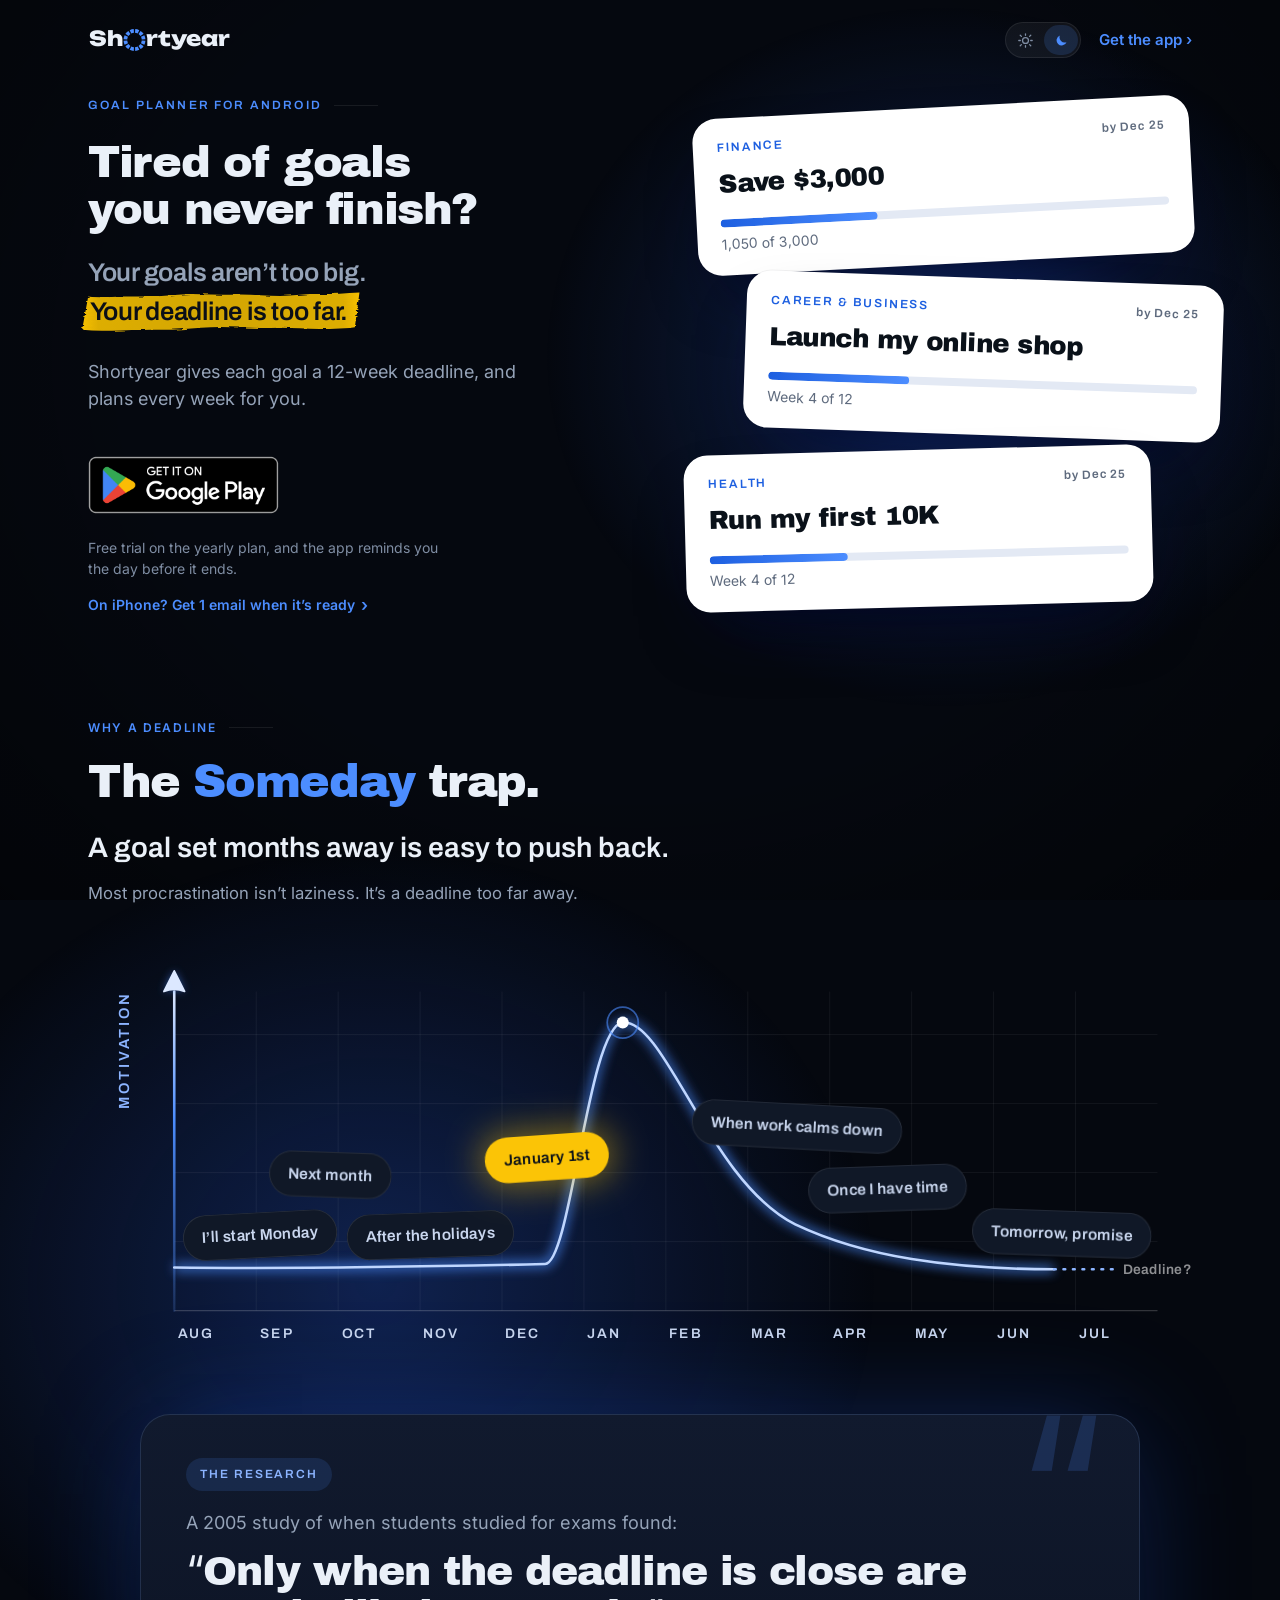
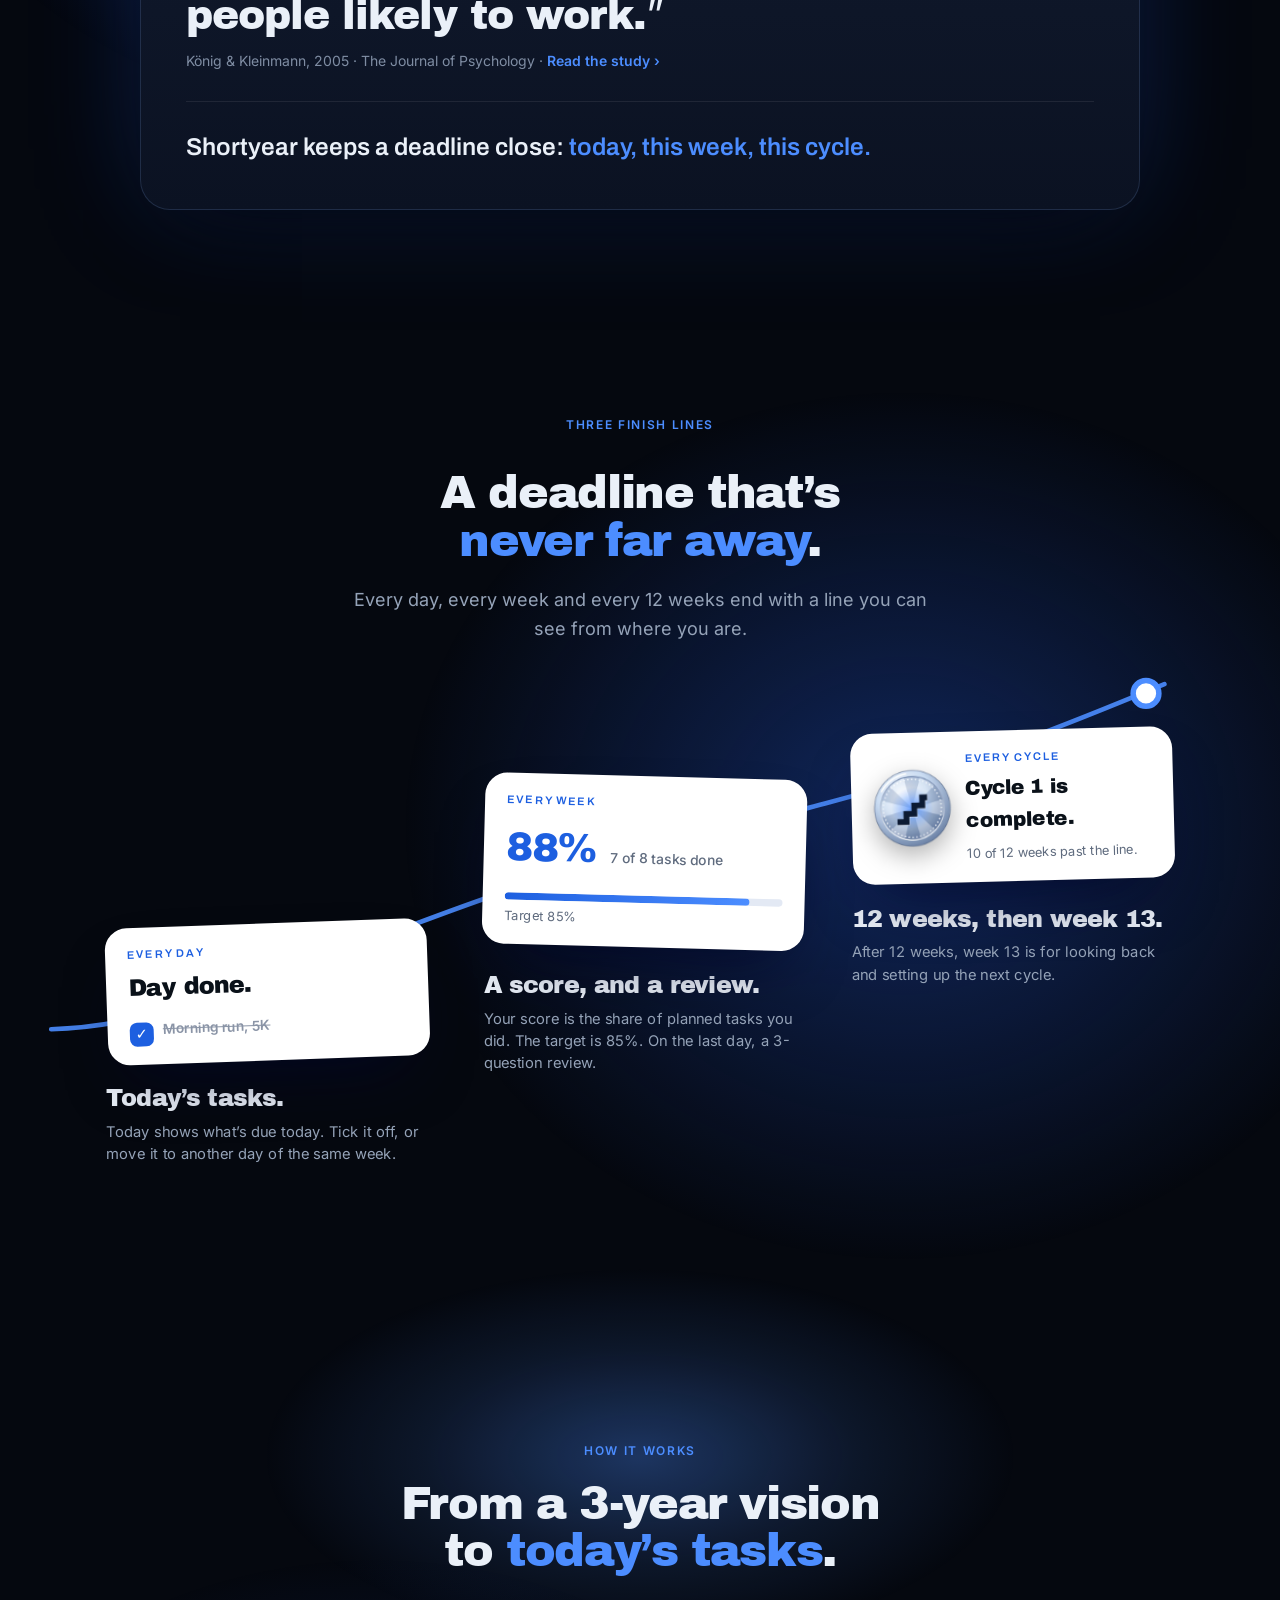
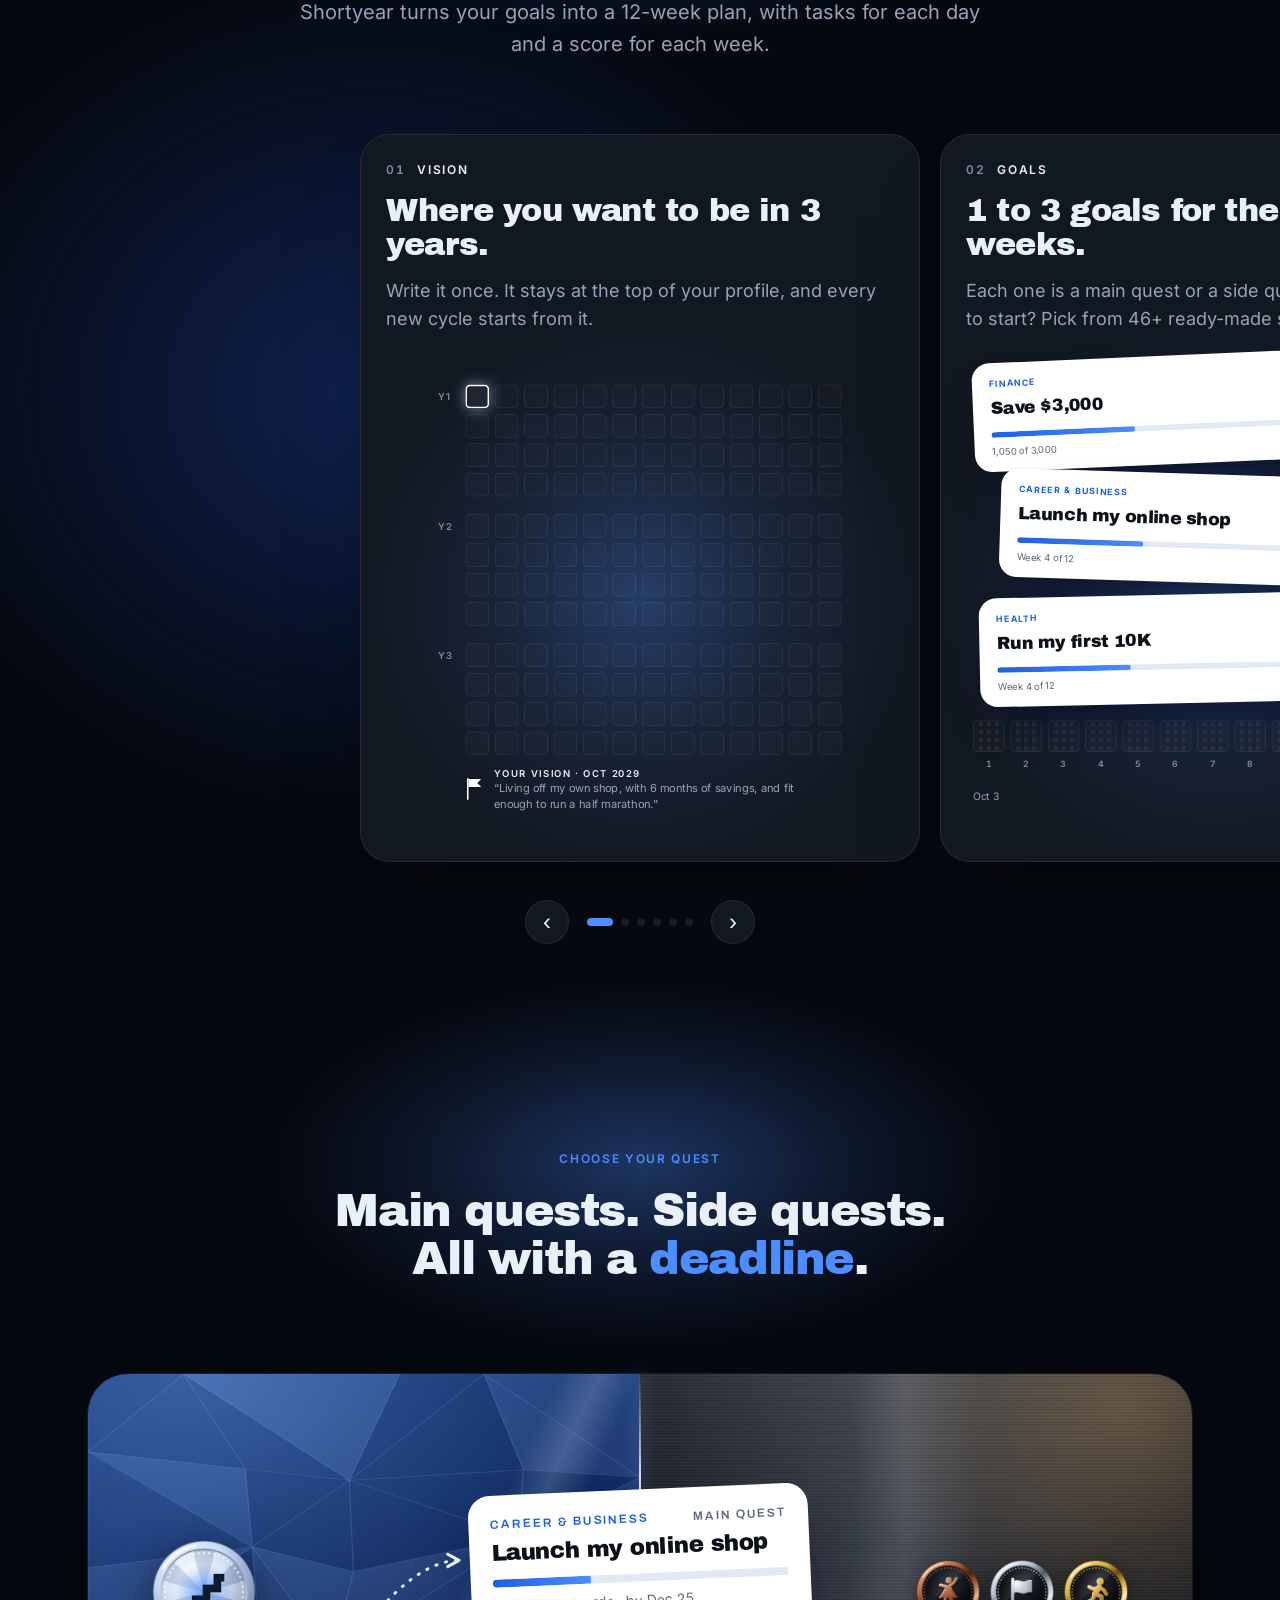
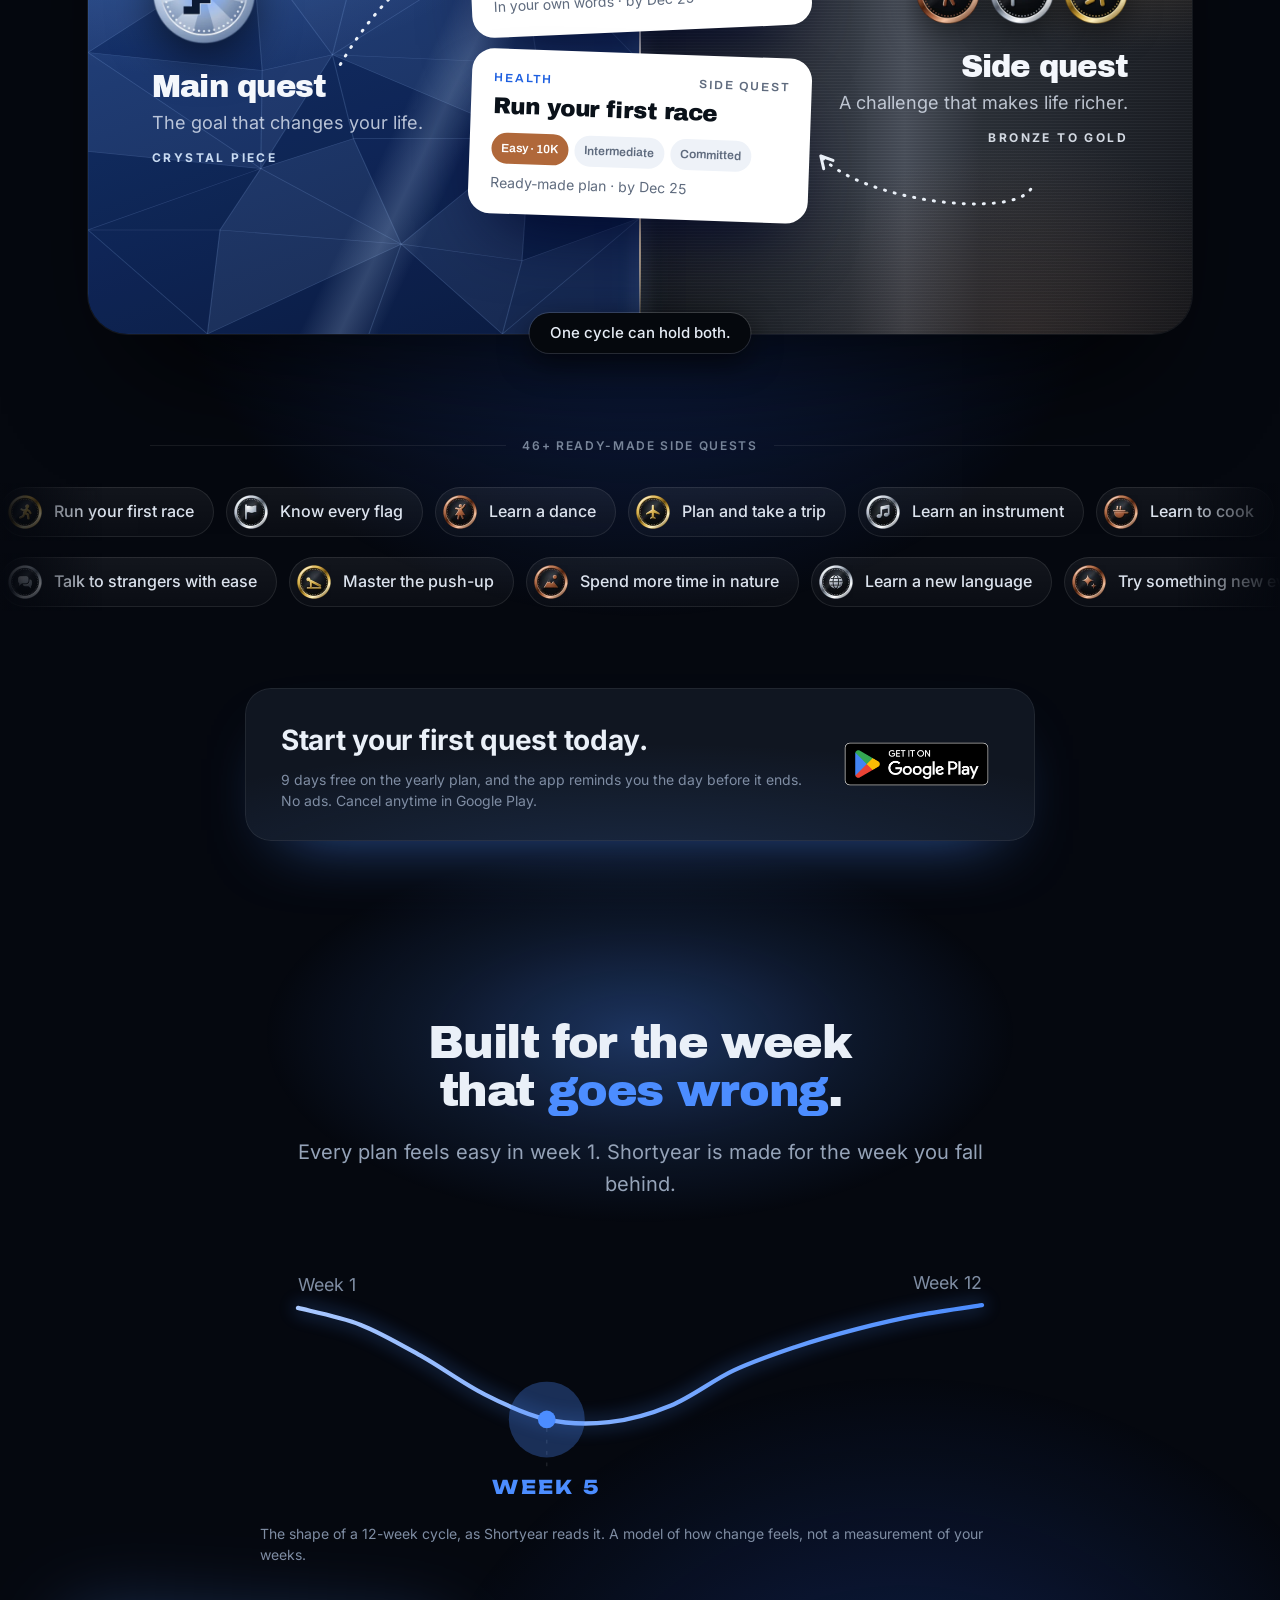
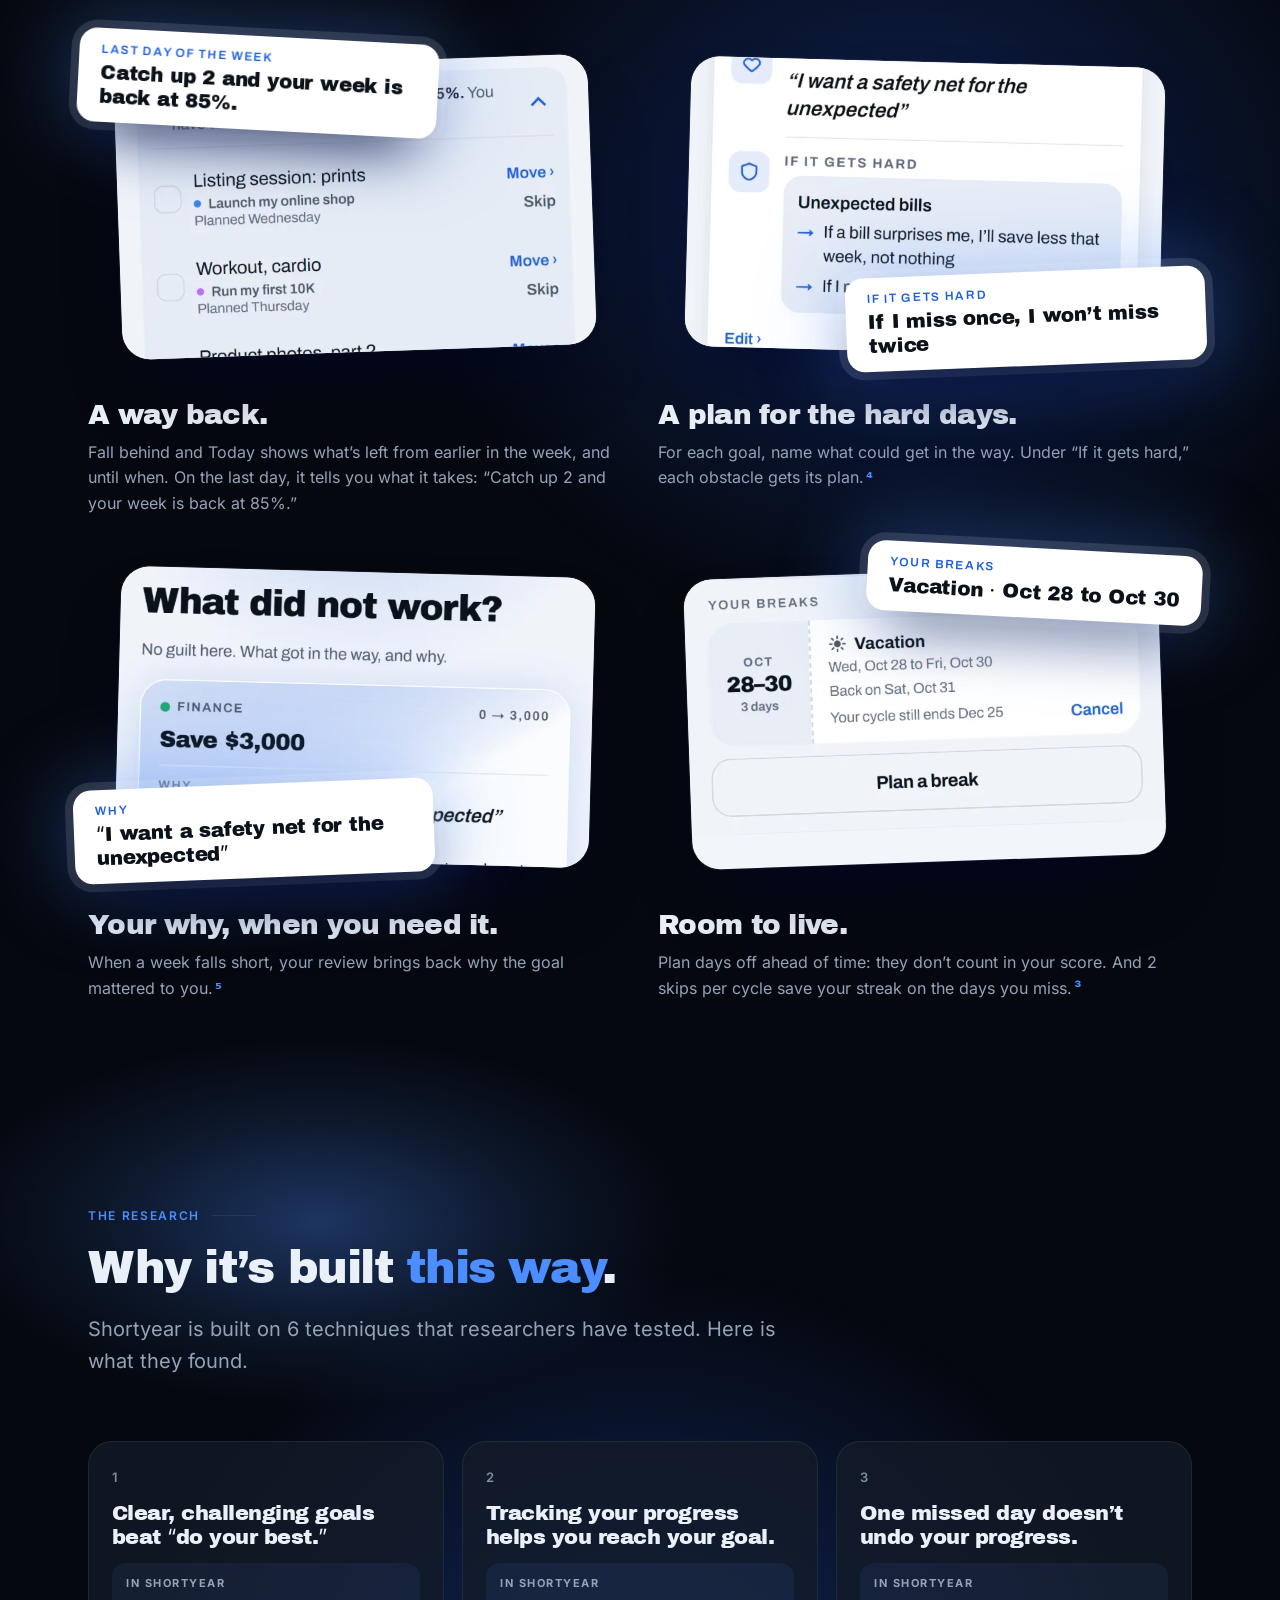
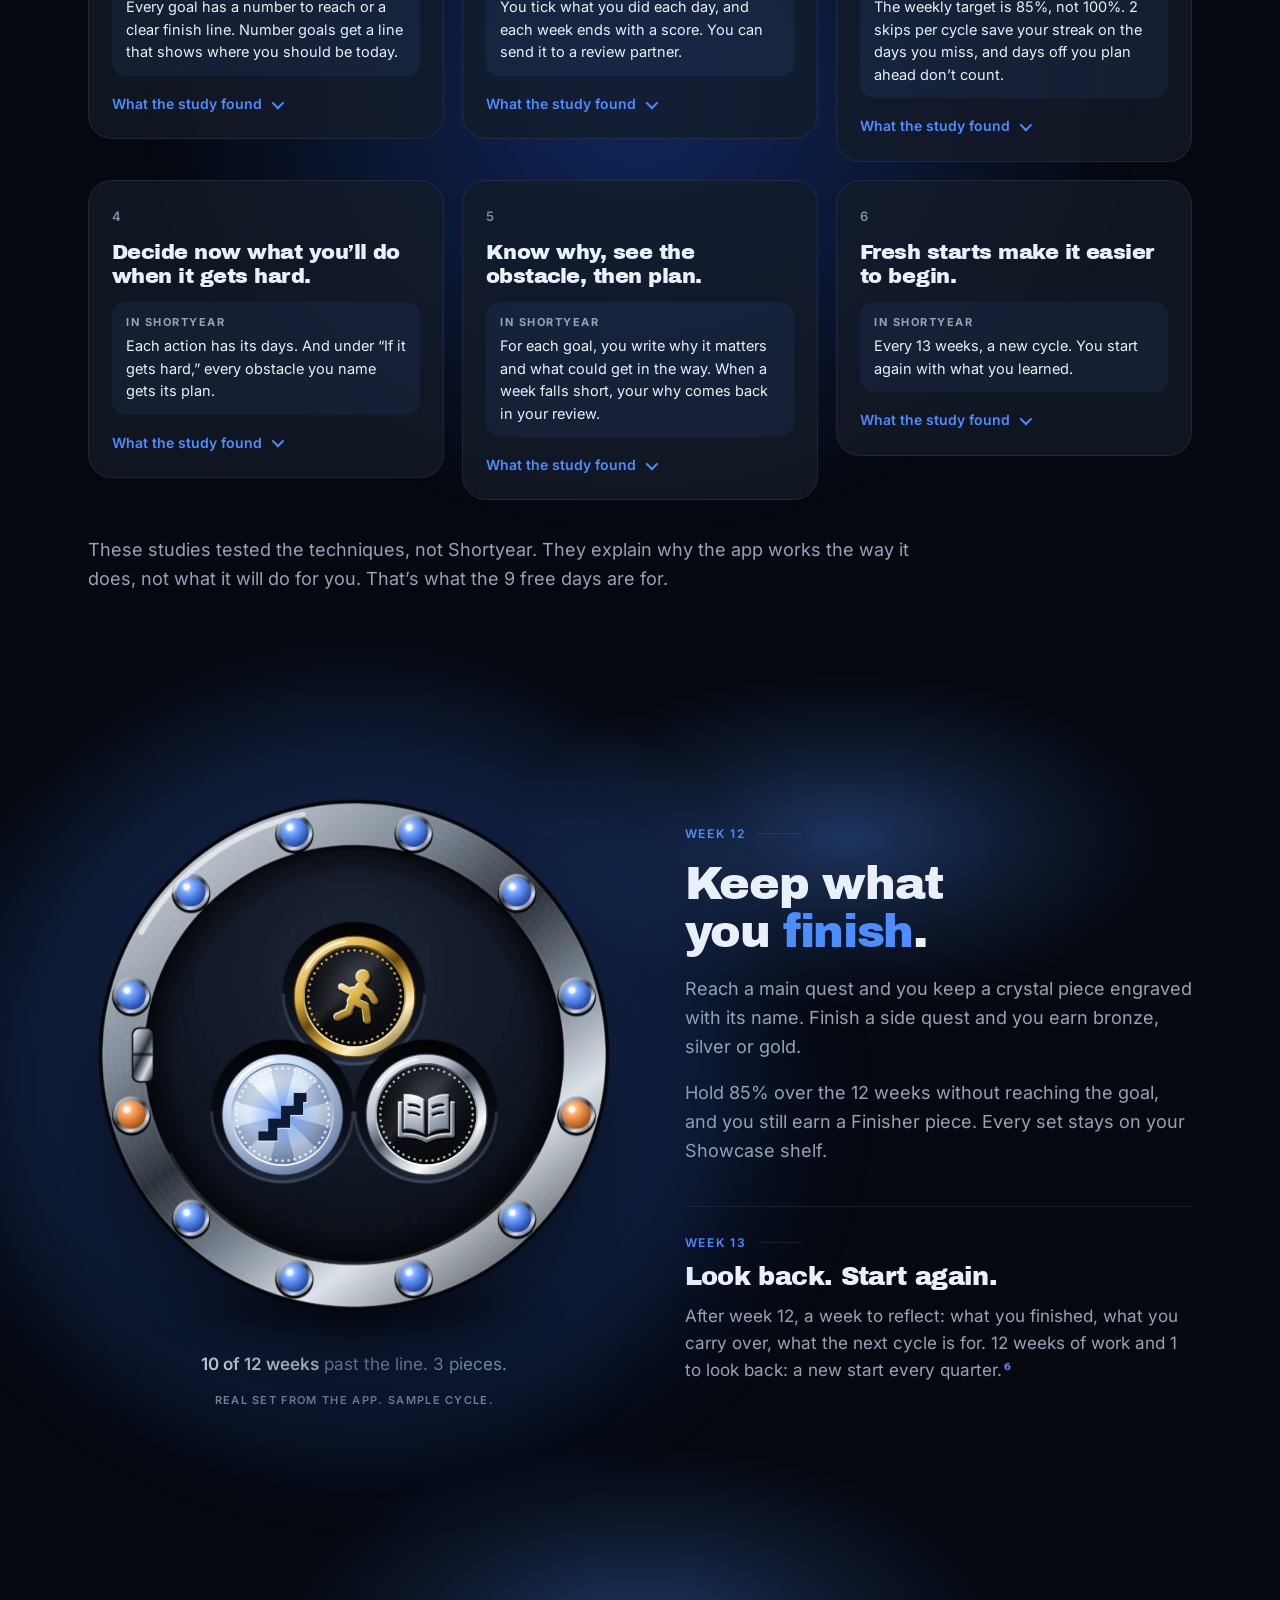
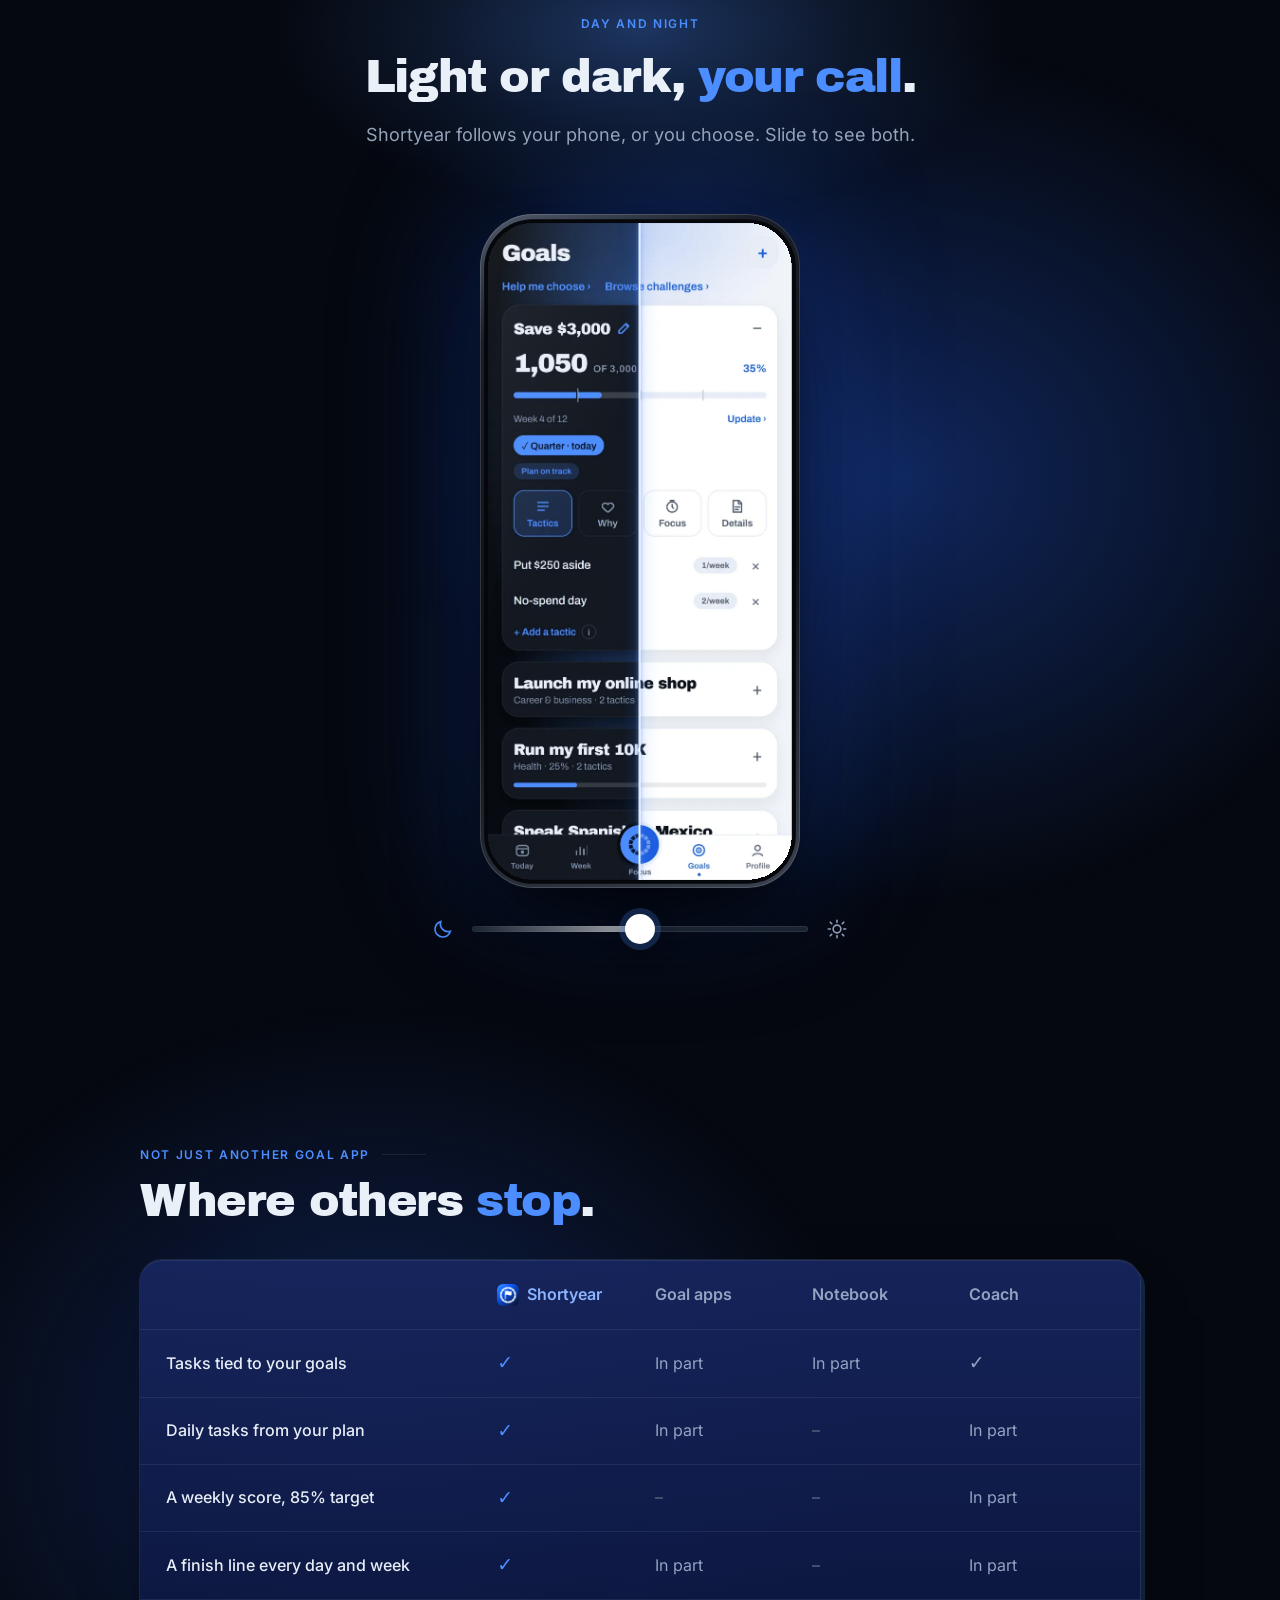
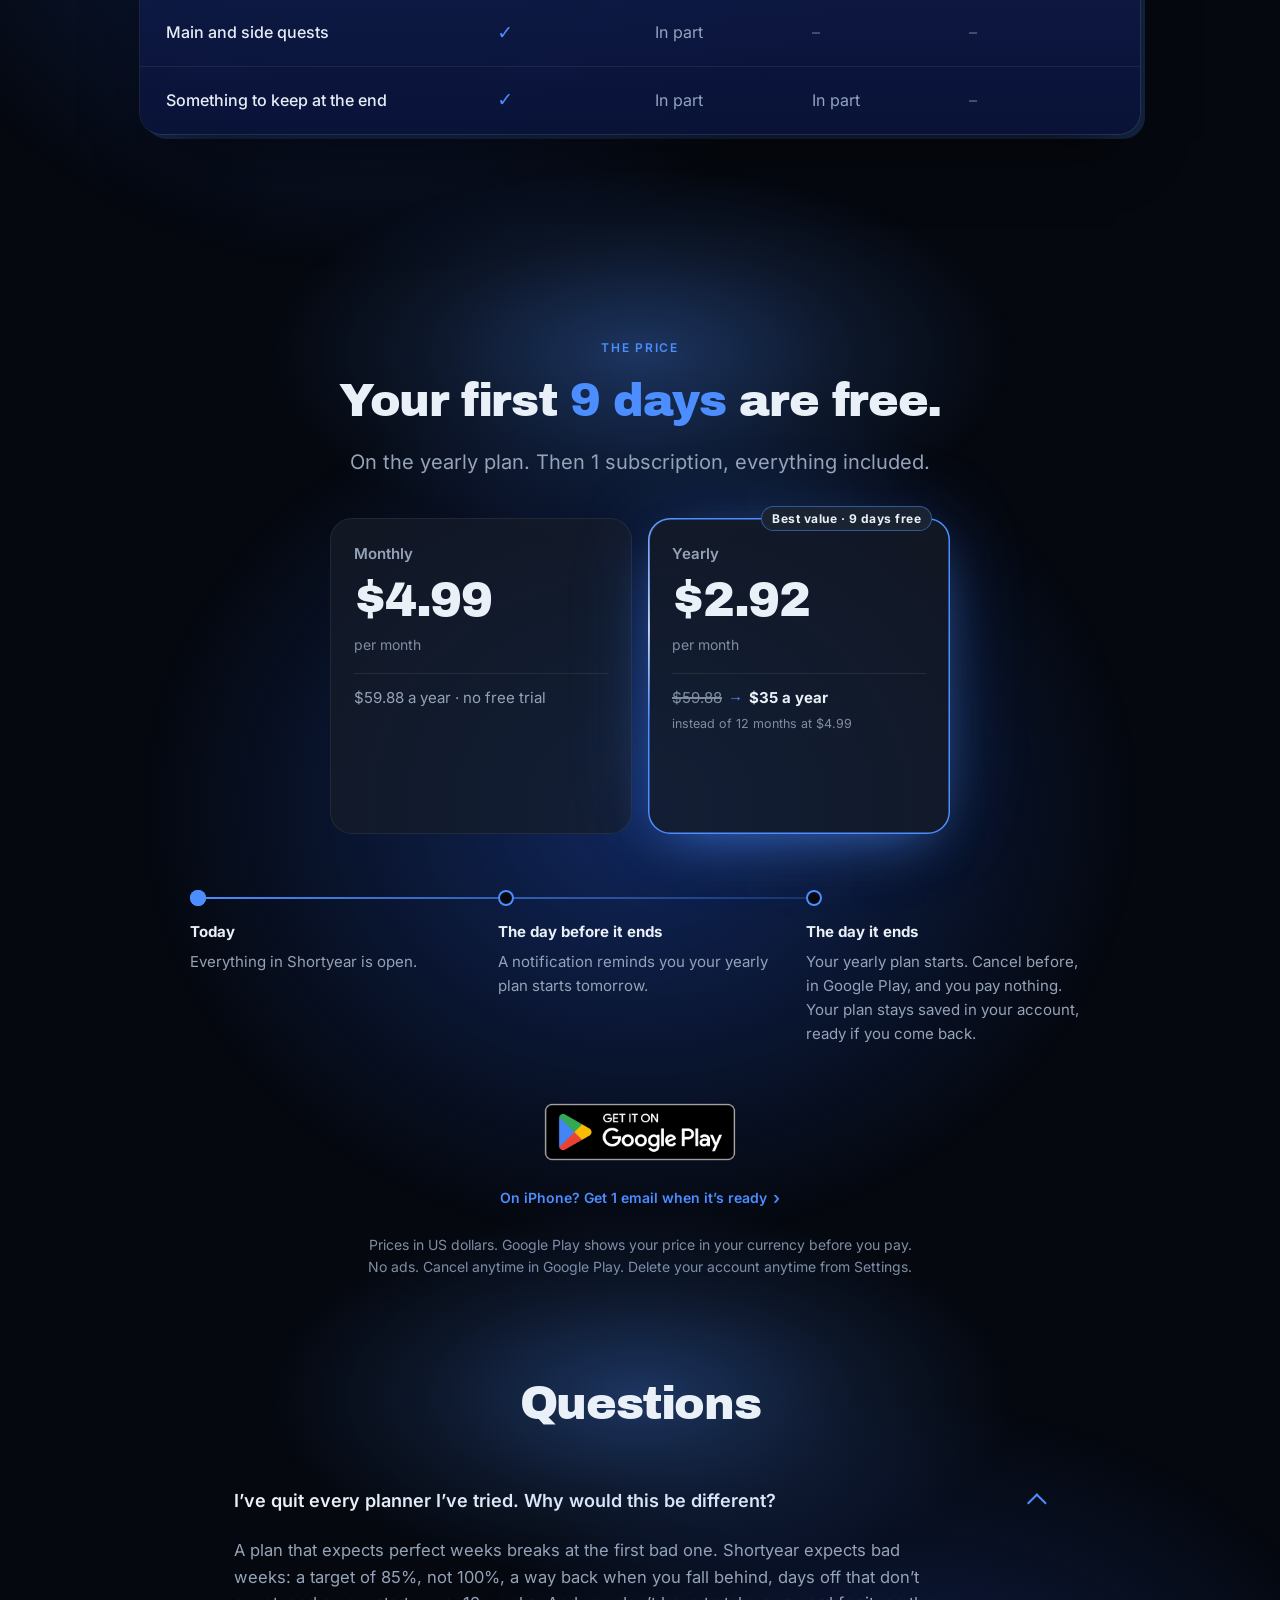
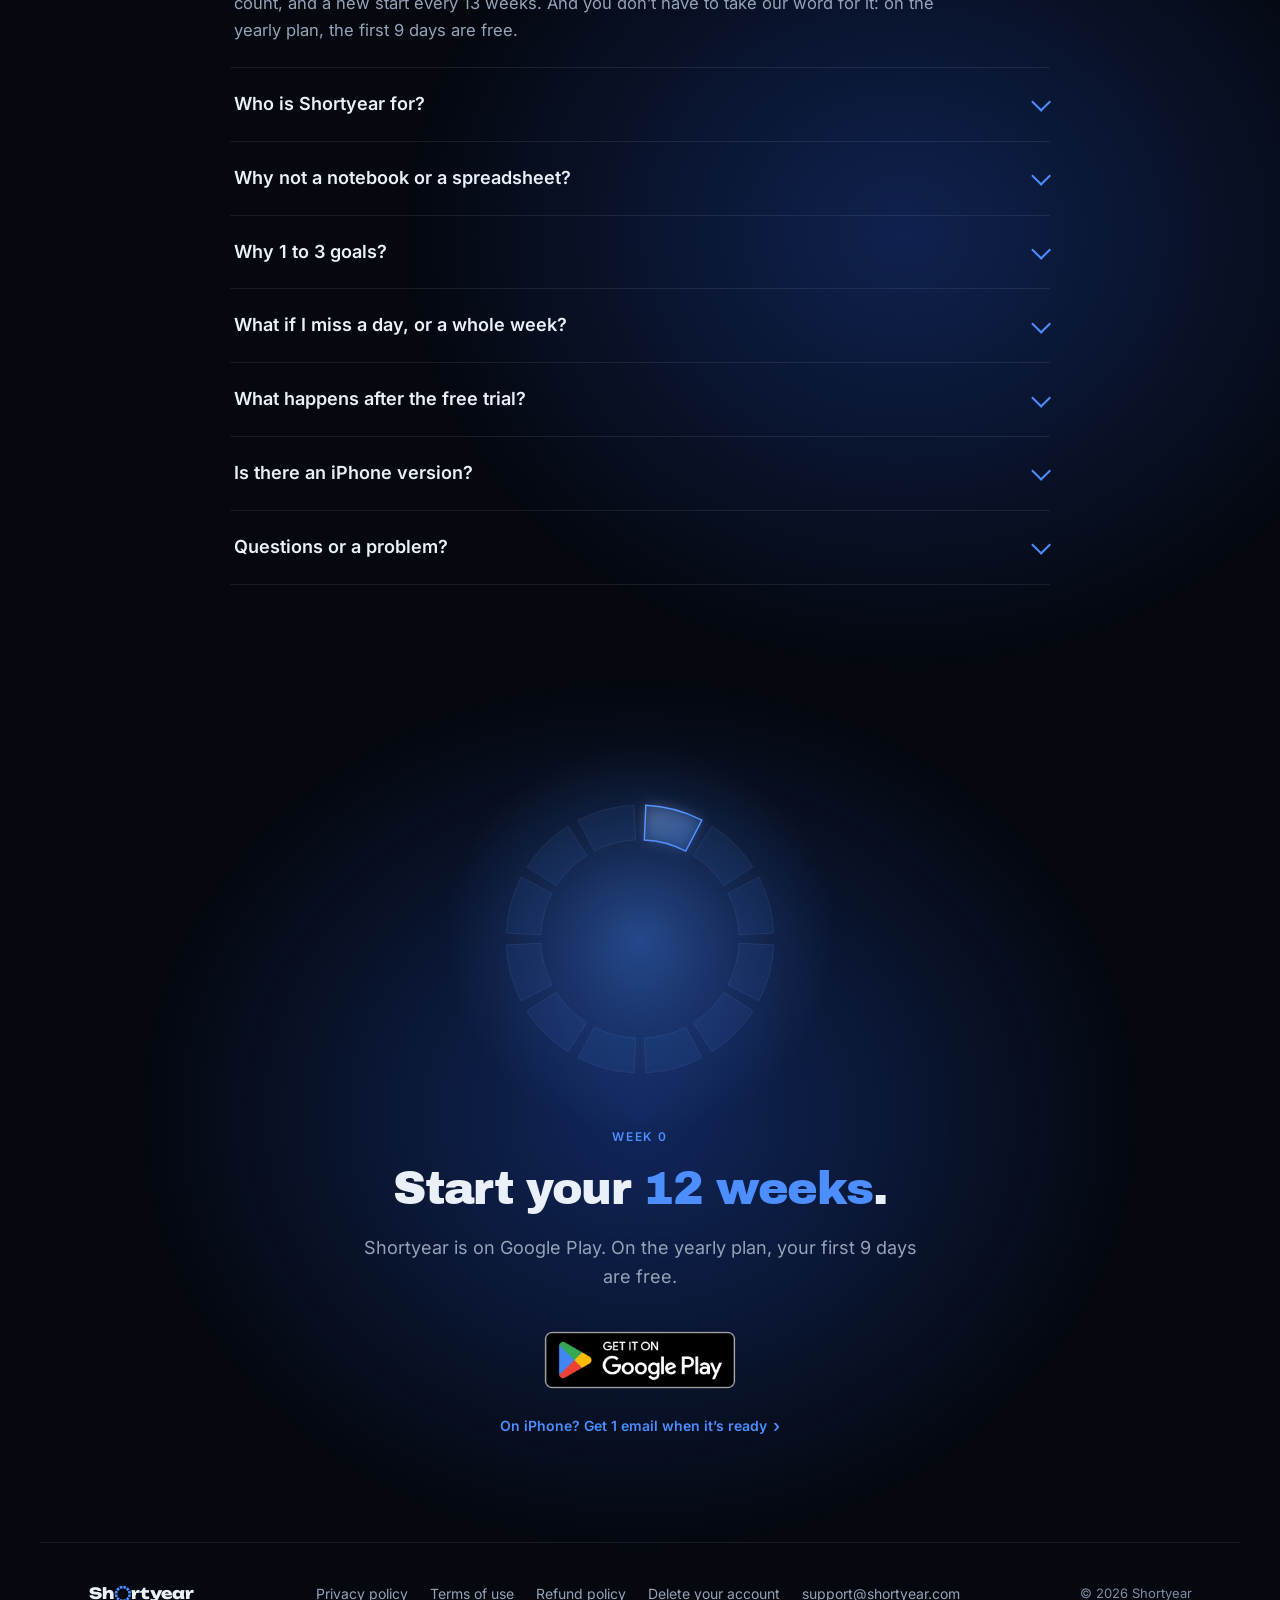
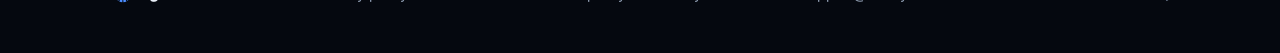
<file: index.html>
<!doctype html>
<html lang="en">
<head>
<meta charset="utf-8">
<meta name="viewport" content="width=device-width, initial-scale=1, viewport-fit=cover">
<title>Shortyear: Goals Planner · Give your goals a 12-week deadline</title>
<meta name="description" content="A goal planner app that turns your goals into a 12-week plan against procrastination, with daily tasks and a weekly score. On Google Play.">
<meta name="theme-color" content="#05080F">
<link rel="canonical" href="https://shortyear.com/">
<meta property="og:type" content="website">
<meta property="og:url" content="https://shortyear.com/">
<meta property="og:site_name" content="Shortyear">
<meta property="og:title" content="Give your goals a 12-week deadline.">
<meta property="og:description" content="A goal planner app that turns your goals into a 12-week plan against procrastination, with daily tasks and a weekly score. On Google Play.">
<meta property="og:image" content="https://shortyear.com/img/og.png">
<meta property="og:image:width" content="1200">
<meta property="og:image:height" content="630">
<meta name="twitter:card" content="summary_large_image">
<script type="application/ld+json">{"@context":"https://schema.org","@graph":[{"@type":"WebSite","name":"Shortyear","url":"https://shortyear.com/"},{"@type":"SoftwareApplication","name":"Shortyear","alternateName":"Shortyear: Goals Planner","description":"A goal planner app that turns your goals into a 12-week plan against procrastination, with daily tasks and a weekly score. On Google Play.","url":"https://shortyear.com/","image":"https://shortyear.com/img/og.png","applicationCategory":"ProductivityApplication","operatingSystem":"Android","installUrl":"https://play.google.com/store/apps/details?id=com.antidote.twelve","offers":[{"@type":"Offer","name":"Monthly","price":"4.99","priceCurrency":"USD"},{"@type":"Offer","name":"Yearly","price":"35.00","priceCurrency":"USD"}]}]}</script>
<link rel="icon" href="favicon.png?v=f98cb713">
<script>!function(){var e=document.documentElement,t=new URLSearchParams(location.search).get("theme"),a=null;try{a=localStorage.getItem("sy-theme")}catch(e){}var c="light"===t||"dark"===t?t:a||"dark";e.setAttribute("data-theme",c),e.classList.add("js"),(matchMedia("(prefers-reduced-motion: reduce)").matches||new URLSearchParams(location.search).has("still"))&&e.classList.add("still")}();</script>
<style>html{background:#05080F;color:#EAF0F8}html[data-theme=light]{background:#F1F4FA;color:#0A1119}body{opacity:0;animation:sy-show 0s 2.5s forwards}@keyframes sy-show{to{opacity:1}}</style>
<link rel="stylesheet" href="fonts/home.css?v=3c403220">
<link rel="stylesheet" href="home.css?v=9ee79879">
</head>
<body>
<div class="bg" aria-hidden="true" data-live><span class="aur a1"></span><span class="aur a2"></span><span class="aur a3"></span><span class="grid"></span><span class="grain"></span></div>
<header class="top wrap" id="top">
  <a class="home" href="index.html" aria-label="Shortyear, home"><svg class="wordmark" viewBox="-5 -87.6 695.0 116.2" role="img" aria-label="Shortyear"><text x="0" y="0" class="wm-text">Sh</text><g transform="translate(167.00 -82.60)" class="wm-ring"><path d="M56.80 0.13 A53.10 53.10 0 0 1 76.38 5.37 L68.46 21.60 A35.05 35.05 0 0 0 55.54 18.14 Z" style="--i:0"/><path d="M82.79 9.08 A53.10 53.10 0 0 1 97.12 23.41 L82.15 33.50 A35.05 35.05 0 0 0 72.70 24.05 Z" style="--i:1"/><path d="M100.83 29.82 A53.10 53.10 0 0 1 106.07 49.40 L88.06 50.66 A35.05 35.05 0 0 0 84.60 37.74 Z" style="--i:2"/><path d="M106.07 56.80 A53.10 53.10 0 0 1 100.83 76.38 L84.60 68.46 A35.05 35.05 0 0 0 88.06 55.54 Z" style="--i:3"/><path d="M97.12 82.79 A53.10 53.10 0 0 1 82.79 97.12 L72.70 82.15 A35.05 35.05 0 0 0 82.15 72.70 Z" style="--i:4"/><path d="M76.38 100.83 A53.10 53.10 0 0 1 56.80 106.07 L55.54 88.06 A35.05 35.05 0 0 0 68.46 84.60 Z" style="--i:5"/><path d="M49.40 106.07 A53.10 53.10 0 0 1 29.82 100.83 L37.74 84.60 A35.05 35.05 0 0 0 50.66 88.06 Z" style="--i:6"/><path d="M23.41 97.12 A53.10 53.10 0 0 1 9.08 82.79 L24.05 72.70 A35.05 35.05 0 0 0 33.50 82.15 Z" style="--i:7"/><path d="M5.37 76.38 A53.10 53.10 0 0 1 0.13 56.80 L18.14 55.54 A35.05 35.05 0 0 0 21.60 68.46 Z" style="--i:8"/><path d="M0.13 49.40 A53.10 53.10 0 0 1 5.37 29.82 L21.60 37.74 A35.05 35.05 0 0 0 18.14 50.66 Z" style="--i:9"/><path d="M9.08 23.41 A53.10 53.10 0 0 1 23.41 9.08 L33.50 24.05 A35.05 35.05 0 0 0 24.05 33.50 Z" style="--i:10"/><path d="M29.82 5.37 A53.10 53.10 0 0 1 49.40 0.13 L50.66 18.14 A35.05 35.05 0 0 0 37.74 21.60 Z" style="--i:11"/></g><text x="275.7" y="0" class="wm-text">rtyear</text></svg></a>
  <div class="top-right"><div class="theme" role="group" aria-label="Color theme"><button type="button" data-set="light" aria-label="Light"><svg viewBox="0 0 24 24" aria-hidden="true"><circle cx="12" cy="12" r="4.2"/><path d="M12 2.5v2.2M12 19.3v2.2M4.6 4.6l1.6 1.6M17.8 17.8l1.6 1.6M2.5 12h2.2M19.3 12h2.2M4.6 19.4l1.6-1.6M17.8 6.2l1.6-1.6"/></svg></button><button type="button" data-set="dark" aria-label="Dark"><svg viewBox="0 0 24 24" aria-hidden="true"><path d="M20 14.6A8.2 8.2 0 0 1 9.4 4a8.2 8.2 0 1 0 10.6 10.6z"/></svg></button></div><a class="toplink" data-play href="https://play.google.com/store/apps/details?id=com.antidote.twelve&amp;utm_source=shortyear_site&amp;utm_campaign=direct">Get the app ›</a></div>
</header>
<main>
  <section class="wrap hero" id="get" data-frame="hero">
    <div class="copy">
      <p class="label rise" style="--d:0s">GOAL PLANNER FOR ANDROID</p>
      <h1 class="rise" style="--d:.06s">Tired of goals<br>you never finish?</h1>
      <p class="answer rise" style="--d:.14s"><span class="a1">Your goals aren’t too&nbsp;big.</span><br><span class="a2" data-hl>Your deadline is too&nbsp;far.</span></p>
      <p class="hero-sol rise" style="--d:.18s">Shortyear gives each goal a 12-week deadline, and plans every week for you.</p>
      <div class="cta rise" style="--d:.22s">
        <a class="play" data-play href="https://play.google.com/store/apps/details?id=com.antidote.twelve&amp;utm_source=shortyear_site&amp;utm_campaign=direct"><img src="assets/google-play-badge.png" alt="Get it on Google Play" width="646" height="250" decoding="async"></a>
        <p class="fine hero-reassure">Free trial on the yearly plan, and the app reminds you the day before it ends.</p>
        <details class="ios-join"><summary>On iPhone? Get 1 email when it’s ready</summary><div class="join-block">
          <form class="join" data-join="hero" data-platform="ios">
            <label class="sr" for="email-hero">Email address</label>
            <input id="email-hero" name="email" type="email" required maxlength="254" placeholder="Your email" autocomplete="email">
            <input class="trap" type="text" name="website" tabindex="-1" autocomplete="off" aria-hidden="true">
            <button type="submit">Notify me</button>
          </form>
          <p class="join-error" role="alert" hidden>That didn’t go through. Try again, or write to <a href="mailto:support@shortyear.com">support@shortyear.com</a>.</p>
          <p class="fine">1 email when Shortyear is ready for iPhone, nothing else. <a href="privacy.html#waitlist">Privacy policy</a></p>
        </div></details>
      </div>
    </div>
    <div class="hero-goals" aria-label="3 goals, each with its deadline: Save $3,000, Launch my online shop, Run my first 10K, all by December 25">
      <article class="hg" style="--r:-3deg"><p class="hg-k">FINANCE<span>by Dec 25</span></p><b>Save $3,000</b><i class="hg-bar"><i style="width:35%"></i></i><p class="hg-f">1,050 of 3,000</p></article>
      <article class="hg" style="--r:2deg"><p class="hg-k">CAREER &amp; BUSINESS<span>by Dec 25</span></p><b>Launch my online shop</b><i class="hg-bar"><i style="width:33%"></i></i><p class="hg-f">Week 4 of 12</p></article>
      <article class="hg" style="--r:-1.5deg"><p class="hg-k">HEALTH<span>by Dec 25</span></p><b>Run my first 10K</b><i class="hg-bar"><i style="width:33%"></i></i><p class="hg-f">Week 4 of 12</p></article>
    </div>
  </section>
  <section class="wrap sec why2" id="why" data-frame="why a deadline" data-frame-top="96">
    <div class="head" data-reveal>
      <p class="label">WHY A DEADLINE</p>
      <h2>The <span class="k">Someday</span> trap.</h2>
      <p class="lede why2-lede">A goal set months away is easy to push back.</p>
      <p class="body why2-sub">Most procrastination isn’t laziness. It’s a deadline too far away.</p>
    </div>
    <div class="mc" data-reveal><div class="mc-in">
        <svg class="mc-svg" width="1200" height="450" viewBox="0 0 1200 450" aria-hidden="true">
          <defs><filter id="mcg" x="-20%" y="-50%" width="140%" height="200%"><feGaussianBlur stdDeviation="6"/></filter>
          <linearGradient id="mca" gradientUnits="userSpaceOnUse" x1="40" y1="400" x2="40" y2="30"><stop offset="0" stop-color="#4C8DFF" stop-opacity=".15"/><stop offset=".6" stop-color="#4C8DFF"/><stop offset="1" stop-color="#DCE8FF"/></linearGradient>
          <filter id="mcag" x="-200%" y="-50%" width="500%" height="200%"><feGaussianBlur stdDeviation="5"/></filter></defs>
          <path d="M40 80 H1180" class="mc-grid"/><path d="M40 160 H1180" class="mc-grid"/><path d="M40 240 H1180" class="mc-grid"/><path d="M40 320 H1180" class="mc-grid"/>
          <path d="M40 30 V400" class="mc-grid"/><text x="44" y="432" class="mc-month">AUG</text><path d="M135 30 V400" class="mc-grid"/><text x="139" y="432" class="mc-month">SEP</text><path d="M230 30 V400" class="mc-grid"/><text x="234" y="432" class="mc-month">OCT</text><path d="M325 30 V400" class="mc-grid"/><text x="329" y="432" class="mc-month">NOV</text><path d="M420 30 V400" class="mc-grid"/><text x="424" y="432" class="mc-month">DEC</text><path d="M515 30 V400" class="mc-grid"/><text x="519" y="432" class="mc-month">JAN</text><path d="M610 30 V400" class="mc-grid"/><text x="614" y="432" class="mc-month">FEB</text><path d="M705 30 V400" class="mc-grid"/><text x="709" y="432" class="mc-month">MAR</text><path d="M800 30 V400" class="mc-grid"/><text x="804" y="432" class="mc-month">APR</text><path d="M895 30 V400" class="mc-grid"/><text x="899" y="432" class="mc-month">MAY</text><path d="M990 30 V400" class="mc-grid"/><text x="994" y="432" class="mc-month">JUN</text><path d="M1085 30 V400" class="mc-grid"/><text x="1089" y="432" class="mc-month">JUL</text>
          <path d="M40 400 H1180" class="mc-base"/>
          <path d="M40 400 V30" stroke="#4C8DFF" stroke-width="8" opacity=".35" filter="url(#mcag)"/><path d="M40 400 V30" stroke="url(#mca)" stroke-width="3" stroke-linecap="round"/>
          <path d="M40 6 L52 30 Q40 25 28 30 Z" fill="#4C8DFF" opacity=".6" filter="url(#mcag)"/><path d="M40 6 L52 30 Q40 25 28 30 Z" class="mc-head"/>
          <text x="-12" y="30" class="mc-axis" transform="rotate(-90 -12 30)" text-anchor="end">MOTIVATION</text>
          <path d="M40 350 C 200 352, 380 348, 470 346 C 500 345, 520 70, 560 66 C 610 62, 660 250, 760 300 C 840 338, 940 352, 1060 352" class="mc-glow" filter="url(#mcg)"/><path d="M40 350 C 200 352, 380 348, 470 346 C 500 345, 520 70, 560 66 C 610 62, 660 250, 760 300 C 840 338, 940 352, 1060 352" class="mc-line"/>
          <path d="M1060 352 H1128" class="mc-dots"/>
          <circle cx="560" cy="66" r="7" class="mc-peak"/><circle cx="560" cy="66" r="18" class="mc-ring"/>
          <text x="1140" y="358" class="mc-dl">Deadline?</text>
        </svg>
        <span class="mc-pill" style="left:50px;top:286px;transform:rotate(-3deg)">I’ll start Monday</span><span class="mc-pill" style="left:150px;top:216px;transform:rotate(2deg)">Next month</span><span class="mc-pill" style="left:240px;top:286px;transform:rotate(-2deg)">After the holidays</span><span class="mc-pill hot" style="left:400px;top:196px;transform:rotate(-4deg)">January 1st</span><span class="mc-pill" style="left:640px;top:160px;transform:rotate(3deg)">When work calms down</span><span class="mc-pill" style="left:775px;top:232px;transform:rotate(-2deg)">Once I have time</span><span class="mc-pill" style="left:965px;top:284px;transform:rotate(2deg)">Tomorrow, promise</span>
    </div></div>
    <div class="why2-study" data-reveal><span class="why2-tag">THE RESEARCH</span>
      <p class="body">A 2005 study of when students studied for exams found:</p>
      <blockquote class="quote">“Only when the deadline is close are people likely to work.”</blockquote>
      <p class="src">König &amp; Kleinmann, 2005 · The Journal of Psychology · <a href="https://doi.org/10.3200/JRLP.139.1.33-45" target="_blank" rel="noopener">Read the study ›</a></p>
      <p class="why2-end">Shortyear keeps a deadline close: <span class="k">today, this week, this cycle.</span></p>
    </div>
  </section>
  <section class="wrap sec tfl2" id="three-finish-lines" data-frame="three finish lines" data-frame-top="96">
    <div class="head center" data-reveal>
      <p class="label">THREE FINISH LINES</p>
      <h2>A deadline that’s <span class="k">never far away</span>.</h2>
      <p class="body m-cut">Every day, every week and every 12 weeks end with a line you can see from where you are.</p>
    </div>
    <div class="tl" data-reveal><div class="tl-in">
      <svg class="tl-svg" width="1200" height="560" viewBox="0 0 1200 560" aria-hidden="true"><path d="M-40 335 C 140 330, 330 210, 605 140 S 930 60, 1170 -40" class="tl-line"/><circle cx="1150" cy="-30" r="14" class="tl-end"/></svg>
      <div class="tl-step" style="left:20px;top:220px">
        <article class="tl-card" style="--r:-2deg"><p class="tl-k">EVERY DAY</p><b>Day done.</b><p class="tl-task"><span class="tl-chk">✓</span><s>Morning run, 5K</s></p></article>
        <div class="tl-txt"><h3>Today’s tasks.</h3><p>Today shows what’s due today. Tick it off, or move it to another day of the same week.</p></div>
      </div>
      <div class="tl-step" style="left:430px;top:60px">
        <article class="tl-card" style="--r:1.5deg"><p class="tl-k">EVERY WEEK</p><b class="tl-big">88% <small>7 of 8 tasks done</small></b><i class="tl-bar"><i style="width:88%"></i></i><p class="tl-s">Target 85%</p></article>
        <div class="tl-txt"><h3>A score, and a review.</h3><p>Your score is the share of planned tasks you did. The target is 85%. On the last day, a 3-question review.</p></div>
      </div>
      <div class="tl-step" style="left:830px;top:10px">
        <article class="tl-card tl-cycle" style="--r:-1.5deg"><img src="assets/set-crystal.webp" alt="" width="84" height="84" loading="lazy" decoding="async"><div><p class="tl-k">EVERY CYCLE</p><b>Cycle 1 is complete.</b><p class="tl-s">10 of 12 weeks past the line.</p></div></article>
        <div class="tl-txt"><h3>12 weeks, then week 13.</h3><p>After 12 weeks, week 13 is for looking back and setting up the next cycle.</p></div>
      </div>
    </div></div>
  </section>
  <section class="wrap sec hw" id="how" data-frame="how it works" data-frame-top="96">
    <div class="head center" data-reveal>
      <span class="tglow " data-reveal data-live aria-hidden="true"></span>
      <p class="label">HOW IT WORKS</p>
      <h2 class="shine">From a 3-year vision to <span class="k">today’s tasks</span>.</h2>
      <p class="lede m-cut">Shortyear turns your goals into a 12-week plan, with tasks for each day and a score for each week.</p>
    </div>
    <div class="hw-scrolly" id="hw">
      <div class="hw-pin">
        <ol class="hw-rail" id="hw-rail">
          <li class="hw-st"><p class="hw-k"><span>01</span><b>VISION</b></p><div class="hw-txt"><div><h3>Where you want to be in 3 years.</h3><p class="body">Write it once.<span class="m-cut"> It stays at the top of your profile, and every new cycle starts from it.</span></p></div></div></li>
          <li class="hw-st"><p class="hw-k"><span>02</span><b>GOALS</b></p><div class="hw-txt"><div><h3>1 to 3 goals for the next 12 weeks.</h3><p class="body">Each one is a main quest or a side quest.<span class="m-cut"> Not sure where to start? Pick from 46+ ready-made side quests.</span></p></div></div></li>
          <li class="hw-st"><p class="hw-k"><span>03</span><b>TACTICS</b></p><div class="hw-txt"><div><h3>Plan once.</h3><p class="body">Add the actions you’ll repeat, and Shortyear writes the tasks for all 12 weeks.<a class="ref" href="#r1" aria-label="Research note 1">¹</a><span class="m-cut"> You decide at the start. After that, you just act.</span></p></div></div></li>
          <li class="hw-st"><p class="hw-k"><span>04</span><b>TODAY</b></p><div class="hw-txt"><div><h3>Tick what you did.</h3><p class="body">Today shows what’s due.<span class="m-cut"> Missed something? Move it to another day of the same week, or skip it.<a class="ref" href="#r2" aria-label="Research note 2">²</a></span></p></div></div></li>
          <li class="hw-st"><p class="hw-k"><span>05</span><b>WEEK</b></p><div class="hw-txt"><div><h3>Aim for 85%, not 100%.</h3><p class="body"><span class="m-cut">Your score is the share of planned tasks you actually did. </span>The target leaves room for a bad day, not for a lost week.<a class="ref" href="#r3" aria-label="Research note 3">³</a></p></div></div></li>
          <li class="hw-st"><p class="hw-k"><span>06</span><b>FOCUS</b></p><div class="hw-txt"><div><h3>Time your sessions.</h3><p class="body"><span class="m-cut">Start a focus session from any task: deep work, learning, a workout. </span>Lock your phone: the timer stays on your lock screen.</p></div></div></li>
        </ol>
        <div class="hw-mrail" aria-hidden="true"><div class="hw-segs"><i></i><i></i><i></i><i></i><i></i><i></i></div><p class="hw-k" id="hw-mk"><span>01</span><b>VISION</b></p></div>
        <div class="hw-view" id="hw-view">
          <div class="hw-scene" id="hw-scene">
            <span class="hw-halo" aria-hidden="true"></span>
            <div class="hw-lv cur" style="transform-origin: 50% 21%">
              <div>
                <div class="hw-years" id="hw-years" role="img" aria-label="3 years, 156 weeks in rows of 13. Week 1 is the current week. At the end, your vision"></div>
                <div class="hw-vis">
                  <svg width="22" height="30" viewBox="0 0 22 30" aria-hidden="true"><path class="pole" d="M3 2v27"/><path class="flag" d="M4 3h16l-5 5 5 5H4z"/></svg>
                  <p><b>YOUR VISION · OCT 2029</b>“Living off my own shop, with 6 months of savings, and fit enough to run a half marathon.”</p>
                </div>
              </div>
            </div>
            <div class="hw-lv future" style="transform-origin: 28% 58%">
              <div class="hw-cyc" id="hw-cyc">
                <div class="hw-goals hw-gcards">
                  <article class="gc" style="--r:-2.5deg"><p class="gc-k">FINANCE<span>MAIN QUEST</span></p><b>Save $3,000</b><i class="gc-bar"><i style="width:35%"></i></i><p class="gc-f"><span>1,050 of 3,000</span><span>by Dec 25</span></p></article>
                  <article class="gc" style="--r:1.8deg"><p class="gc-k">CAREER &amp; BUSINESS<span>MAIN QUEST</span></p><b>Launch my online shop</b><i class="gc-bar"><i style="width:33%"></i></i><p class="gc-f"><span>Week 4 of 12</span><span>by Dec 25</span></p></article>
                  <article class="gc" style="--r:-1.2deg"><p class="gc-k">HEALTH<span>SIDE QUEST</span></p><b>Run my first 10K</b><i class="gc-bar"><i style="width:33%"></i></i><p class="gc-f"><span>Week 4 of 12</span><span>by Dec 25</span></p></article>
                </div>
                <div class="hw-row" id="hw-row" role="img" aria-label="One cycle: 12 weeks of tasks, then week 13 to look back"></div>
                <p class="hw-dl"><span>Oct 3</span><span><b>Dec 25</b>, the deadline</span></p>
                <p class="hw-sf"><b>Every week planned</b>, from 4 tactics.</p>
              </div>
            </div>
            <div class="hw-lv future" id="hw-l3" style="transform-origin: 50% 50%">
              <div class="hw-wk">
                <div class="hw-days" id="hw-days" role="img" aria-label="Week 4, Friday October 23 to Thursday October 29, with its planned tasks"></div>
                <figure class="phone hw-phone" id="hw-ph3"><div class="screen">
                  <div class="hw-scr on" data-s="today"><img class="t-dark" data-src="assets/flow-today-dark-640.webp" data-srcset="assets/flow-today-dark-640.webp 640w, assets/flow-today-dark.webp 1179w" sizes="(max-width: 899px) 92vw, 272px" alt="Today, Saturday October 24, week 4: 4 tasks to do, one per goal" width="1179" height="2553" loading="lazy" decoding="async"><img class="t-light" data-src="assets/flow-today-light-640.webp" data-srcset="assets/flow-today-light-640.webp 640w, assets/flow-today-light.webp 1179w" sizes="(max-width: 899px) 92vw, 272px" alt="Today, Saturday October 24, week 4: 4 tasks to do, one per goal" width="1179" height="2553" loading="lazy" decoding="async"></div>
                  <div class="hw-scr" data-s="done"><img class="t-dark" data-src="assets/flow-done-dark-640.webp" data-srcset="assets/flow-done-dark-640.webp 640w, assets/flow-done-dark.webp 1179w" sizes="(max-width: 899px) 92vw, 272px" alt="Today: the last task ticked. Day done. Everything planned today is done." width="1179" height="2553" loading="lazy" decoding="async"><img class="t-light" data-src="assets/flow-done-light-640.webp" data-srcset="assets/flow-done-light-640.webp 640w, assets/flow-done-light.webp 1179w" sizes="(max-width: 899px) 92vw, 272px" alt="Today: the last task ticked. Day done. Everything planned today is done." width="1179" height="2553" loading="lazy" decoding="async"></div>
                  <div class="hw-scr" data-s="week"><img class="t-dark" data-src="assets/flow-week-dark-640.webp" data-srcset="assets/flow-week-dark-640.webp 640w, assets/flow-week-dark.webp 1179w" sizes="(max-width: 899px) 92vw, 272px" alt="Week 4, Oct 23 to Oct 29: execution score 88%, 7 of 8 tasks done, target 85%" width="1179" height="2553" loading="lazy" decoding="async"><img class="t-light" data-src="assets/flow-week-light-640.webp" data-srcset="assets/flow-week-light-640.webp 640w, assets/flow-week-light.webp 1179w" sizes="(max-width: 899px) 92vw, 272px" alt="Week 4, Oct 23 to Oct 29: execution score 88%, 7 of 8 tasks done, target 85%" width="1179" height="2553" loading="lazy" decoding="async"></div>
                  <span class="sweep" aria-hidden="true"></span><span class="glass" aria-hidden="true"></span>
                </div></figure>
              </div>
            </div>
            <div class="hw-lv future">
              <div class="hw-fx">
                <figure class="phone hw-phone"><div class="screen">
                  <div class="hw-scr on"><img class="t-dark" data-src="assets/flow-focus-dark-640.webp" data-srcset="assets/flow-focus-dark-640.webp 640w, assets/flow-focus-dark.webp 1179w" sizes="(max-width: 899px) 92vw, 272px" alt="Focus: a session running for 24 minutes on Launch my online shop, Deep work" width="1179" height="2553" loading="lazy" decoding="async"><img class="t-light" data-src="assets/flow-focus-light-640.webp" data-srcset="assets/flow-focus-light-640.webp 640w, assets/flow-focus-light.webp 1179w" sizes="(max-width: 899px) 92vw, 272px" alt="Focus: a session running for 24 minutes on Launch my online shop, Deep work" width="1179" height="2553" loading="lazy" decoding="async"></div>
                  <span class="glass" aria-hidden="true"></span>
                </div></figure>
              </div>
            </div>
          </div>
          <p class="caption hw-cap" id="hw-cap">Illustration of “My 3 years”. Sample account.</p>
        </div>
        <div class="hw-mtext" id="hw-mtext" aria-hidden="true"></div>
      </div>
    </div>
  </section>
  <section class="wrap sec qs" id="quests" data-frame="choose your quest" data-frame-top="96">
    <div class="head center" data-reveal>
      <span class="tglow " data-reveal data-live aria-hidden="true"></span>
      <p class="label">CHOOSE YOUR QUEST</p>
      <h2 class="shine">Main quests. Side quests.<br>All with a <span class="k">deadline</span>.</h2>
    </div>
    <div class="qs-worlds">
      <div class="qs-w qs-main">
        <svg class="qs-facets" viewBox="0 0 393 748" preserveAspectRatio="none" aria-hidden="true"><g stroke="#9CC0FF" stroke-opacity=".10" stroke-width=".8" vector-effect="non-scaling-stroke"><polygon points="0,0 68,0 0,104" fill="#02081A" fill-opacity="0.13"/><polygon points="68,0 112,127 0,104" fill="#02081A" fill-opacity="0.10"/><polygon points="68,0 222,0 186,142" fill="#FFF" fill-opacity="0.06"/><polygon points="68,0 186,142 112,127" fill="#02081A" fill-opacity="0.09"/><polygon points="222,0 282,0 186,142" fill="#02081A" fill-opacity="0.12"/><polygon points="282,0 310,128 186,142" fill="#02081A" fill-opacity="0.12"/><polygon points="282,0 393,0 393,138" fill="#FFF" fill-opacity="0.05"/><polygon points="282,0 393,138 310,128" fill="#FFF" fill-opacity="0.06"/><polygon points="0,104 112,127 117,231" fill="#FFF" fill-opacity="0.04"/><polygon points="0,104 117,231 0,259" fill="#02081A" fill-opacity="0.10"/><polygon points="112,127 186,142 117,231" fill="#02081A" fill-opacity="0.13"/><polygon points="186,142 189,264 117,231" fill="#02081A" fill-opacity="0.11"/><polygon points="186,142 310,128 307,218" fill="#02081A" fill-opacity="0.12"/><polygon points="186,142 307,218 189,264" fill="#02081A" fill-opacity="0.13"/><polygon points="310,128 393,138 307,218" fill="#02081A" fill-opacity="0.12"/><polygon points="393,138 393,262 307,218" fill="#FFF" fill-opacity="0.04"/><polygon points="0,259 117,231 0,372" fill="#FFF" fill-opacity="0.05"/><polygon points="117,231 124,396 0,372" fill="#02081A" fill-opacity="0.11"/><polygon points="117,231 189,264 174,375" fill="#FFF" fill-opacity="0.06"/><polygon points="117,231 174,375 124,396" fill="#FFF" fill-opacity="0.04"/><polygon points="189,264 307,218 174,375" fill="#FFF" fill-opacity="0.06"/><polygon points="307,218 320,387 174,375" fill="#FFF" fill-opacity="0.05"/><polygon points="307,218 393,262 393,384" fill="#FFF" fill-opacity="0.05"/><polygon points="307,218 393,384 320,387" fill="#FFF" fill-opacity="0.04"/><polygon points="0,372 124,396 123,527" fill="#FFF" fill-opacity="0.04"/><polygon points="0,372 123,527 0,504" fill="#FFF" fill-opacity="0.05"/><polygon points="124,396 174,375 123,527" fill="#FFF" fill-opacity="0.06"/><polygon points="174,375 189,487 123,527" fill="#02081A" fill-opacity="0.13"/><polygon points="174,375 320,387 315,487" fill="#FFF" fill-opacity="0.05"/><polygon points="174,375 315,487 189,487" fill="#02081A" fill-opacity="0.11"/><polygon points="320,387 393,384 315,487" fill="#FFF" fill-opacity="0.04"/><polygon points="393,384 393,474 315,487" fill="#02081A" fill-opacity="0.12"/><polygon points="0,504 123,527 0,609" fill="#02081A" fill-opacity="0.12"/><polygon points="123,527 94,609 0,609" fill="#02081A" fill-opacity="0.13"/><polygon points="123,527 189,487 223,628" fill="#FFF" fill-opacity="0.05"/><polygon points="123,527 223,628 94,609" fill="#FFF" fill-opacity="0.06"/><polygon points="189,487 315,487 223,628" fill="#02081A" fill-opacity="0.09"/><polygon points="315,487 309,650 223,628" fill="#FFF" fill-opacity="0.06"/><polygon points="315,487 393,474 393,593" fill="#02081A" fill-opacity="0.09"/><polygon points="315,487 393,593 309,650" fill="#02081A" fill-opacity="0.13"/><polygon points="0,609 94,609 85,748" fill="#02081A" fill-opacity="0.10"/><polygon points="0,609 85,748 0,748" fill="#02081A" fill-opacity="0.09"/><polygon points="94,609 223,628 85,748" fill="#FFF" fill-opacity="0.06"/><polygon points="223,628 200,748 85,748" fill="#02081A" fill-opacity="0.11"/><polygon points="223,628 309,650 295,748" fill="#FFF" fill-opacity="0.05"/><polygon points="223,628 295,748 200,748" fill="#02081A" fill-opacity="0.10"/><polygon points="309,650 393,593 295,748" fill="#FFF" fill-opacity="0.04"/><polygon points="393,593 393,748 295,748" fill="#FFF" fill-opacity="0.04"/></g></svg>
        <img class="qs-piece" src="assets/piece-crystal.webp" alt="" width="240" height="240" loading="lazy" decoding="async">
        <p class="qs-name">Main quest</p>
        <p class="qs-line">The goal that changes your life.</p>
        <p class="qs-metal">CRYSTAL PIECE</p>
        <span class="qs-dim" aria-hidden="true"></span>
      </div>
      <div class="qs-w qs-side">
        <div class="qs-medals" aria-hidden="true"><img src="assets/medal-dance.webp" alt="" width="160" height="160" loading="lazy" decoding="async"><img src="assets/medal-flags.webp" alt="" width="160" height="160" loading="lazy" decoding="async"><img src="assets/medal-running.webp" alt="" width="160" height="160" loading="lazy" decoding="async"></div>
        <p class="qs-name">Side quest</p>
        <p class="qs-line">A challenge that makes life richer.</p>
        <p class="qs-metal">BRONZE TO GOLD</p>
        <span class="qs-dim" aria-hidden="true"></span>
      </div>
      <span class="qs-seam" aria-hidden="true"></span>
      <div class="qs-cards" aria-label="A main quest and a side quest, both with a deadline"><article class="qc qc-main" style="--r:-2.5deg"><p class="qc-k">CAREER &amp; BUSINESS<span>MAIN QUEST</span></p><b>Launch my online shop</b><i class="qc-bar"><i></i></i><p class="qc-s">In your own words · by Dec 25</p></article><article class="qc qc-side" style="--r:2deg"><p class="qc-k">HEALTH<span>SIDE QUEST</span></p><b>Run your first race</b><span class="qc-lv"><span class="on">Easy · 10K</span><span>Intermediate</span><span>Committed</span></span><p class="qc-s">Ready-made plan · by Dec 25</p></article></div>
      <svg class="qs-arrows" aria-hidden="true"></svg>
      <p class="qs-both">One cycle can hold both.</p>
    </div>
    <div class="qs-tags-head"><p>46+ READY-MADE SIDE QUESTS</p></div>
    <div class="qs-mq" role="list" aria-label="Some of the ready-made side quests"><div class="mq"><div class="mq-track" style="--dur:88s"><span class="qs-tag"><img src="assets/medal-running-68.webp" alt="" width="68" height="68" loading="lazy" decoding="async">Run your first race</span><span class="qs-tag"><img src="assets/medal-flags-68.webp" alt="" width="68" height="68" loading="lazy" decoding="async">Know every flag</span><span class="qs-tag"><img src="assets/medal-dance-68.webp" alt="" width="68" height="68" loading="lazy" decoding="async">Learn a dance</span><span class="qs-tag"><img src="assets/medal-trip-68.webp" alt="" width="68" height="68" loading="lazy" decoding="async">Plan and take a trip</span><span class="qs-tag"><img src="assets/medal-instrument-68.webp" alt="" width="68" height="68" loading="lazy" decoding="async">Learn an instrument</span><span class="qs-tag"><img src="assets/medal-cooking-68.webp" alt="" width="68" height="68" loading="lazy" decoding="async">Learn to cook</span><span class="qs-tag"><img src="assets/medal-running-68.webp" alt="" width="68" height="68" loading="lazy" decoding="async">Run your first race</span><span class="qs-tag"><img src="assets/medal-flags-68.webp" alt="" width="68" height="68" loading="lazy" decoding="async">Know every flag</span><span class="qs-tag"><img src="assets/medal-dance-68.webp" alt="" width="68" height="68" loading="lazy" decoding="async">Learn a dance</span><span class="qs-tag"><img src="assets/medal-trip-68.webp" alt="" width="68" height="68" loading="lazy" decoding="async">Plan and take a trip</span><span class="qs-tag"><img src="assets/medal-instrument-68.webp" alt="" width="68" height="68" loading="lazy" decoding="async">Learn an instrument</span><span class="qs-tag"><img src="assets/medal-cooking-68.webp" alt="" width="68" height="68" loading="lazy" decoding="async">Learn to cook</span><span aria-hidden="true" class="mq-dup"><span class="qs-tag"><img src="assets/medal-running-68.webp" alt="" width="68" height="68" loading="lazy" decoding="async">Run your first race</span><span class="qs-tag"><img src="assets/medal-flags-68.webp" alt="" width="68" height="68" loading="lazy" decoding="async">Know every flag</span><span class="qs-tag"><img src="assets/medal-dance-68.webp" alt="" width="68" height="68" loading="lazy" decoding="async">Learn a dance</span><span class="qs-tag"><img src="assets/medal-trip-68.webp" alt="" width="68" height="68" loading="lazy" decoding="async">Plan and take a trip</span><span class="qs-tag"><img src="assets/medal-instrument-68.webp" alt="" width="68" height="68" loading="lazy" decoding="async">Learn an instrument</span><span class="qs-tag"><img src="assets/medal-cooking-68.webp" alt="" width="68" height="68" loading="lazy" decoding="async">Learn to cook</span><span class="qs-tag"><img src="assets/medal-running-68.webp" alt="" width="68" height="68" loading="lazy" decoding="async">Run your first race</span><span class="qs-tag"><img src="assets/medal-flags-68.webp" alt="" width="68" height="68" loading="lazy" decoding="async">Know every flag</span><span class="qs-tag"><img src="assets/medal-dance-68.webp" alt="" width="68" height="68" loading="lazy" decoding="async">Learn a dance</span><span class="qs-tag"><img src="assets/medal-trip-68.webp" alt="" width="68" height="68" loading="lazy" decoding="async">Plan and take a trip</span><span class="qs-tag"><img src="assets/medal-instrument-68.webp" alt="" width="68" height="68" loading="lazy" decoding="async">Learn an instrument</span><span class="qs-tag"><img src="assets/medal-cooking-68.webp" alt="" width="68" height="68" loading="lazy" decoding="async">Learn to cook</span></span></div></div><div class="mq"><div class="mq-track" style="--dur:104s"><span class="qs-tag"><img src="assets/medal-conversations-68.webp" alt="" width="68" height="68" loading="lazy" decoding="async">Talk to strangers with ease</span><span class="qs-tag"><img src="assets/medal-push-ups-68.webp" alt="" width="68" height="68" loading="lazy" decoding="async">Master the push-up</span><span class="qs-tag"><img src="assets/medal-outdoors-68.webp" alt="" width="68" height="68" loading="lazy" decoding="async">Spend more time in nature</span><span class="qs-tag"><img src="assets/medal-language-68.webp" alt="" width="68" height="68" loading="lazy" decoding="async">Learn a new language</span><span class="qs-tag"><img src="assets/medal-new-things-68.webp" alt="" width="68" height="68" loading="lazy" decoding="async">Try something new every week</span><span class="qs-tag"><img src="assets/medal-declutter-68.webp" alt="" width="68" height="68" loading="lazy" decoding="async">Declutter your home</span><span class="qs-tag"><img src="assets/medal-conversations-68.webp" alt="" width="68" height="68" loading="lazy" decoding="async">Talk to strangers with ease</span><span class="qs-tag"><img src="assets/medal-push-ups-68.webp" alt="" width="68" height="68" loading="lazy" decoding="async">Master the push-up</span><span class="qs-tag"><img src="assets/medal-outdoors-68.webp" alt="" width="68" height="68" loading="lazy" decoding="async">Spend more time in nature</span><span class="qs-tag"><img src="assets/medal-language-68.webp" alt="" width="68" height="68" loading="lazy" decoding="async">Learn a new language</span><span class="qs-tag"><img src="assets/medal-new-things-68.webp" alt="" width="68" height="68" loading="lazy" decoding="async">Try something new every week</span><span class="qs-tag"><img src="assets/medal-declutter-68.webp" alt="" width="68" height="68" loading="lazy" decoding="async">Declutter your home</span><span aria-hidden="true" class="mq-dup"><span class="qs-tag"><img src="assets/medal-conversations-68.webp" alt="" width="68" height="68" loading="lazy" decoding="async">Talk to strangers with ease</span><span class="qs-tag"><img src="assets/medal-push-ups-68.webp" alt="" width="68" height="68" loading="lazy" decoding="async">Master the push-up</span><span class="qs-tag"><img src="assets/medal-outdoors-68.webp" alt="" width="68" height="68" loading="lazy" decoding="async">Spend more time in nature</span><span class="qs-tag"><img src="assets/medal-language-68.webp" alt="" width="68" height="68" loading="lazy" decoding="async">Learn a new language</span><span class="qs-tag"><img src="assets/medal-new-things-68.webp" alt="" width="68" height="68" loading="lazy" decoding="async">Try something new every week</span><span class="qs-tag"><img src="assets/medal-declutter-68.webp" alt="" width="68" height="68" loading="lazy" decoding="async">Declutter your home</span><span class="qs-tag"><img src="assets/medal-conversations-68.webp" alt="" width="68" height="68" loading="lazy" decoding="async">Talk to strangers with ease</span><span class="qs-tag"><img src="assets/medal-push-ups-68.webp" alt="" width="68" height="68" loading="lazy" decoding="async">Master the push-up</span><span class="qs-tag"><img src="assets/medal-outdoors-68.webp" alt="" width="68" height="68" loading="lazy" decoding="async">Spend more time in nature</span><span class="qs-tag"><img src="assets/medal-language-68.webp" alt="" width="68" height="68" loading="lazy" decoding="async">Learn a new language</span><span class="qs-tag"><img src="assets/medal-new-things-68.webp" alt="" width="68" height="68" loading="lazy" decoding="async">Try something new every week</span><span class="qs-tag"><img src="assets/medal-declutter-68.webp" alt="" width="68" height="68" loading="lazy" decoding="async">Declutter your home</span></span></div></div></div>
    <div class="cta-card" data-reveal>
      <div class="cta-card-txt">
        <p class="cta-card-t">Start your first quest today.</p>
        <p class="fine">9 days free on the yearly plan, and the app reminds you the day before it ends. No ads. Cancel anytime in Google Play.</p>
      </div>
      <a class="play" data-play href="https://play.google.com/store/apps/details?id=com.antidote.twelve&amp;utm_source=shortyear_site&amp;utm_campaign=direct"><img src="assets/google-play-badge.png" alt="Get it on Google Play" width="646" height="250" loading="lazy" decoding="async"></a>
    </div>
  </section>
  <section class="wrap sec" data-frames="0:week 5 top,1:week 5 bottom">
    <div class="head center" data-reveal>
      <span class="tglow " data-reveal data-live aria-hidden="true"></span>
      <h2 class="shine">Built for the week that <span class="k">goes wrong</span>.</h2>
      <p class="lede">Every plan feels easy in week 1. Shortyear is made for the week you fall behind.</p>
    </div>
    <div class="curve-block" data-frame="week 5 curve" data-frame-top="96">
      <figure class="curve" data-reveal data-live>
        <svg class="curve-svg" viewBox="0 0 600 200" aria-hidden="true"><defs><linearGradient id="cvg" x1="0" y1="0" x2="1" y2="0"><stop offset="0" class="ga"/><stop offset="1" class="gb"/></linearGradient><filter id="cvb" x="-20%" y="-40%" width="140%" height="180%"><feGaussianBlur stdDeviation="7"/></filter></defs><g class="cv-sep"><line x1="226.4" y1="136" x2="226.4" y2="170"/></g><path class="cv-glow" d="M30.0 41.0 C38.2 43.2, 62.7 47.8, 79.1 54.2 C95.5 60.6, 111.8 70.3, 128.2 79.5 C144.5 88.7, 160.9 101.0, 177.3 109.2 C193.6 117.5, 210.0 125.3, 226.4 129.0 C242.7 132.7, 259.1 133.0, 275.5 131.2 C291.8 129.4, 308.2 124.8, 324.5 118.0 C340.9 111.2, 357.3 98.2, 373.6 90.5 C390.0 82.8, 406.4 77.3, 422.7 71.8 C439.1 66.3, 455.5 61.7, 471.8 57.5 C488.2 53.3, 504.5 49.6, 520.9 46.5 C537.3 43.4, 561.8 40.1, 570.0 38.8" pathLength="1" filter="url(#cvb)"/><path class="cv-line" d="M30.0 41.0 C38.2 43.2, 62.7 47.8, 79.1 54.2 C95.5 60.6, 111.8 70.3, 128.2 79.5 C144.5 88.7, 160.9 101.0, 177.3 109.2 C193.6 117.5, 210.0 125.3, 226.4 129.0 C242.7 132.7, 259.1 133.0, 275.5 131.2 C291.8 129.4, 308.2 124.8, 324.5 118.0 C340.9 111.2, 357.3 98.2, 373.6 90.5 C390.0 82.8, 406.4 77.3, 422.7 71.8 C439.1 66.3, 455.5 61.7, 471.8 57.5 C488.2 53.3, 504.5 49.6, 520.9 46.5 C537.3 43.4, 561.8 40.1, 570.0 38.8" pathLength="1"/><g class="cv-dip"><circle class="dip-glow" cx="226.4" cy="129.0" r="30"/><circle class="dip" cx="226.4" cy="129.0" r="7"/><text class="cv-here" x="226.4" y="188" text-anchor="middle">WEEK 5</text></g><g class="cv-ends"><text x="30" y="28">Week 1</text><text x="570" y="26" text-anchor="end">Week 12</text></g></svg>
        <figcaption>The shape of a 12-week cycle, as Shortyear reads it. A model of how change feels, not a measurement of your weeks.</figcaption>
      </figure>
    </div>
    </div>
    <div class="vitrines">
      <article class="vit" data-reveal style="--d:0s">
        <div class="vc"><div class="vc-card" style="--r:-2deg"><img style="top:0px" class="vc-img" src="assets/catchup-light-640.webp" srcset="assets/catchup-light-640.webp 640w, assets/catchup-light.webp 1179w" sizes="(max-width: 899px) 84vw, 360px" alt="Last day of the week: Catch up 2 and your week is back at 85%, with the 3 tasks to catch up, each with Move and Skip" width="1179" height="960" loading="lazy" decoding="async"></div><p class="vc-pop vc-l" style="--r:3deg" aria-hidden="true"><small>LAST DAY OF THE WEEK</small>Catch up 2 and your week is back at 85%.</p></div>
        <div class="text"><h3>A way back.</h3><p>Fall behind and Today shows what’s left from earlier in the week, and until when.<span class="m-cut"> On the last day, it tells you what it takes: “Catch up 2 and your week is back at 85%.”</span></p></div>
      </article>
      <article class="vit" data-reveal style="--d:0.18s">
        <div class="vc"><div class="vc-card" style="--r:1.5deg"><img style="top:-40px" class="vc-img" src="assets/hard-light-640.webp" srcset="assets/hard-light-640.webp 640w, assets/hard-light.webp 1179w" sizes="(max-width: 899px) 84vw, 360px" alt="Save $3,000, Why tab: why it matters, I want a safety net for the unexpected, and under If it gets hard, Unexpected bills with its 2 plans" width="1179" height="852" loading="lazy" decoding="async"></div><p class="vc-pop vc-r" style="--r:-2.25deg" aria-hidden="true"><small>IF IT GETS HARD</small>If I miss once, I won’t miss twice</p></div>
        <div class="text"><h3>A plan for the hard days.</h3><p>For each goal, name what could get in the way. Under “If it gets hard,” each obstacle gets its plan.<a class="ref" href="#r4" aria-label="Research note 4">⁴</a></p></div>
      </article>
      <article class="vit" data-reveal style="--d:0s">
        <div class="vc"><div class="vc-card" style="--r:1.5deg"><img style="top:0px" class="vc-img" src="assets/review-light-640.webp" srcset="assets/review-light-640.webp 640w, assets/review-light.webp 1179w" sizes="(max-width: 899px) 84vw, 360px" alt="Weekly review, What did not work?: the goal Save $3,000 with its why and its plans" width="1179" height="1035" loading="lazy" decoding="async"></div><p class="vc-pop vc-lb" style="--r:-2.25deg" aria-hidden="true"><small>WHY</small>“I want a safety net for the unexpected”</p></div>
        <div class="text"><h3>Your why, when you need it.</h3><p>When a week falls short, your review brings back why the goal mattered to you.<a class="ref" href="#r5" aria-label="Research note 5">⁵</a></p></div>
      </article>
      <article class="vit" data-reveal style="--d:0.18s">
        <div class="vc"><div class="vc-card" style="--r:-2deg"><img style="top:0px" class="vc-img" src="assets/pause-light-640.webp" srcset="assets/pause-light-640.webp 640w, assets/pause-light.webp 1179w" sizes="(max-width: 899px) 84vw, 360px" alt="Week screen: a 3-day vacation planned ahead, Oct 28 to Oct 30" width="1179" height="636" loading="lazy" decoding="async"></div><p class="vc-pop vc-rt" style="--r:3deg" aria-hidden="true"><small>YOUR BREAKS</small>Vacation · Oct 28 to Oct 30</p></div>
        <div class="text"><h3>Room to live.</h3><p>Plan days off ahead of time: they don’t count in your score. And 2 skips per cycle save your streak on the days you miss.<a class="ref" href="#r3" aria-label="Research note 3">³</a></p></div>
      </article>
    </div>
  </section>
  <section class="wrap sec" id="research" data-frames="0:research top,1:research bottom">
    <div class="head" data-reveal>
      <span class="tglow left" data-reveal data-live aria-hidden="true"></span>
      <p class="label">THE RESEARCH</p>
      <h2 class="shine">Why it’s built <span class="k">this way</span>.</h2>
      <p class="lede">Shortyear is built on 6 techniques that researchers have tested.<span class="m-cut"> Here is what they found.</span></p>
    </div>
    <div class="cards">
      <article class="card" id="r1" data-reveal style="--d:0s">
        <p class="n">1</p>
        <h3>Clear, challenging goals beat “do your best.”</h3>
        <p class="inapp"><b>In Shortyear</b>Every goal has a number to reach or a clear finish line. Number goals get a line that shows where you should be today.</p>
        <details class="study"><summary>What the study found</summary><p>Across decades of goal-setting studies, people given a specific, challenging goal performed better than people told to do their best. A 2017 review of randomized trials with 16,523 people found that setting goals changes behavior, more so when the goals are hard and shared with others.</p><div class="refs"><p>Locke & Latham, 2002 · American Psychologist · <a href="https://doi.org/10.1037/0003-066X.57.9.705" target="_blank" rel="noopener">Read the study ›</a></p><p>Epton, Currie & Armitage, 2017 · Journal of Consulting and Clinical Psychology · <a href="https://doi.org/10.1037/ccp0000260" target="_blank" rel="noopener">Read the study ›</a></p></div></details>
      </article>
      <article class="card" id="r2" data-reveal style="--d:0.12s">
        <p class="n">2</p>
        <h3>Tracking your progress helps you reach your goal.</h3>
        <p class="inapp"><b>In Shortyear</b>You tick what you did each day, and each week ends with a score. You can send it to a review partner.</p>
        <details class="study"><summary>What the study found</summary><p>Across 138 experiments with 19,951 people, those prompted to monitor their progress reached more of their goals. The effect was stronger when progress was physically recorded, and when it was reported to others.</p><div class="refs"><p>Harkin et al., 2016 · Psychological Bulletin · <a href="https://doi.org/10.1037/bul0000025" target="_blank" rel="noopener">Read the study ›</a></p></div></details>
      </article>
      <article class="card" id="r3" data-reveal style="--d:0.24s">
        <p class="n">3</p>
        <h3>One missed day doesn’t undo your progress.</h3>
        <p class="inapp"><b>In Shortyear</b>The weekly target is 85%, not 100%. 2 skips per cycle save your streak on the days you miss, and days off you plan ahead don’t count.</p>
        <details class="study"><summary>What the study found</summary><p>In a 12-week study of 82 people repeating a daily action, missing it once had little effect on how automatic it became. The time it took varied widely: from 18 days to an estimated 254.</p><div class="refs"><p>Lally et al., 2010 · European Journal of Social Psychology · <a href="https://doi.org/10.1002/ejsp.674" target="_blank" rel="noopener">Read the study ›</a></p></div></details>
      </article>
      <article class="card" id="r4" data-reveal style="--d:0s">
        <p class="n">4</p>
        <h3>Decide now what you’ll do when it gets hard.</h3>
        <p class="inapp"><b>In Shortyear</b>Each action has its days. And under “If it gets hard,” every obstacle you name gets its plan.</p>
        <details class="study"><summary>What the study found</summary><p>Plans written as “if this happens, then I’ll do that” have been tested in hundreds of experiments: 94 in a 2006 review, 642 in a 2025 one. They help people act on their goals, and work best in that exact if-then form.</p><div class="refs"><p>Gollwitzer & Sheeran, 2006 · Advances in Experimental Social Psychology · <a href="https://doi.org/10.1016/S0065-2601(06)38002-1" target="_blank" rel="noopener">Read the study ›</a></p><p>Sheeran, Listrom & Gollwitzer, 2025 · European Review of Social Psychology · <a href="https://doi.org/10.1080/10463283.2024.2334563" target="_blank" rel="noopener">Read the study ›</a></p></div></details>
      </article>
      <article class="card" id="r5" data-reveal style="--d:0.12s">
        <p class="n">5</p>
        <h3>Know why, see the obstacle, then plan.</h3>
        <p class="inapp"><b>In Shortyear</b>For each goal, you write why it matters and what could get in the way. When a week falls short, your why comes back in your review.</p>
        <details class="study"><summary>What the study found</summary><p>Picture what you want, then what stands in the way, then make an if-then plan. Across 21 studies with 15,907 people, this sequence helped people reach their goals, with a small to medium effect.</p><div class="refs"><p>Wang, Wang & Gai, 2021 · Frontiers in Psychology · <a href="https://doi.org/10.3389/fpsyg.2021.565202" target="_blank" rel="noopener">Read the study ›</a></p></div></details>
      </article>
      <article class="card" id="r6" data-reveal style="--d:0.24s">
        <p class="n">6</p>
        <h3>Fresh starts make it easier to begin.</h3>
        <p class="inapp"><b>In Shortyear</b>Every 13 weeks, a new cycle. You start again with what you learned.</p>
        <details class="study"><summary>What the study found</summary><p>In 3 field studies, people searched for “diet,” went to the gym and committed to goals more often just after a new beginning: a new week, month or year, a birthday, a holiday.</p><div class="refs"><p>Dai, Milkman & Riis, 2014 · Management Science · <a href="https://doi.org/10.1287/mnsc.2014.1901" target="_blank" rel="noopener">Read the study ›</a></p></div></details>
      </article>
    </div>
    <p class="outro" data-reveal>These studies tested the techniques, not Shortyear.<span class="m-cut"> They explain why the app works the way it does, not what it will do for you. That’s what the 9 free days are for.</span></p>
  </section>
  <section class="wrap sec kw" id="keep" data-frame="keep what you finish" data-frame-top="96">
    <div class="kw-grid">
      <div class="head" data-reveal>
        <span class="tglow left" data-reveal data-live aria-hidden="true"></span>
        <p class="label">WEEK 12</p>
        <h2 class="shine">Keep what you <span class="k">finish</span>.</h2>
        <p class="body">Reach a main quest and you keep a crystal piece engraved with its name. Finish a side quest and you earn bronze, silver or gold.</p>
        <p class="body">Hold 85% over the 12 weeks without reaching the goal, and you still earn a Finisher piece. Every set stays on your Showcase shelf.</p>
      </div>
      <div class="kw-stage" data-live>
        <span class="kw-glow" aria-hidden="true"></span>
        <div class="kw-case" role="img" aria-label="The cycle set: a steel case set with 12 stones, 10 blue for the weeks past the line and 2 amber, holding a gold medal, a crystal piece and a silver medal">
          <img class="base" src="assets/set-case-640.webp" srcset="assets/set-case-640.webp 640w, assets/set-case.webp 1200w" sizes="(max-width: 899px) 92vw, 560px" alt="" width="1200" height="1200" loading="lazy" decoding="async">
          <img class="pc p1" src="assets/set-gold.webp" alt="" width="400" height="400" loading="lazy" decoding="async">
          <img class="pc p2" src="assets/set-crystal.webp" alt="" width="400" height="400" loading="lazy" decoding="async">
          <img class="pc p3" src="assets/set-silver.webp" alt="" width="400" height="400" loading="lazy" decoding="async">
          <span class="kw-sheen" aria-hidden="true"></span>
        </div>
        <span class="contact" aria-hidden="true"></span>
        <p class="kw-line"><b>10 of 12 weeks</b> past the line. 3 pieces.</p>
        <p class="caption">Real set from the app. Sample cycle.</p>
      </div>
      <div class="kw-note">
        <p class="label">WEEK 13</p>
        <h3>Look back. Start again.</h3>
        <p class="body">After week 12, a week to reflect: what you finished, what you carry over, what the next cycle is for.<span class="m-cut"> 12 weeks of work and 1 to look back: a new start every quarter.<a class="ref" href="#r6" aria-label="Research note 6">⁶</a></span></p>
      </div>
    </div>
  </section>
  <section class="wrap sec dn" id="day-night" data-frame="day and night" data-frame-top="96">
    <div class="head center" data-reveal>
      <span class="tglow " data-reveal data-live aria-hidden="true"></span>
      <p class="label">DAY AND NIGHT</p>
      <h2 class="shine">Light or dark, <span class="k">your call</span>.</h2>
      <p class="body">Shortyear follows your phone, or you choose. Slide to see both.</p>
    </div>
    <div class="dn-stage" data-reveal style="--p:50%">
      <figure class="phone dn-phone"><div class="screen"><img class="dn-dark" src="assets/goalprog-dark-640.webp" srcset="assets/goalprog-dark-640.webp 640w, assets/goalprog-dark.webp 1179w" sizes="(max-width: 899px) 70vw, 320px" alt="Goals: Save $3,000 in dark mode, 1,050 of 3,000 on a thin bar with marks at 25, 50 and 75%, week 4 of 12, Quarter reached today, plan on track, the Tactics tab open: Put $250 aside and No-spend day" width="1179" height="2553" loading="lazy" decoding="async"><div class="dn-light" aria-hidden="true"><img class="dn-light-img" src="assets/goalprog-light-640.webp" srcset="assets/goalprog-light-640.webp 640w, assets/goalprog-light.webp 1179w" sizes="(max-width: 899px) 70vw, 320px" alt="Goals: Save $3,000 in light mode, 1,050 of 3,000 on a thin bar with marks at 25, 50 and 75%, week 4 of 12, Quarter reached today, plan on track, the Tactics tab open: Put $250 aside and No-spend day" width="1179" height="2553" loading="lazy" decoding="async"></div><span class="dn-line" aria-hidden="true"></span><span class="glass" aria-hidden="true"></span></div></figure>
      <div class="dn-track"><svg class="dn-ico dn-moon" viewBox="0 0 24 24" aria-hidden="true"><path d="M20 14.5A8.5 8.5 0 0 1 9.5 4a8.5 8.5 0 1 0 10.5 10.5Z"/></svg><div class="dn-rail"><span class="dn-fill" aria-hidden="true"></span><input class="dn-range" type="range" min="0" max="100" value="50" step="1" aria-label="Slide between dark and light mode"></div><svg class="dn-ico dn-sun" viewBox="0 0 24 24" aria-hidden="true"><circle cx="12" cy="12" r="4.2"/><path d="M12 2.5v2.2M12 19.3v2.2M4.6 4.6l1.6 1.6M17.8 17.8l1.6 1.6M2.5 12h2.2M19.3 12h2.2M4.6 19.4l1.6-1.6M17.8 6.2l1.6-1.6"/></svg></div>
    </div>
  </section>
  <section class="wrap sec vs3" id="compare" data-frame="the difference" data-frame-top="96">
    <div class="vs3-head" data-reveal><p class="label">NOT JUST ANOTHER GOAL APP</p><h2>Where others <span class="k">stop</span>.</h2></div>
    <div class="vs3-card" data-reveal role="table" aria-label="Shortyear compared with a typical goal app, a paper notebook and a personal coach">
      <div class="vs3-row vs3-top" role="row"><span role="columnheader"><span class="sr">What it does</span></span><span class="vs3-sy" role="columnheader"><img src="favicon.png" alt="" width="22" height="22">Shortyear</span><span role="columnheader">Goal apps</span><span role="columnheader">Notebook</span><span role="columnheader">Coach</span></div>
      <div class="vs3-row" role="row"><span class="vs3-lab" role="rowheader">Tasks tied to your goals</span><span role="cell"><span class="vs3-y" aria-label="Yes">✓</span></span><span role="cell"><span class="vs3-p" title="Goals, with a separate to-do list">In part<span class="sr">: Goals, with a separate to-do list</span></span></span><span role="cell"><span class="vs3-p" title="You link them by hand">In part<span class="sr">: You link them by hand</span></span></span><span role="cell"><span class="vs3-y" aria-label="Yes">✓</span></span></div>
      <div class="vs3-row" role="row"><span class="vs3-lab" role="rowheader">Daily tasks from your plan</span><span role="cell"><span class="vs3-y" aria-label="Yes">✓</span></span><span role="cell"><span class="vs3-p" title="Reminders, no plan">In part<span class="sr">: Reminders, no plan</span></span></span><span role="cell"><span class="vs3-n" title="You rewrite them every day"><span aria-hidden="true">–</span><span class="sr">No: You rewrite them every day</span></span></span><span role="cell"><span class="vs3-p" title="A plan, not your daily tasks">In part<span class="sr">: A plan, not your daily tasks</span></span></span></div>
      <div class="vs3-row" role="row"><span class="vs3-lab" role="rowheader">A weekly score, 85% target</span><span role="cell"><span class="vs3-y" aria-label="Yes">✓</span></span><span role="cell"><span class="vs3-n" title="Progress bars, no weekly target"><span aria-hidden="true">–</span><span class="sr">No: Progress bars, no weekly target</span></span></span><span role="cell"><span class="vs3-n" title="Nothing counts for you"><span aria-hidden="true">–</span><span class="sr">No: Nothing counts for you</span></span></span><span role="cell"><span class="vs3-p" title="A weekly check-in">In part<span class="sr">: A weekly check-in</span></span></span></div>
      <div class="vs3-row" role="row"><span class="vs3-lab" role="rowheader">A finish line every day and week</span><span role="cell"><span class="vs3-y" aria-label="Yes">✓</span></span><span role="cell"><span class="vs3-p" title="One deadline, far off">In part<span class="sr">: One deadline, far off</span></span></span><span role="cell"><span class="vs3-n" title="Dates you set yourself"><span aria-hidden="true">–</span><span class="sr">No: Dates you set yourself</span></span></span><span role="cell"><span class="vs3-p" title="Between sessions">In part<span class="sr">: Between sessions</span></span></span></div>
      <div class="vs3-row" role="row"><span class="vs3-lab" role="rowheader">Main and side quests</span><span role="cell"><span class="vs3-y" aria-label="Yes">✓</span></span><span role="cell"><span class="vs3-p" title="Templates in some">In part<span class="sr">: Templates in some</span></span></span><span role="cell"><span class="vs3-n" title="A blank page"><span aria-hidden="true">–</span><span class="sr">No: A blank page</span></span></span><span role="cell"><span class="vs3-n" title="One goal at a time"><span aria-hidden="true">–</span><span class="sr">No: One goal at a time</span></span></span></div>
      <div class="vs3-row" role="row"><span class="vs3-lab" role="rowheader">Something to keep at the end</span><span role="cell"><span class="vs3-y" aria-label="Yes">✓</span></span><span role="cell"><span class="vs3-p" title="Badges for streaks">In part<span class="sr">: Badges for streaks</span></span></span><span role="cell"><span class="vs3-p" title="The notebook itself">In part<span class="sr">: The notebook itself</span></span></span><span role="cell"><span class="vs3-n" title="Nothing"><span aria-hidden="true">–</span><span class="sr">No: Nothing</span></span></span></div>
    </div>
  </section>
  <section class="wrap sec price" data-frame="price" data-frame-top="96">
    <div class="head center" data-reveal>
      <span class="tglow " data-reveal data-live aria-hidden="true"></span>
      <p class="label">THE PRICE</p>
      <h2 class="shine">Your first <span class="k">9 days</span> are free.</h2>
      <p class="lede">On the yearly plan. Then 1 subscription, everything included.</p>
    </div>
    <div class="plans" data-reveal data-live>
      <div class="plan"><p class="plan-name">Monthly</p><p class="plan-big">$4.99</p><p class="plan-per">per month</p><p class="plan-year-line">$59.88 a year&nbsp;· no free trial</p></div>
      <div class="plan plan-year"><p class="plan-tag">Best value · 9 days free</p><p class="plan-name">Yearly</p><p class="plan-big">$2.92</p><p class="plan-per">per month</p><p class="plan-year-line"><s>$59.88</s> <span class="arw" aria-hidden="true">&#8594;</span> <b>$35 a year</b><span class="why">instead of 12 months at $4.99</span></p></div>
    </div>
    <ol class="steps" data-reveal>
      <li><b>Today</b><span>Everything in Shortyear is open.</span></li>
      <li><b>The day before it ends</b><span>A notification reminds you your yearly plan starts tomorrow.</span></li>
      <li><b>The day it ends</b><span>Your yearly plan starts. Cancel before, in Google Play, and you pay nothing. Your plan stays saved in your account, ready if you come back.</span></li>
    </ol>
    <div data-reveal class="up"><div class="cta center">
      <a class="play" data-play href="https://play.google.com/store/apps/details?id=com.antidote.twelve&amp;utm_source=shortyear_site&amp;utm_campaign=direct"><img src="assets/google-play-badge.png" alt="Get it on Google Play" width="646" height="250" loading="lazy" decoding="async"></a>
      <details class="ios-join"><summary>On iPhone? Get 1 email when it’s ready</summary><div class="join-block">
        <form class="join" data-join="price" data-platform="ios">
          <label class="sr" for="email-price">Email address</label>
          <input id="email-price" name="email" type="email" required maxlength="254" placeholder="Your email" autocomplete="email">
          <input class="trap" type="text" name="website" tabindex="-1" autocomplete="off" aria-hidden="true">
          <button type="submit">Notify me</button>
        </form>
        <p class="join-error" role="alert" hidden>That didn’t go through. Try again, or write to <a href="mailto:support@shortyear.com">support@shortyear.com</a>.</p>
        <p class="fine">1 email when Shortyear is ready for iPhone, nothing else. <a href="privacy.html#waitlist">Privacy policy</a></p>
      </div></details>
    </div></div>
    <p class="fine2 center" data-reveal>Prices in US dollars. Google Play shows your price in your currency before you pay.<br>No ads. Cancel anytime in Google Play. Delete your account anytime from Settings.</p>
  </section>
  <section class="wrap sec" data-frame="questions" data-frame-top="96" style="padding-top:0">
    <div class="head center" data-reveal><span class="tglow " data-reveal data-live aria-hidden="true"></span><h2 class="shine">Questions</h2></div>
    <div class="faq" data-reveal>
      <details open><summary>I’ve quit every planner I’ve tried. Why would this be different?</summary><p class="a">A plan that expects perfect weeks breaks at the first bad one. Shortyear expects bad weeks: a target of 85%, not 100%, a way back when you fall behind, days off that don’t count, and a new start every 13 weeks. And you don’t have to take our word for it: on the yearly plan, the first 9 days are free.</p></details>
      <details><summary>Who is Shortyear for?</summary><p class="a">For ambitious people with a job and a goal on the side, who keep starting and never finish. A business to launch, money to save, a body to get in shape. If your goals keep sliding to “someday,” Shortyear gives each one a 12-week deadline.</p></details>
      <details><summary>Why not a notebook or a spreadsheet?</summary><p class="a">If a notebook works for you, keep it. Shortyear does what a notebook can’t: it writes the tasks for all 12 weeks, counts your score, reminds you in the evening, times your focus on your lock screen, and on the last day of the week, tells you what gets you back to 85%.</p></details>
      <details><summary>Why 1 to 3 goals?</summary><p class="a">So each one gets real work every week. You can add more. Shortyear will tell you it’s a lot, but it won’t stop you.</p></details>
      <details><summary>What if I miss a day, or a whole week?</summary><p class="a">A missed task can move to another day of the same week. Miss a whole day, and your streak doesn’t break: you get 2 skips per 12-week cycle, each one saves your streak for a day you missed. Days off you plan ahead don’t count in your score. And every week gets its own score, so the next one starts clean.</p></details>
      <details><summary>What happens after the free trial?</summary><p class="a">The free trial comes with the yearly plan. When it ends, your plan starts at $35 a year. The day before, a notification reminds you your plan starts tomorrow. Cancel anytime in Google Play, and you keep access until the end of the period you paid for.</p></details>
      <details><summary>Is there an iPhone version?</summary><p class="a">Shortyear starts on Android. iPhone comes next. Tap “On iPhone?” under the Google Play button, leave your email, and you’ll get 1 email when it’s ready.</p></details>
      <details><summary>Questions or a problem?</summary><p class="a">Write to <a href="mailto:support@shortyear.com">support@shortyear.com</a> and we’ll answer.</p></details>
    </div>
  </section>
  <section class="wrap sec end" id="join" data-frame="week 0" data-frame-top="96">
    <div class="stage end-stage" data-ring="r0" data-live><div class="halo"></div><svg class="ring " viewBox="-6 -6 112 112" aria-hidden="true">
  <defs><linearGradient id="r0-g" x1="0.15" y1="0" x2="0.85" y2="1"><stop offset="0" class="ga"/><stop offset="1" class="gb"/></linearGradient>
  <filter id="r0-b" x="-25%" y="-25%" width="150%" height="150%"><feGaussianBlur stdDeviation="2.6"/></filter></defs>
  <g class="r-base"><path d="M52.18 0.05 A50.00 50.00 0 0 1 73.09 5.65 L67.08 17.18 A37.00 37.00 0 0 0 51.61 13.04 Z" style="--i:0"/><path d="M76.86 7.83 A50.00 50.00 0 0 1 92.17 23.14 L81.21 30.12 A37.00 37.00 0 0 0 69.88 18.79 Z" style="--i:1"/><path d="M94.35 26.91 A50.00 50.00 0 0 1 99.95 47.82 L86.96 48.39 A37.00 37.00 0 0 0 82.82 32.92 Z" style="--i:2"/><path d="M99.95 52.18 A50.00 50.00 0 0 1 94.35 73.09 L82.82 67.08 A37.00 37.00 0 0 0 86.96 51.61 Z" style="--i:3"/><path d="M92.17 76.86 A50.00 50.00 0 0 1 76.86 92.17 L69.88 81.21 A37.00 37.00 0 0 0 81.21 69.88 Z" style="--i:4"/><path d="M73.09 94.35 A50.00 50.00 0 0 1 52.18 99.95 L51.61 86.96 A37.00 37.00 0 0 0 67.08 82.82 Z" style="--i:5"/><path d="M47.82 99.95 A50.00 50.00 0 0 1 26.91 94.35 L32.92 82.82 A37.00 37.00 0 0 0 48.39 86.96 Z" style="--i:6"/><path d="M23.14 92.17 A50.00 50.00 0 0 1 7.83 76.86 L18.79 69.88 A37.00 37.00 0 0 0 30.12 81.21 Z" style="--i:7"/><path d="M5.65 73.09 A50.00 50.00 0 0 1 0.05 52.18 L13.04 51.61 A37.00 37.00 0 0 0 17.18 67.08 Z" style="--i:8"/><path d="M0.05 47.82 A50.00 50.00 0 0 1 5.65 26.91 L17.18 32.92 A37.00 37.00 0 0 0 13.04 48.39 Z" style="--i:9"/><path d="M7.83 23.14 A50.00 50.00 0 0 1 23.14 7.83 L30.12 18.79 A37.00 37.00 0 0 0 18.79 30.12 Z" style="--i:10"/><path d="M26.91 5.65 A50.00 50.00 0 0 1 47.82 0.05 L48.39 13.04 A37.00 37.00 0 0 0 32.92 17.18 Z" style="--i:11"/></g><g class="r-bloom" filter="url(#r0-b)" fill="url(#r0-g)"><path d="M52.18 0.05 A50.00 50.00 0 0 1 73.09 5.65 L67.08 17.18 A37.00 37.00 0 0 0 51.61 13.04 Z" style="--i:0"/><path d="M76.86 7.83 A50.00 50.00 0 0 1 92.17 23.14 L81.21 30.12 A37.00 37.00 0 0 0 69.88 18.79 Z" style="--i:1"/><path d="M94.35 26.91 A50.00 50.00 0 0 1 99.95 47.82 L86.96 48.39 A37.00 37.00 0 0 0 82.82 32.92 Z" style="--i:2"/><path d="M99.95 52.18 A50.00 50.00 0 0 1 94.35 73.09 L82.82 67.08 A37.00 37.00 0 0 0 86.96 51.61 Z" style="--i:3"/><path d="M92.17 76.86 A50.00 50.00 0 0 1 76.86 92.17 L69.88 81.21 A37.00 37.00 0 0 0 81.21 69.88 Z" style="--i:4"/><path d="M73.09 94.35 A50.00 50.00 0 0 1 52.18 99.95 L51.61 86.96 A37.00 37.00 0 0 0 67.08 82.82 Z" style="--i:5"/><path d="M47.82 99.95 A50.00 50.00 0 0 1 26.91 94.35 L32.92 82.82 A37.00 37.00 0 0 0 48.39 86.96 Z" style="--i:6"/><path d="M23.14 92.17 A50.00 50.00 0 0 1 7.83 76.86 L18.79 69.88 A37.00 37.00 0 0 0 30.12 81.21 Z" style="--i:7"/><path d="M5.65 73.09 A50.00 50.00 0 0 1 0.05 52.18 L13.04 51.61 A37.00 37.00 0 0 0 17.18 67.08 Z" style="--i:8"/><path d="M0.05 47.82 A50.00 50.00 0 0 1 5.65 26.91 L17.18 32.92 A37.00 37.00 0 0 0 13.04 48.39 Z" style="--i:9"/><path d="M7.83 23.14 A50.00 50.00 0 0 1 23.14 7.83 L30.12 18.79 A37.00 37.00 0 0 0 18.79 30.12 Z" style="--i:10"/><path d="M26.91 5.65 A50.00 50.00 0 0 1 47.82 0.05 L48.39 13.04 A37.00 37.00 0 0 0 32.92 17.18 Z" style="--i:11"/></g><g class="r-lit" fill="url(#r0-g)"><path d="M52.18 0.05 A50.00 50.00 0 0 1 73.09 5.65 L67.08 17.18 A37.00 37.00 0 0 0 51.61 13.04 Z" style="--i:0"/><path d="M76.86 7.83 A50.00 50.00 0 0 1 92.17 23.14 L81.21 30.12 A37.00 37.00 0 0 0 69.88 18.79 Z" style="--i:1"/><path d="M94.35 26.91 A50.00 50.00 0 0 1 99.95 47.82 L86.96 48.39 A37.00 37.00 0 0 0 82.82 32.92 Z" style="--i:2"/><path d="M99.95 52.18 A50.00 50.00 0 0 1 94.35 73.09 L82.82 67.08 A37.00 37.00 0 0 0 86.96 51.61 Z" style="--i:3"/><path d="M92.17 76.86 A50.00 50.00 0 0 1 76.86 92.17 L69.88 81.21 A37.00 37.00 0 0 0 81.21 69.88 Z" style="--i:4"/><path d="M73.09 94.35 A50.00 50.00 0 0 1 52.18 99.95 L51.61 86.96 A37.00 37.00 0 0 0 67.08 82.82 Z" style="--i:5"/><path d="M47.82 99.95 A50.00 50.00 0 0 1 26.91 94.35 L32.92 82.82 A37.00 37.00 0 0 0 48.39 86.96 Z" style="--i:6"/><path d="M23.14 92.17 A50.00 50.00 0 0 1 7.83 76.86 L18.79 69.88 A37.00 37.00 0 0 0 30.12 81.21 Z" style="--i:7"/><path d="M5.65 73.09 A50.00 50.00 0 0 1 0.05 52.18 L13.04 51.61 A37.00 37.00 0 0 0 17.18 67.08 Z" style="--i:8"/><path d="M0.05 47.82 A50.00 50.00 0 0 1 5.65 26.91 L17.18 32.92 A37.00 37.00 0 0 0 13.04 48.39 Z" style="--i:9"/><path d="M7.83 23.14 A50.00 50.00 0 0 1 23.14 7.83 L30.12 18.79 A37.00 37.00 0 0 0 18.79 30.12 Z" style="--i:10"/><path d="M26.91 5.65 A50.00 50.00 0 0 1 47.82 0.05 L48.39 13.04 A37.00 37.00 0 0 0 32.92 17.18 Z" style="--i:11"/></g>
</svg><div class="flare"></div></div>
    <p class="label" data-reveal>WEEK 0</p>
    <h2 class="shine" data-reveal>Start your <span class="k">12&nbsp;weeks</span>.</h2>
    <p class="body" data-reveal>Shortyear is on Google Play. On the yearly plan, your first 9 days are free.</p>
    <div data-reveal style="width:100%"><div class="cta center">
      <a class="play" data-play href="https://play.google.com/store/apps/details?id=com.antidote.twelve&amp;utm_source=shortyear_site&amp;utm_campaign=direct"><img src="assets/google-play-badge.png" alt="Get it on Google Play" width="646" height="250" loading="lazy" decoding="async"></a>
      <details class="ios-join"><summary>On iPhone? Get 1 email when it’s ready</summary><div class="join-block">
        <form class="join" data-join="end" data-platform="ios">
          <label class="sr" for="email-end">Email address</label>
          <input id="email-end" name="email" type="email" required maxlength="254" placeholder="Your email" autocomplete="email">
          <input class="trap" type="text" name="website" tabindex="-1" autocomplete="off" aria-hidden="true">
          <button type="submit">Notify me</button>
        </form>
        <p class="join-error" role="alert" hidden>That didn’t go through. Try again, or write to <a href="mailto:support@shortyear.com">support@shortyear.com</a>.</p>
        <p class="fine">1 email when Shortyear is ready for iPhone, nothing else. <a href="privacy.html#waitlist">Privacy policy</a></p>
      </div></details>
    </div></div>
  </section>
</main>
<footer class="foot wrap">
  <svg class="wordmark small" viewBox="-5 -87.6 695.0 116.2" role="img" aria-label="Shortyear"><text x="0" y="0" class="wm-text">Sh</text><g transform="translate(167.00 -82.60)" class="wm-ring"><path d="M56.80 0.13 A53.10 53.10 0 0 1 76.38 5.37 L68.46 21.60 A35.05 35.05 0 0 0 55.54 18.14 Z" style="--i:0"/><path d="M82.79 9.08 A53.10 53.10 0 0 1 97.12 23.41 L82.15 33.50 A35.05 35.05 0 0 0 72.70 24.05 Z" style="--i:1"/><path d="M100.83 29.82 A53.10 53.10 0 0 1 106.07 49.40 L88.06 50.66 A35.05 35.05 0 0 0 84.60 37.74 Z" style="--i:2"/><path d="M106.07 56.80 A53.10 53.10 0 0 1 100.83 76.38 L84.60 68.46 A35.05 35.05 0 0 0 88.06 55.54 Z" style="--i:3"/><path d="M97.12 82.79 A53.10 53.10 0 0 1 82.79 97.12 L72.70 82.15 A35.05 35.05 0 0 0 82.15 72.70 Z" style="--i:4"/><path d="M76.38 100.83 A53.10 53.10 0 0 1 56.80 106.07 L55.54 88.06 A35.05 35.05 0 0 0 68.46 84.60 Z" style="--i:5"/><path d="M49.40 106.07 A53.10 53.10 0 0 1 29.82 100.83 L37.74 84.60 A35.05 35.05 0 0 0 50.66 88.06 Z" style="--i:6"/><path d="M23.41 97.12 A53.10 53.10 0 0 1 9.08 82.79 L24.05 72.70 A35.05 35.05 0 0 0 33.50 82.15 Z" style="--i:7"/><path d="M5.37 76.38 A53.10 53.10 0 0 1 0.13 56.80 L18.14 55.54 A35.05 35.05 0 0 0 21.60 68.46 Z" style="--i:8"/><path d="M0.13 49.40 A53.10 53.10 0 0 1 5.37 29.82 L21.60 37.74 A35.05 35.05 0 0 0 18.14 50.66 Z" style="--i:9"/><path d="M9.08 23.41 A53.10 53.10 0 0 1 23.41 9.08 L33.50 24.05 A35.05 35.05 0 0 0 24.05 33.50 Z" style="--i:10"/><path d="M29.82 5.37 A53.10 53.10 0 0 1 49.40 0.13 L50.66 18.14 A35.05 35.05 0 0 0 37.74 21.60 Z" style="--i:11"/></g><text x="275.7" y="0" class="wm-text">rtyear</text></svg>
  <nav aria-label="Legal"><a href="privacy.html">Privacy policy</a><a href="terms.html">Terms of use</a><a href="refund.html">Refund policy</a><a href="delete-account.html">Delete your account</a><a href="mailto:support@shortyear.com">support@shortyear.com</a></nav>
  <small>© 2026 Shortyear</small>
</footer>

<script src="home-ui.js?v=f3e65caf"></script>
<script src="home.js?v=8b901aab"></script>
</body>
</html>
</file>
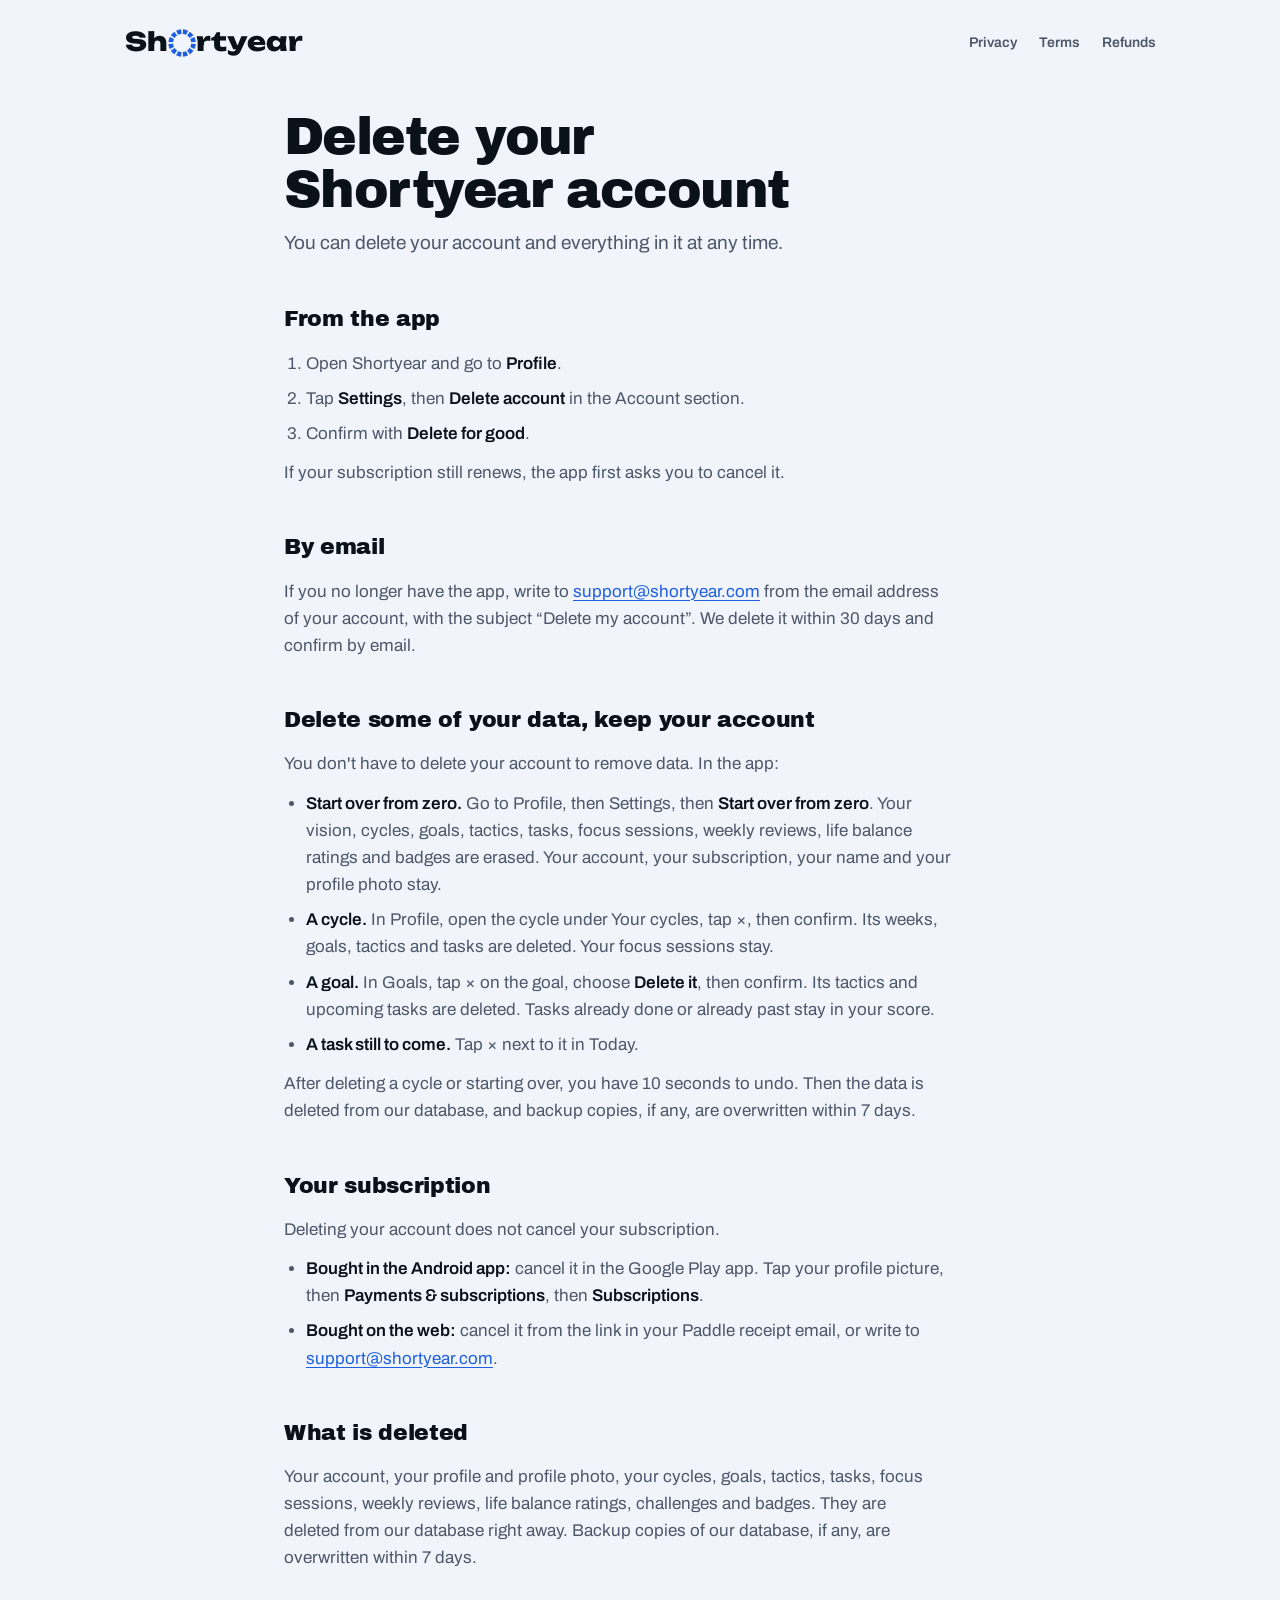
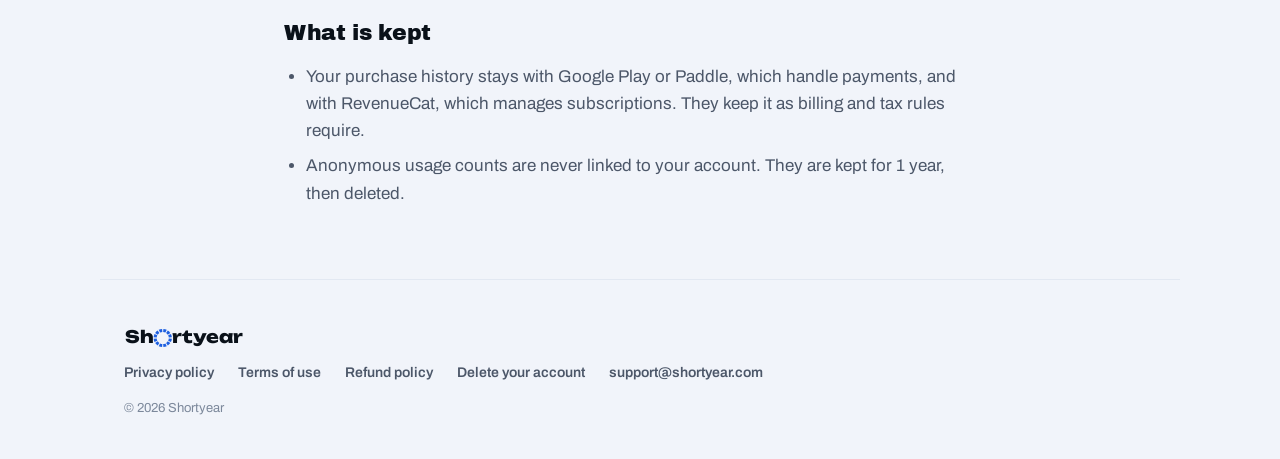
<file: delete-account.html>
<!doctype html>
<html lang="en">
<head>
<meta charset="utf-8">
<meta name="viewport" content="width=device-width, initial-scale=1">
<title>Delete your account · Shortyear</title>
<meta name="description" content="How to delete your Shortyear account and the data in it.">
<link rel="canonical" href="https://shortyear.com/delete-account.html">
<link rel="icon" href="favicon.png?v=f98cb713">
<link rel="stylesheet" href="fonts/legal.css?v=6472a614">
<link rel="stylesheet" href="site.css">
</head>
<body class="is-legal">
<header class="top">
  <a class="home-link" href="index.html" aria-label="Shortyear, home"><svg class="wordmark" viewBox="-5 -87.6 695.0 116.2" role="img" aria-label="Shortyear">
  <text x="0" y="0" class="wm-text">Sh</text>
  <g transform="translate(167.00 -82.60)" class="wm-ring"><path d="M56.80 0.13 A53.10 53.10 0 0 1 76.38 5.37 L68.46 21.60 A35.05 35.05 0 0 0 55.54 18.14 Z"/><path d="M82.79 9.08 A53.10 53.10 0 0 1 97.12 23.41 L82.15 33.50 A35.05 35.05 0 0 0 72.70 24.05 Z"/><path d="M100.83 29.82 A53.10 53.10 0 0 1 106.07 49.40 L88.06 50.66 A35.05 35.05 0 0 0 84.60 37.74 Z"/><path d="M106.07 56.80 A53.10 53.10 0 0 1 100.83 76.38 L84.60 68.46 A35.05 35.05 0 0 0 88.06 55.54 Z"/><path d="M97.12 82.79 A53.10 53.10 0 0 1 82.79 97.12 L72.70 82.15 A35.05 35.05 0 0 0 82.15 72.70 Z"/><path d="M76.38 100.83 A53.10 53.10 0 0 1 56.80 106.07 L55.54 88.06 A35.05 35.05 0 0 0 68.46 84.60 Z"/><path d="M49.40 106.07 A53.10 53.10 0 0 1 29.82 100.83 L37.74 84.60 A35.05 35.05 0 0 0 50.66 88.06 Z"/><path d="M23.41 97.12 A53.10 53.10 0 0 1 9.08 82.79 L24.05 72.70 A35.05 35.05 0 0 0 33.50 82.15 Z"/><path d="M5.37 76.38 A53.10 53.10 0 0 1 0.13 56.80 L18.14 55.54 A35.05 35.05 0 0 0 21.60 68.46 Z"/><path d="M0.13 49.40 A53.10 53.10 0 0 1 5.37 29.82 L21.60 37.74 A35.05 35.05 0 0 0 18.14 50.66 Z"/><path d="M9.08 23.41 A53.10 53.10 0 0 1 23.41 9.08 L33.50 24.05 A35.05 35.05 0 0 0 24.05 33.50 Z"/><path d="M29.82 5.37 A53.10 53.10 0 0 1 49.40 0.13 L50.66 18.14 A35.05 35.05 0 0 0 37.74 21.60 Z"/></g>
  <text x="275.7" y="0" class="wm-text">rtyear</text>
</svg></a>
  <nav class="top-nav" aria-label="Site">
    <a href="privacy.html">Privacy</a>
    <a href="terms.html">Terms</a>
    <a href="refund.html">Refunds</a>
  </nav>
</header>
<main class="legal">
  <h1>Delete your Shortyear account</h1>
  <p class="intro">You can delete your account and everything in it at any time.</p>

  <h2>From the app</h2>
  <ol>
    <li>Open Shortyear and go to <strong>Profile</strong>.</li>
    <li>Tap <strong>Settings</strong>, then <strong>Delete account</strong> in the Account section.</li>
    <li>Confirm with <strong>Delete for good</strong>.</li>
  </ol>
  <p>If your subscription still renews, the app first asks you to cancel it.</p>

  <h2>By email</h2>
  <p>If you no longer have the app, write to <a href="mailto:support@shortyear.com?subject=Delete%20my%20account">support@shortyear.com</a> from the email address of your account, with the subject “Delete my account”. We delete it within 30 days and confirm by email.</p>

  <h2>Delete some of your data, keep your account</h2>
  <p>You don't have to delete your account to remove data. In the app:</p>
  <ul>
    <li><strong>Start over from zero.</strong> Go to Profile, then Settings, then <strong>Start over from zero</strong>. Your vision, cycles, goals, tactics, tasks, focus sessions, weekly reviews, life balance ratings and badges are erased. Your account, your subscription, your name and your profile photo stay.</li>
    <li><strong>A cycle.</strong> In Profile, open the cycle under Your cycles, tap ×, then confirm. Its weeks, goals, tactics and tasks are deleted. Your focus sessions stay.</li>
    <li><strong>A goal.</strong> In Goals, tap × on the goal, choose <strong>Delete it</strong>, then confirm. Its tactics and upcoming tasks are deleted. Tasks already done or already past stay in your score.</li>
    <li><strong>A task still to come.</strong> Tap × next to it in Today.</li>
  </ul>
  <p>After deleting a cycle or starting over, you have 10 seconds to undo. Then the data is deleted from our database, and backup copies, if any, are overwritten within 7 days.</p>

  <h2>Your subscription</h2>
  <p>Deleting your account does not cancel your subscription.</p>
  <ul>
    <li><strong>Bought in the Android app:</strong> cancel it in the Google Play app. Tap your profile picture, then <strong>Payments &amp; subscriptions</strong>, then <strong>Subscriptions</strong>.</li>
    <li><strong>Bought on the web:</strong> cancel it from the link in your Paddle receipt email, or write to <a href="mailto:support@shortyear.com">support@shortyear.com</a>.</li>
  </ul>

  <h2>What is deleted</h2>
  <p>Your account, your profile and profile photo, your cycles, goals, tactics, tasks, focus sessions, weekly reviews, life balance ratings, challenges and badges. They are deleted from our database right away. Backup copies of our database, if any, are overwritten within 7 days.</p>

  <h2>What is kept</h2>
  <ul>
    <li>Your purchase history stays with Google Play or Paddle, which handle payments, and with RevenueCat, which manages subscriptions. They keep it as billing and tax rules require.</li>
    <li>Anonymous usage counts are never linked to your account. They are kept for 1 year, then deleted.</li>
  </ul>
</main>
<footer class="foot">
  <div class="foot-brand"><svg class="wordmark small" viewBox="-5 -87.6 695.0 116.2" role="img" aria-label="Shortyear">
  <text x="0" y="0" class="wm-text">Sh</text>
  <g transform="translate(167.00 -82.60)" class="wm-ring"><path d="M56.80 0.13 A53.10 53.10 0 0 1 76.38 5.37 L68.46 21.60 A35.05 35.05 0 0 0 55.54 18.14 Z"/><path d="M82.79 9.08 A53.10 53.10 0 0 1 97.12 23.41 L82.15 33.50 A35.05 35.05 0 0 0 72.70 24.05 Z"/><path d="M100.83 29.82 A53.10 53.10 0 0 1 106.07 49.40 L88.06 50.66 A35.05 35.05 0 0 0 84.60 37.74 Z"/><path d="M106.07 56.80 A53.10 53.10 0 0 1 100.83 76.38 L84.60 68.46 A35.05 35.05 0 0 0 88.06 55.54 Z"/><path d="M97.12 82.79 A53.10 53.10 0 0 1 82.79 97.12 L72.70 82.15 A35.05 35.05 0 0 0 82.15 72.70 Z"/><path d="M76.38 100.83 A53.10 53.10 0 0 1 56.80 106.07 L55.54 88.06 A35.05 35.05 0 0 0 68.46 84.60 Z"/><path d="M49.40 106.07 A53.10 53.10 0 0 1 29.82 100.83 L37.74 84.60 A35.05 35.05 0 0 0 50.66 88.06 Z"/><path d="M23.41 97.12 A53.10 53.10 0 0 1 9.08 82.79 L24.05 72.70 A35.05 35.05 0 0 0 33.50 82.15 Z"/><path d="M5.37 76.38 A53.10 53.10 0 0 1 0.13 56.80 L18.14 55.54 A35.05 35.05 0 0 0 21.60 68.46 Z"/><path d="M0.13 49.40 A53.10 53.10 0 0 1 5.37 29.82 L21.60 37.74 A35.05 35.05 0 0 0 18.14 50.66 Z"/><path d="M9.08 23.41 A53.10 53.10 0 0 1 23.41 9.08 L33.50 24.05 A35.05 35.05 0 0 0 24.05 33.50 Z"/><path d="M29.82 5.37 A53.10 53.10 0 0 1 49.40 0.13 L50.66 18.14 A35.05 35.05 0 0 0 37.74 21.60 Z"/></g>
  <text x="275.7" y="0" class="wm-text">rtyear</text>
</svg></div>
  <nav class="foot-nav" aria-label="Legal">
    <a href="privacy.html">Privacy policy</a>
    <a href="terms.html">Terms of use</a>
    <a href="refund.html">Refund policy</a>
    <a href="delete-account.html">Delete your account</a>
    <a href="mailto:support@shortyear.com">support@shortyear.com</a>
  </nav>
  <p class="foot-copy">© 2026 Shortyear</p>
</footer>
</body>
</html>
</file>
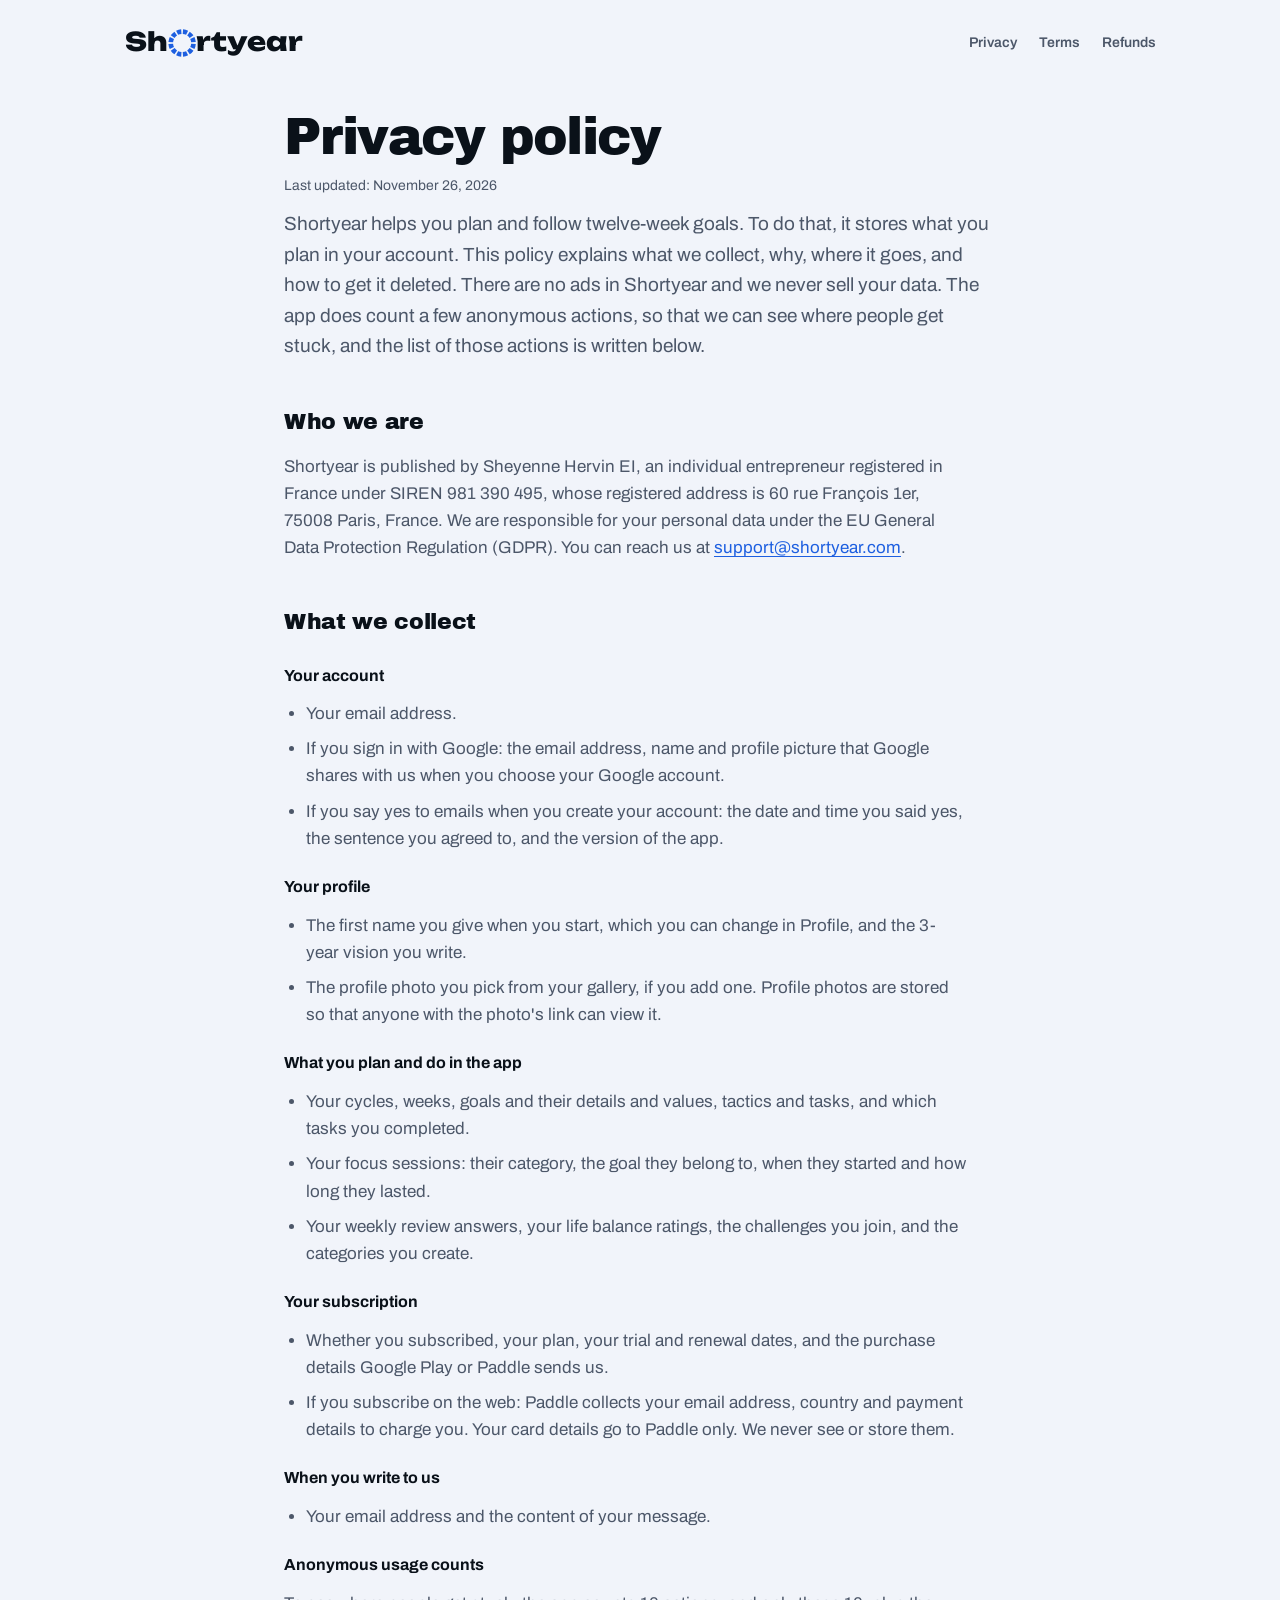
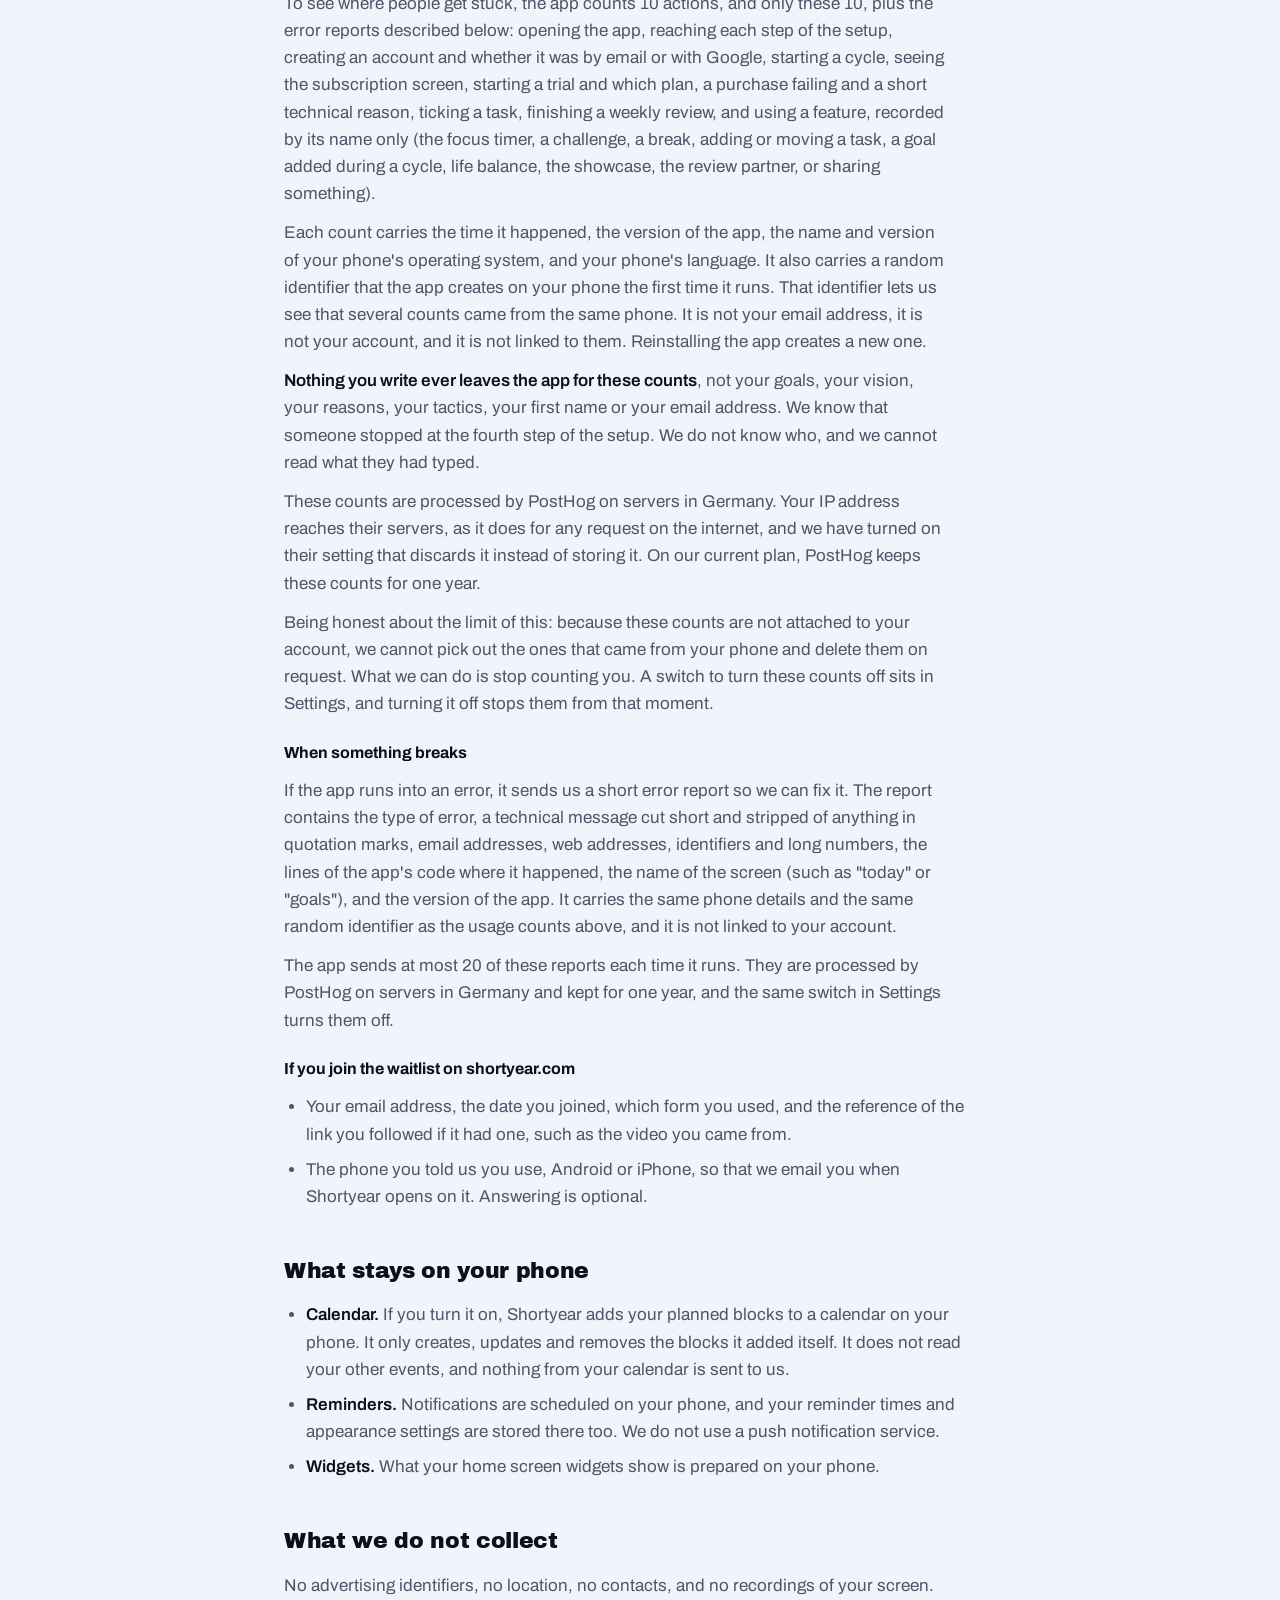
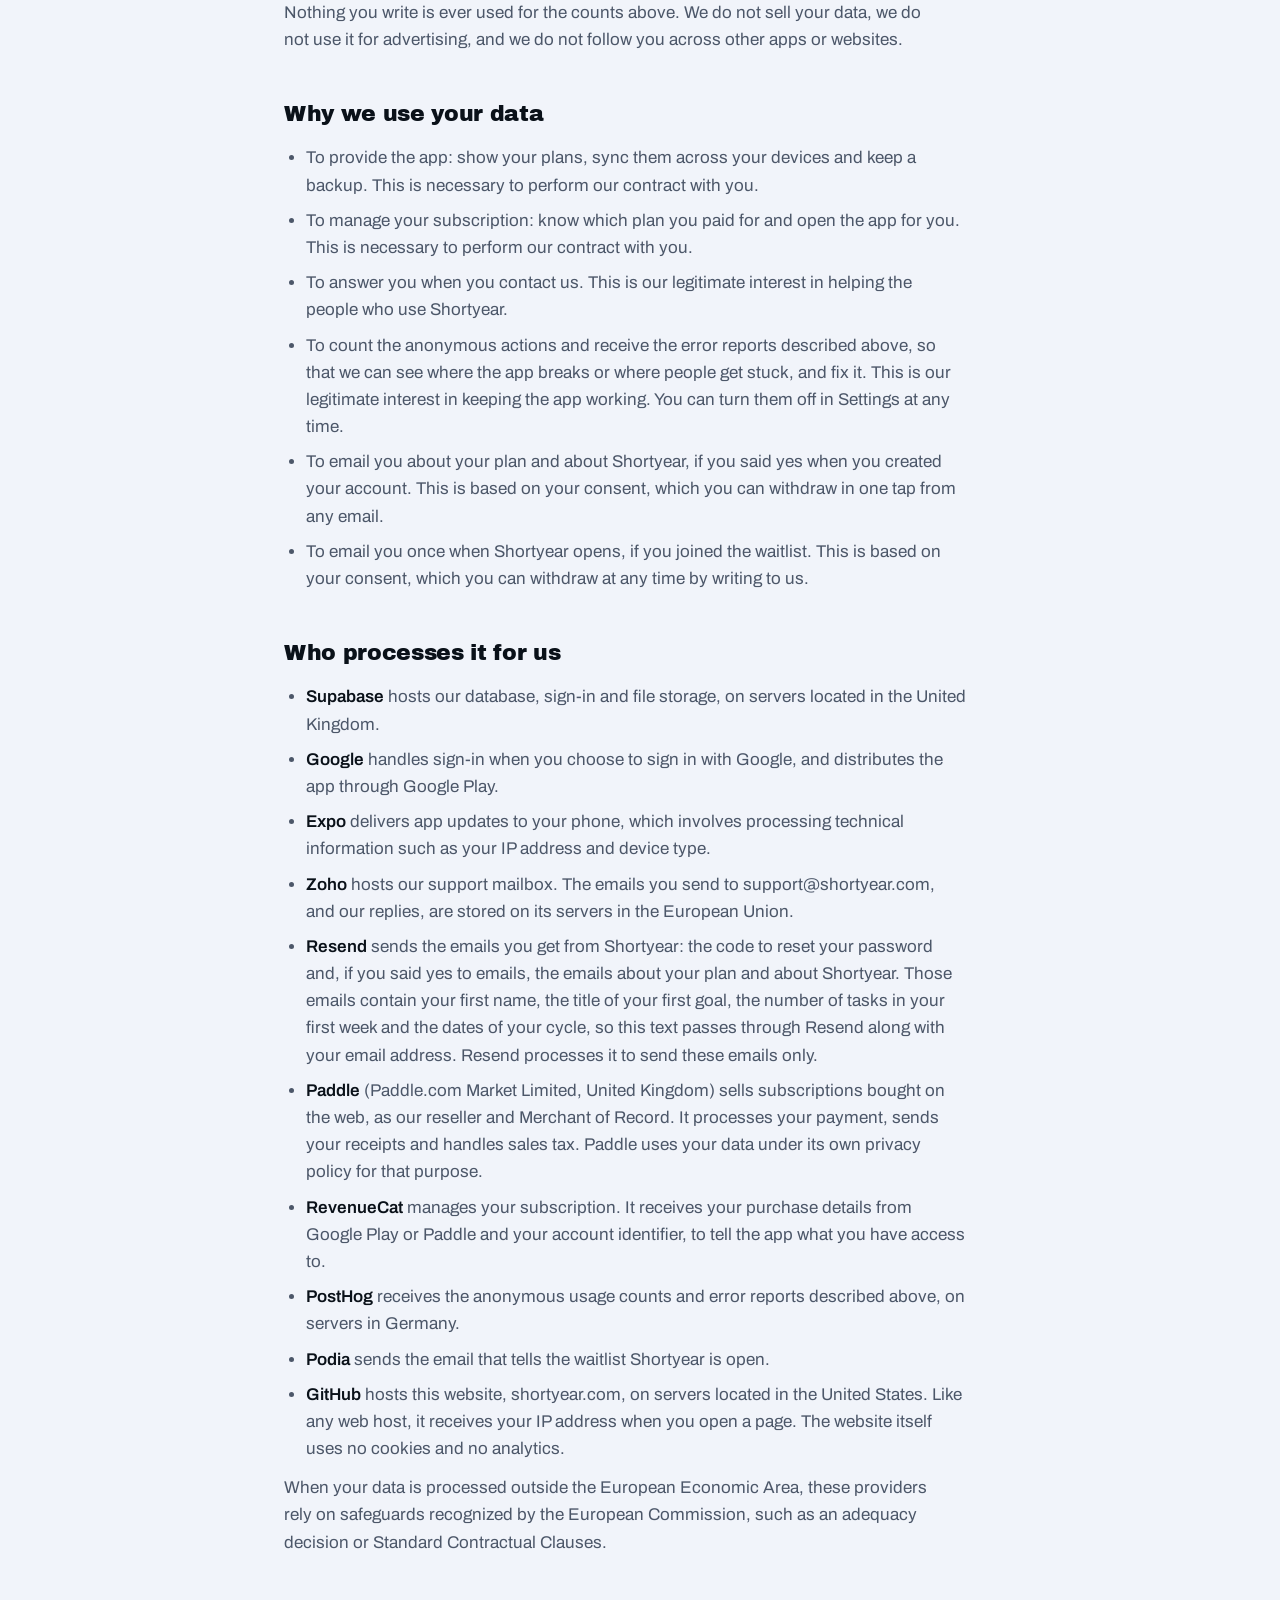
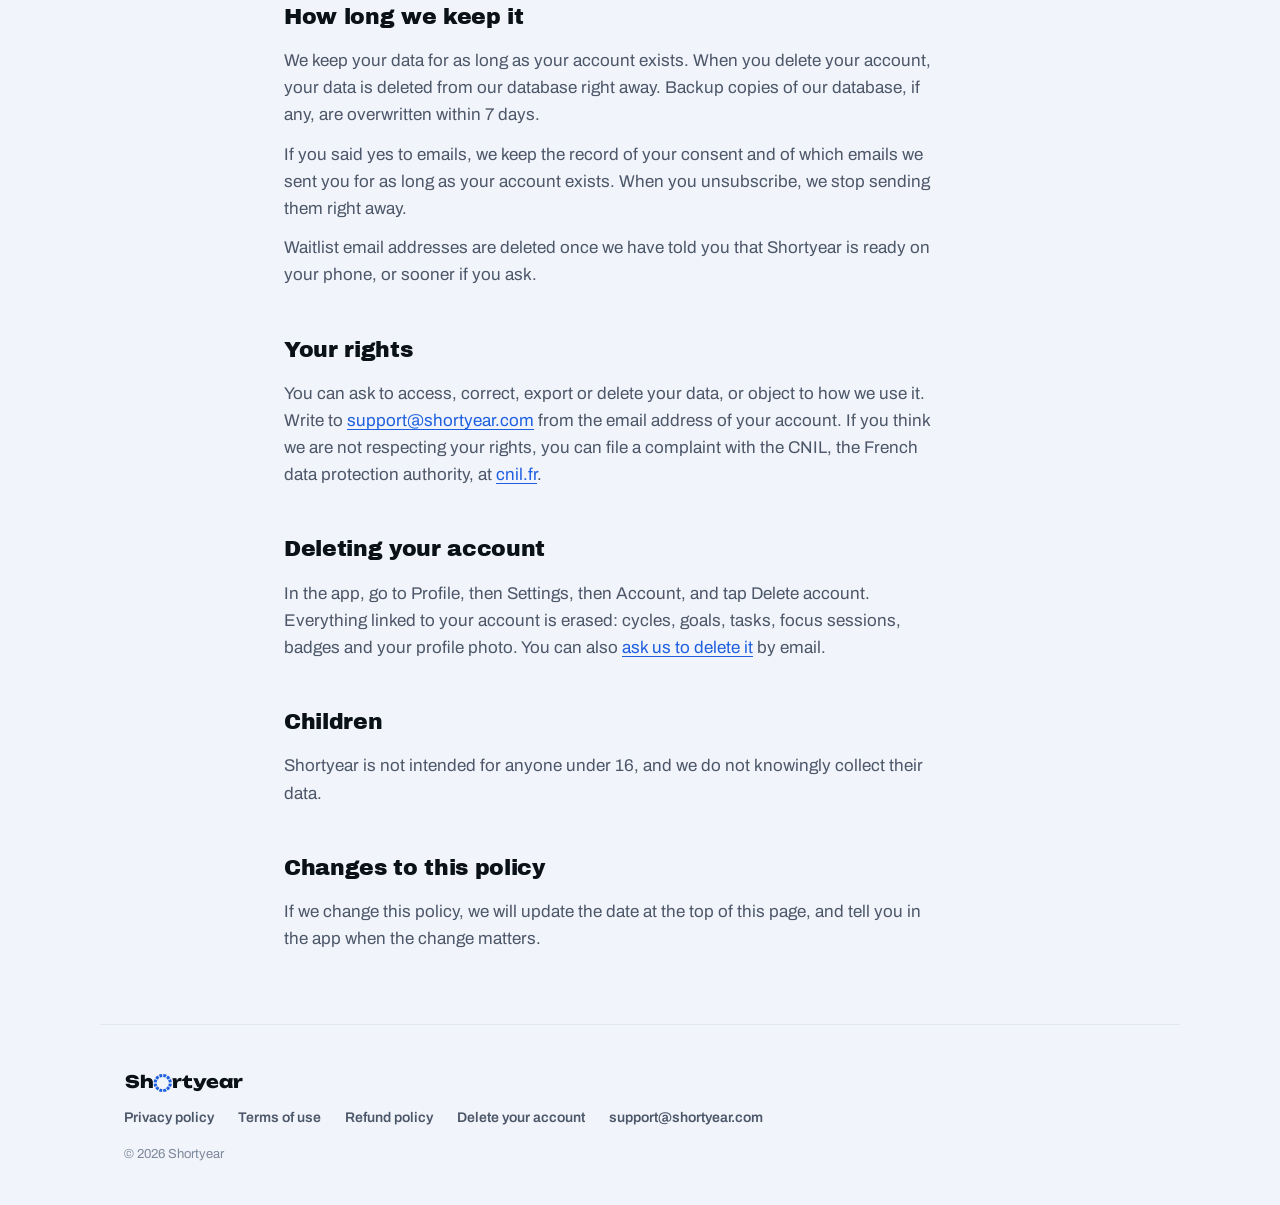
<file: privacy.html>
<!doctype html>
<html lang="en">
<head>
<meta charset="utf-8">
<meta name="viewport" content="width=device-width, initial-scale=1">
<title>Privacy policy · Shortyear</title>
<meta name="description" content="What Shortyear collects, why, where it is stored, and how to delete it.">
<link rel="canonical" href="https://shortyear.com/privacy.html">
<link rel="icon" href="favicon.png?v=f98cb713">
<link rel="stylesheet" href="fonts/legal.css?v=6472a614">
<link rel="stylesheet" href="site.css">
</head>
<body class="is-legal">
<header class="top">
  <a class="home-link" href="index.html" aria-label="Shortyear, home"><svg class="wordmark" viewBox="-5 -87.6 695.0 116.2" role="img" aria-label="Shortyear">
  <text x="0" y="0" class="wm-text">Sh</text>
  <g transform="translate(167.00 -82.60)" class="wm-ring"><path d="M56.80 0.13 A53.10 53.10 0 0 1 76.38 5.37 L68.46 21.60 A35.05 35.05 0 0 0 55.54 18.14 Z"/><path d="M82.79 9.08 A53.10 53.10 0 0 1 97.12 23.41 L82.15 33.50 A35.05 35.05 0 0 0 72.70 24.05 Z"/><path d="M100.83 29.82 A53.10 53.10 0 0 1 106.07 49.40 L88.06 50.66 A35.05 35.05 0 0 0 84.60 37.74 Z"/><path d="M106.07 56.80 A53.10 53.10 0 0 1 100.83 76.38 L84.60 68.46 A35.05 35.05 0 0 0 88.06 55.54 Z"/><path d="M97.12 82.79 A53.10 53.10 0 0 1 82.79 97.12 L72.70 82.15 A35.05 35.05 0 0 0 82.15 72.70 Z"/><path d="M76.38 100.83 A53.10 53.10 0 0 1 56.80 106.07 L55.54 88.06 A35.05 35.05 0 0 0 68.46 84.60 Z"/><path d="M49.40 106.07 A53.10 53.10 0 0 1 29.82 100.83 L37.74 84.60 A35.05 35.05 0 0 0 50.66 88.06 Z"/><path d="M23.41 97.12 A53.10 53.10 0 0 1 9.08 82.79 L24.05 72.70 A35.05 35.05 0 0 0 33.50 82.15 Z"/><path d="M5.37 76.38 A53.10 53.10 0 0 1 0.13 56.80 L18.14 55.54 A35.05 35.05 0 0 0 21.60 68.46 Z"/><path d="M0.13 49.40 A53.10 53.10 0 0 1 5.37 29.82 L21.60 37.74 A35.05 35.05 0 0 0 18.14 50.66 Z"/><path d="M9.08 23.41 A53.10 53.10 0 0 1 23.41 9.08 L33.50 24.05 A35.05 35.05 0 0 0 24.05 33.50 Z"/><path d="M29.82 5.37 A53.10 53.10 0 0 1 49.40 0.13 L50.66 18.14 A35.05 35.05 0 0 0 37.74 21.60 Z"/></g>
  <text x="275.7" y="0" class="wm-text">rtyear</text>
</svg></a>
  <nav class="top-nav" aria-label="Site">
    <a href="privacy.html">Privacy</a>
    <a href="terms.html">Terms</a>
    <a href="refund.html">Refunds</a>
  </nav>
</header>
<main class="legal">
  <h1>Privacy policy</h1>
  <p class="updated">Last updated: November 26, 2026</p>

  <p class="intro">Shortyear helps you plan and follow twelve-week goals. To do that, it stores what you plan in your account. This policy explains what we collect, why, where it goes, and how to get it deleted. There are no ads in Shortyear and we never sell your data. The app does count a few anonymous actions, so that we can see where people get stuck, and the list of those actions is written below.</p>

  <h2>Who we are</h2>
  <p>Shortyear is published by Sheyenne Hervin EI, an individual entrepreneur registered in France under SIREN 981 390 495, whose registered address is 60 rue François 1er, 75008 Paris, France. We are responsible for your personal data under the EU General Data Protection Regulation (GDPR). You can reach us at <a href="mailto:support@shortyear.com">support@shortyear.com</a>.</p>

  <h2>What we collect</h2>
  <h3>Your account</h3>
  <ul>
    <li>Your email address.</li>
    <li>If you sign in with Google: the email address, name and profile picture that Google shares with us when you choose your Google account.</li>
    <li>If you say yes to emails when you create your account: the date and time you said yes, the sentence you agreed to, and the version of the app.</li>
  </ul>
  <h3>Your profile</h3>
  <ul>
    <li>The first name you give when you start, which you can change in Profile, and the 3-year vision you write.</li>
    <li>The profile photo you pick from your gallery, if you add one. Profile photos are stored so that anyone with the photo's link can view it.</li>
  </ul>
  <h3>What you plan and do in the app</h3>
  <ul>
    <li>Your cycles, weeks, goals and their details and values, tactics and tasks, and which tasks you completed.</li>
    <li>Your focus sessions: their category, the goal they belong to, when they started and how long they lasted.</li>
    <li>Your weekly review answers, your life balance ratings, the challenges you join, and the categories you create.</li>
  </ul>
  <h3>Your subscription</h3>
  <ul>
    <li>Whether you subscribed, your plan, your trial and renewal dates, and the purchase details Google Play or Paddle sends us.</li>
    <li>If you subscribe on the web: Paddle collects your email address, country and payment details to charge you. Your card details go to Paddle only. We never see or store them.</li>
  </ul>
  <h3>When you write to us</h3>
  <ul>
    <li>Your email address and the content of your message.</li>
  </ul>
  <h3 id="usage">Anonymous usage counts</h3>
  <p>To see where people get stuck, the app counts 10 actions, and only these 10, plus the error reports described below: opening the app, reaching each step of the setup, creating an account and whether it was by email or with Google, starting a cycle, seeing the subscription screen, starting a trial and which plan, a purchase failing and a short technical reason, ticking a task, finishing a weekly review, and using a feature, recorded by its name only (the focus timer, a challenge, a break, adding or moving a task, a goal added during a cycle, life balance, the showcase, the review partner, or sharing something).</p>
  <p>Each count carries the time it happened, the version of the app, the name and version of your phone's operating system, and your phone's language. It also carries a random identifier that the app creates on your phone the first time it runs. That identifier lets us see that several counts came from the same phone. It is not your email address, it is not your account, and it is not linked to them. Reinstalling the app creates a new one.</p>
  <p><strong>Nothing you write ever leaves the app for these counts</strong>, not your goals, your vision, your reasons, your tactics, your first name or your email address. We know that someone stopped at the fourth step of the setup. We do not know who, and we cannot read what they had typed.</p>
  <p>These counts are processed by PostHog on servers in Germany. Your IP address reaches their servers, as it does for any request on the internet, and we have turned on their setting that discards it instead of storing it. On our current plan, PostHog keeps these counts for one year.</p>
  <p>Being honest about the limit of this: because these counts are not attached to your account, we cannot pick out the ones that came from your phone and delete them on request. What we can do is stop counting you. A switch to turn these counts off sits in Settings, and turning it off stops them from that moment.</p>
  <h3 id="errors">When something breaks</h3>
  <p>If the app runs into an error, it sends us a short error report so we can fix it. The report contains the type of error, a technical message cut short and stripped of anything in quotation marks, email addresses, web addresses, identifiers and long numbers, the lines of the app's code where it happened, the name of the screen (such as "today" or "goals"), and the version of the app. It carries the same phone details and the same random identifier as the usage counts above, and it is not linked to your account.</p>
  <p>The app sends at most 20 of these reports each time it runs. They are processed by PostHog on servers in Germany and kept for one year, and the same switch in Settings turns them off.</p>
  <h3 id="waitlist">If you join the waitlist on shortyear.com</h3>
  <ul>
    <li>Your email address, the date you joined, which form you used, and the reference of the link you followed if it had one, such as the video you came from.</li>
    <li>The phone you told us you use, Android or iPhone, so that we email you when Shortyear opens on it. Answering is optional.</li>
  </ul>

  <h2>What stays on your phone</h2>
  <ul>
    <li><strong>Calendar.</strong> If you turn it on, Shortyear adds your planned blocks to a calendar on your phone. It only creates, updates and removes the blocks it added itself. It does not read your other events, and nothing from your calendar is sent to us.</li>
    <li><strong>Reminders.</strong> Notifications are scheduled on your phone, and your reminder times and appearance settings are stored there too. We do not use a push notification service.</li>
    <li><strong>Widgets.</strong> What your home screen widgets show is prepared on your phone.</li>
  </ul>

  <h2>What we do not collect</h2>
  <p>No advertising identifiers, no location, no contacts, and no recordings of your screen. Nothing you write is ever used for the counts above. We do not sell your data, we do not use it for advertising, and we do not follow you across other apps or websites.</p>

  <h2>Why we use your data</h2>
  <ul>
    <li>To provide the app: show your plans, sync them across your devices and keep a backup. This is necessary to perform our contract with you.</li>
    <li>To manage your subscription: know which plan you paid for and open the app for you. This is necessary to perform our contract with you.</li>
    <li>To answer you when you contact us. This is our legitimate interest in helping the people who use Shortyear.</li>
    <li>To count the anonymous actions and receive the error reports described above, so that we can see where the app breaks or where people get stuck, and fix it. This is our legitimate interest in keeping the app working. You can turn them off in Settings at any time.</li>
    <li>To email you about your plan and about Shortyear, if you said yes when you created your account. This is based on your consent, which you can withdraw in one tap from any email.</li>
    <li>To email you once when Shortyear opens, if you joined the waitlist. This is based on your consent, which you can withdraw at any time by writing to us.</li>
  </ul>

  <h2>Who processes it for us</h2>
  <ul>
    <li><strong>Supabase</strong> hosts our database, sign-in and file storage, on servers located in the United Kingdom.</li>
    <li><strong>Google</strong> handles sign-in when you choose to sign in with Google, and distributes the app through Google Play.</li>
    <li><strong>Expo</strong> delivers app updates to your phone, which involves processing technical information such as your IP address and device type.</li>
    <li><strong>Zoho</strong> hosts our support mailbox. The emails you send to support@shortyear.com, and our replies, are stored on its servers in the European Union.</li>
    <li><strong>Resend</strong> sends the emails you get from Shortyear: the code to reset your password and, if you said yes to emails, the emails about your plan and about Shortyear. Those emails contain your first name, the title of your first goal, the number of tasks in your first week and the dates of your cycle, so this text passes through Resend along with your email address. Resend processes it to send these emails only.</li>
    <li><strong>Paddle</strong> (Paddle.com Market Limited, United Kingdom) sells subscriptions bought on the web, as our reseller and Merchant of Record. It processes your payment, sends your receipts and handles sales tax. Paddle uses your data under its own privacy policy for that purpose.</li>
    <li><strong>RevenueCat</strong> manages your subscription. It receives your purchase details from Google Play or Paddle and your account identifier, to tell the app what you have access to.</li>
    <li><strong>PostHog</strong> receives the anonymous usage counts and error reports described above, on servers in Germany.</li>
    <li><strong>Podia</strong> sends the email that tells the waitlist Shortyear is open.</li>
    <li><strong>GitHub</strong> hosts this website, shortyear.com, on servers located in the United States. Like any web host, it receives your IP address when you open a page. The website itself uses no cookies and no analytics.</li>
  </ul>
  <p>When your data is processed outside the European Economic Area, these providers rely on safeguards recognized by the European Commission, such as an adequacy decision or Standard Contractual Clauses.</p>

  <h2>How long we keep it</h2>
  <p>We keep your data for as long as your account exists. When you delete your account, your data is deleted from our database right away. Backup copies of our database, if any, are overwritten within 7 days.</p>
  <p>If you said yes to emails, we keep the record of your consent and of which emails we sent you for as long as your account exists. When you unsubscribe, we stop sending them right away.</p>
  <p>Waitlist email addresses are deleted once we have told you that Shortyear is ready on your phone, or sooner if you ask.</p>

  <h2>Your rights</h2>
  <p>You can ask to access, correct, export or delete your data, or object to how we use it. Write to <a href="mailto:support@shortyear.com">support@shortyear.com</a> from the email address of your account. If you think we are not respecting your rights, you can file a complaint with the CNIL, the French data protection authority, at <a href="https://www.cnil.fr">cnil.fr</a>.</p>

  <h2>Deleting your account</h2>
  <p>In the app, go to Profile, then Settings, then Account, and tap Delete account. Everything linked to your account is erased: cycles, goals, tasks, focus sessions, badges and your profile photo. You can also <a href="delete-account.html">ask us to delete it</a> by email.</p>

  <h2>Children</h2>
  <p>Shortyear is not intended for anyone under 16, and we do not knowingly collect their data.</p>

  <h2>Changes to this policy</h2>
  <p>If we change this policy, we will update the date at the top of this page, and tell you in the app when the change matters.</p>
</main>
<footer class="foot">
  <div class="foot-brand"><svg class="wordmark small" viewBox="-5 -87.6 695.0 116.2" role="img" aria-label="Shortyear">
  <text x="0" y="0" class="wm-text">Sh</text>
  <g transform="translate(167.00 -82.60)" class="wm-ring"><path d="M56.80 0.13 A53.10 53.10 0 0 1 76.38 5.37 L68.46 21.60 A35.05 35.05 0 0 0 55.54 18.14 Z"/><path d="M82.79 9.08 A53.10 53.10 0 0 1 97.12 23.41 L82.15 33.50 A35.05 35.05 0 0 0 72.70 24.05 Z"/><path d="M100.83 29.82 A53.10 53.10 0 0 1 106.07 49.40 L88.06 50.66 A35.05 35.05 0 0 0 84.60 37.74 Z"/><path d="M106.07 56.80 A53.10 53.10 0 0 1 100.83 76.38 L84.60 68.46 A35.05 35.05 0 0 0 88.06 55.54 Z"/><path d="M97.12 82.79 A53.10 53.10 0 0 1 82.79 97.12 L72.70 82.15 A35.05 35.05 0 0 0 82.15 72.70 Z"/><path d="M76.38 100.83 A53.10 53.10 0 0 1 56.80 106.07 L55.54 88.06 A35.05 35.05 0 0 0 68.46 84.60 Z"/><path d="M49.40 106.07 A53.10 53.10 0 0 1 29.82 100.83 L37.74 84.60 A35.05 35.05 0 0 0 50.66 88.06 Z"/><path d="M23.41 97.12 A53.10 53.10 0 0 1 9.08 82.79 L24.05 72.70 A35.05 35.05 0 0 0 33.50 82.15 Z"/><path d="M5.37 76.38 A53.10 53.10 0 0 1 0.13 56.80 L18.14 55.54 A35.05 35.05 0 0 0 21.60 68.46 Z"/><path d="M0.13 49.40 A53.10 53.10 0 0 1 5.37 29.82 L21.60 37.74 A35.05 35.05 0 0 0 18.14 50.66 Z"/><path d="M9.08 23.41 A53.10 53.10 0 0 1 23.41 9.08 L33.50 24.05 A35.05 35.05 0 0 0 24.05 33.50 Z"/><path d="M29.82 5.37 A53.10 53.10 0 0 1 49.40 0.13 L50.66 18.14 A35.05 35.05 0 0 0 37.74 21.60 Z"/></g>
  <text x="275.7" y="0" class="wm-text">rtyear</text>
</svg></div>
  <nav class="foot-nav" aria-label="Legal">
    <a href="privacy.html">Privacy policy</a>
    <a href="terms.html">Terms of use</a>
    <a href="refund.html">Refund policy</a>
    <a href="delete-account.html">Delete your account</a>
    <a href="mailto:support@shortyear.com">support@shortyear.com</a>
  </nav>
  <p class="foot-copy">© 2026 Shortyear</p>
</footer>
</body>
</html>
</file>
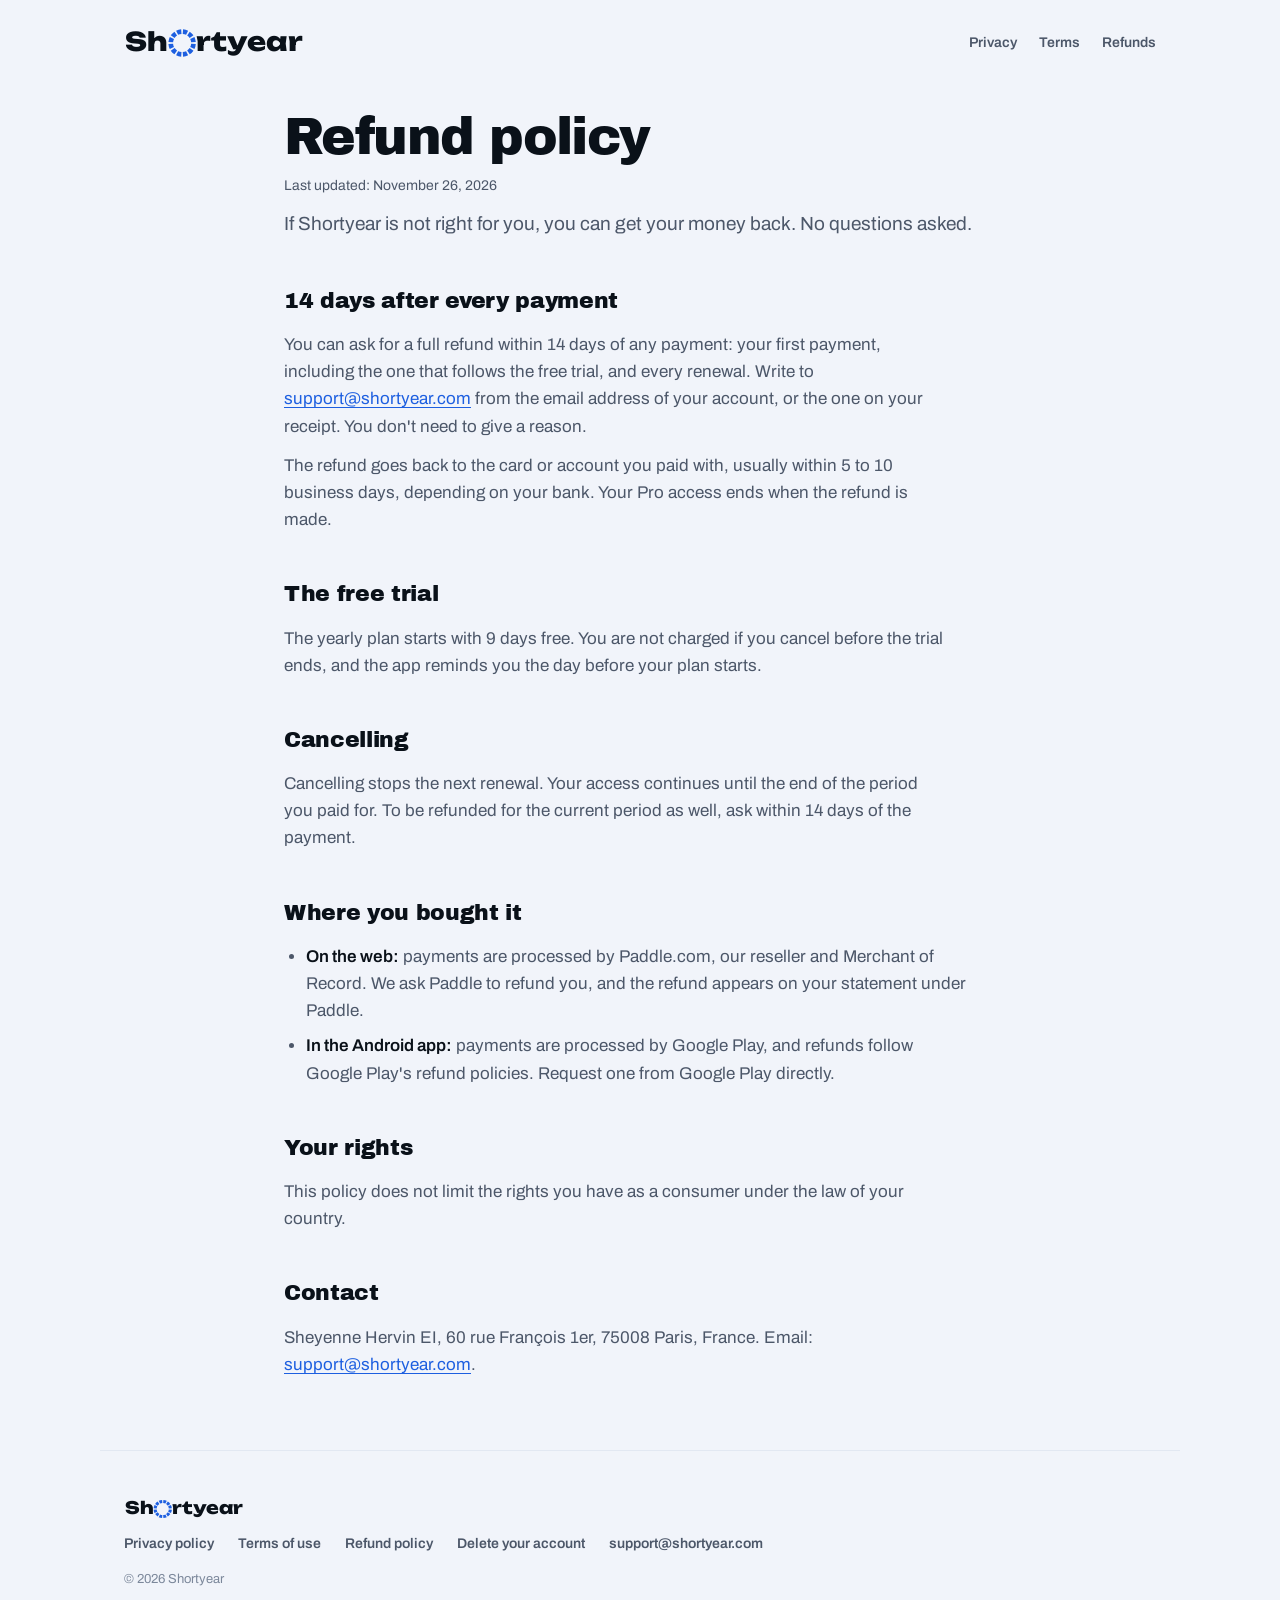
<file: refund.html>
<!doctype html>
<html lang="en">
<head>
<meta charset="utf-8">
<meta name="viewport" content="width=device-width, initial-scale=1">
<title>Refund policy · Shortyear</title>
<meta name="description" content="How to get a refund for a Shortyear subscription.">
<link rel="canonical" href="https://shortyear.com/refund.html">
<link rel="icon" href="favicon.png?v=f98cb713">
<link rel="stylesheet" href="fonts/legal.css?v=6472a614">
<link rel="stylesheet" href="site.css">
</head>
<body class="is-legal">
<header class="top">
  <a class="home-link" href="index.html" aria-label="Shortyear, home"><svg class="wordmark" viewBox="-5 -87.6 695.0 116.2" role="img" aria-label="Shortyear">
  <text x="0" y="0" class="wm-text">Sh</text>
  <g transform="translate(167.00 -82.60)" class="wm-ring"><path d="M56.80 0.13 A53.10 53.10 0 0 1 76.38 5.37 L68.46 21.60 A35.05 35.05 0 0 0 55.54 18.14 Z"/><path d="M82.79 9.08 A53.10 53.10 0 0 1 97.12 23.41 L82.15 33.50 A35.05 35.05 0 0 0 72.70 24.05 Z"/><path d="M100.83 29.82 A53.10 53.10 0 0 1 106.07 49.40 L88.06 50.66 A35.05 35.05 0 0 0 84.60 37.74 Z"/><path d="M106.07 56.80 A53.10 53.10 0 0 1 100.83 76.38 L84.60 68.46 A35.05 35.05 0 0 0 88.06 55.54 Z"/><path d="M97.12 82.79 A53.10 53.10 0 0 1 82.79 97.12 L72.70 82.15 A35.05 35.05 0 0 0 82.15 72.70 Z"/><path d="M76.38 100.83 A53.10 53.10 0 0 1 56.80 106.07 L55.54 88.06 A35.05 35.05 0 0 0 68.46 84.60 Z"/><path d="M49.40 106.07 A53.10 53.10 0 0 1 29.82 100.83 L37.74 84.60 A35.05 35.05 0 0 0 50.66 88.06 Z"/><path d="M23.41 97.12 A53.10 53.10 0 0 1 9.08 82.79 L24.05 72.70 A35.05 35.05 0 0 0 33.50 82.15 Z"/><path d="M5.37 76.38 A53.10 53.10 0 0 1 0.13 56.80 L18.14 55.54 A35.05 35.05 0 0 0 21.60 68.46 Z"/><path d="M0.13 49.40 A53.10 53.10 0 0 1 5.37 29.82 L21.60 37.74 A35.05 35.05 0 0 0 18.14 50.66 Z"/><path d="M9.08 23.41 A53.10 53.10 0 0 1 23.41 9.08 L33.50 24.05 A35.05 35.05 0 0 0 24.05 33.50 Z"/><path d="M29.82 5.37 A53.10 53.10 0 0 1 49.40 0.13 L50.66 18.14 A35.05 35.05 0 0 0 37.74 21.60 Z"/></g>
  <text x="275.7" y="0" class="wm-text">rtyear</text>
</svg></a>
  <nav class="top-nav" aria-label="Site">
    <a href="privacy.html">Privacy</a>
    <a href="terms.html">Terms</a>
    <a href="refund.html">Refunds</a>
  </nav>
</header>
<main class="legal">
  <h1>Refund policy</h1>
  <p class="updated">Last updated: November 26, 2026</p>

  <p class="intro">If Shortyear is not right for you, you can get your money back. No questions asked.</p>

  <h2>14 days after every payment</h2>
  <p>You can ask for a full refund within 14 days of any payment: your first payment, including the one that follows the free trial, and every renewal. Write to <a href="mailto:support@shortyear.com?subject=Refund">support@shortyear.com</a> from the email address of your account, or the one on your receipt. You don't need to give a reason.</p>
  <p>The refund goes back to the card or account you paid with, usually within 5 to 10 business days, depending on your bank. Your Pro access ends when the refund is made.</p>

  <h2>The free trial</h2>
  <p>The yearly plan starts with 9 days free. You are not charged if you cancel before the trial ends, and the app reminds you the day before your plan starts.</p>

  <h2>Cancelling</h2>
  <p>Cancelling stops the next renewal. Your access continues until the end of the period you paid for. To be refunded for the current period as well, ask within 14 days of the payment.</p>

  <h2>Where you bought it</h2>
  <ul>
    <li><strong>On the web:</strong> payments are processed by Paddle.com, our reseller and Merchant of Record. We ask Paddle to refund you, and the refund appears on your statement under Paddle.</li>
    <li><strong>In the Android app:</strong> payments are processed by Google Play, and refunds follow Google Play's refund policies. Request one from Google Play directly.</li>
  </ul>

  <h2>Your rights</h2>
  <p>This policy does not limit the rights you have as a consumer under the law of your country.</p>

  <h2>Contact</h2>
  <p>Sheyenne Hervin EI, 60 rue François 1er, 75008 Paris, France. Email: <a href="mailto:support@shortyear.com">support@shortyear.com</a>.</p>
</main>
<footer class="foot">
  <div class="foot-brand"><svg class="wordmark small" viewBox="-5 -87.6 695.0 116.2" role="img" aria-label="Shortyear">
  <text x="0" y="0" class="wm-text">Sh</text>
  <g transform="translate(167.00 -82.60)" class="wm-ring"><path d="M56.80 0.13 A53.10 53.10 0 0 1 76.38 5.37 L68.46 21.60 A35.05 35.05 0 0 0 55.54 18.14 Z"/><path d="M82.79 9.08 A53.10 53.10 0 0 1 97.12 23.41 L82.15 33.50 A35.05 35.05 0 0 0 72.70 24.05 Z"/><path d="M100.83 29.82 A53.10 53.10 0 0 1 106.07 49.40 L88.06 50.66 A35.05 35.05 0 0 0 84.60 37.74 Z"/><path d="M106.07 56.80 A53.10 53.10 0 0 1 100.83 76.38 L84.60 68.46 A35.05 35.05 0 0 0 88.06 55.54 Z"/><path d="M97.12 82.79 A53.10 53.10 0 0 1 82.79 97.12 L72.70 82.15 A35.05 35.05 0 0 0 82.15 72.70 Z"/><path d="M76.38 100.83 A53.10 53.10 0 0 1 56.80 106.07 L55.54 88.06 A35.05 35.05 0 0 0 68.46 84.60 Z"/><path d="M49.40 106.07 A53.10 53.10 0 0 1 29.82 100.83 L37.74 84.60 A35.05 35.05 0 0 0 50.66 88.06 Z"/><path d="M23.41 97.12 A53.10 53.10 0 0 1 9.08 82.79 L24.05 72.70 A35.05 35.05 0 0 0 33.50 82.15 Z"/><path d="M5.37 76.38 A53.10 53.10 0 0 1 0.13 56.80 L18.14 55.54 A35.05 35.05 0 0 0 21.60 68.46 Z"/><path d="M0.13 49.40 A53.10 53.10 0 0 1 5.37 29.82 L21.60 37.74 A35.05 35.05 0 0 0 18.14 50.66 Z"/><path d="M9.08 23.41 A53.10 53.10 0 0 1 23.41 9.08 L33.50 24.05 A35.05 35.05 0 0 0 24.05 33.50 Z"/><path d="M29.82 5.37 A53.10 53.10 0 0 1 49.40 0.13 L50.66 18.14 A35.05 35.05 0 0 0 37.74 21.60 Z"/></g>
  <text x="275.7" y="0" class="wm-text">rtyear</text>
</svg></div>
  <nav class="foot-nav" aria-label="Legal">
    <a href="privacy.html">Privacy policy</a>
    <a href="terms.html">Terms of use</a>
    <a href="refund.html">Refund policy</a>
    <a href="delete-account.html">Delete your account</a>
    <a href="mailto:support@shortyear.com">support@shortyear.com</a>
  </nav>
  <p class="foot-copy">© 2026 Shortyear</p>
</footer>
</body>
</html>
</file>
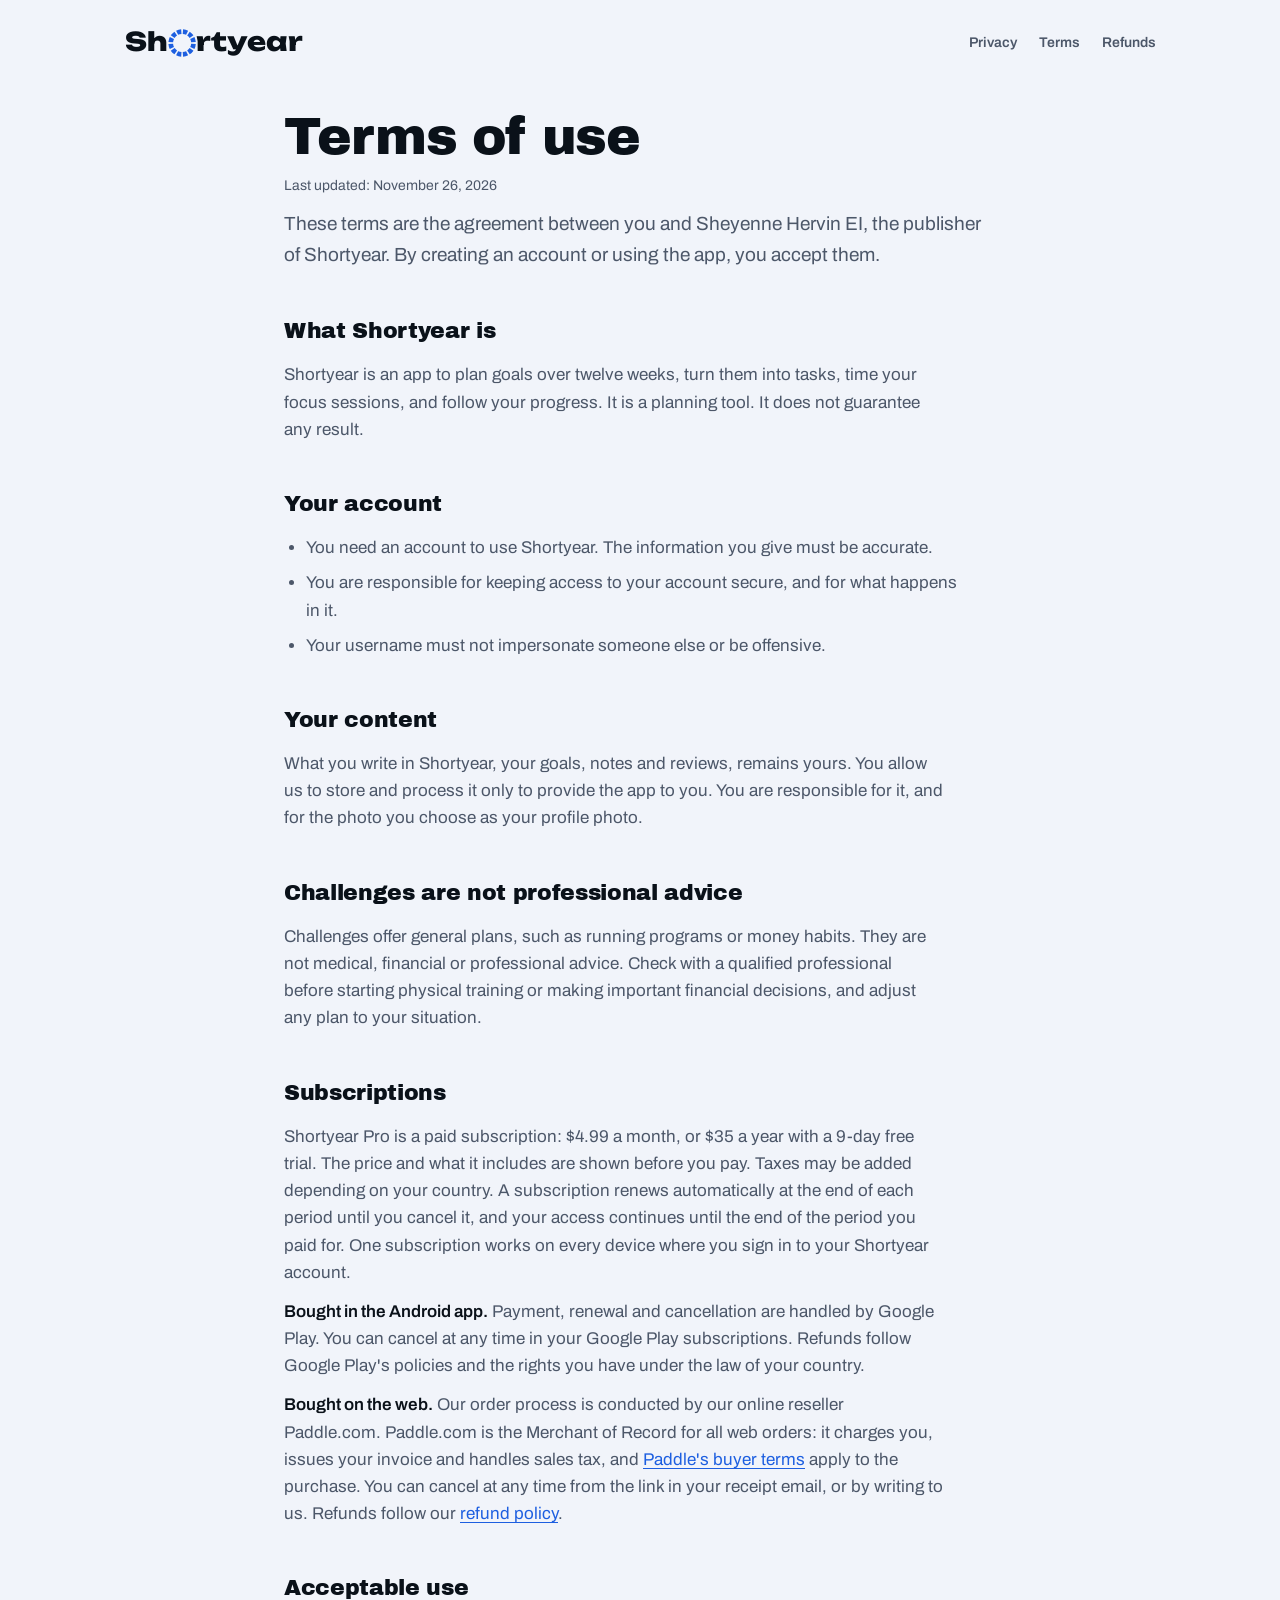
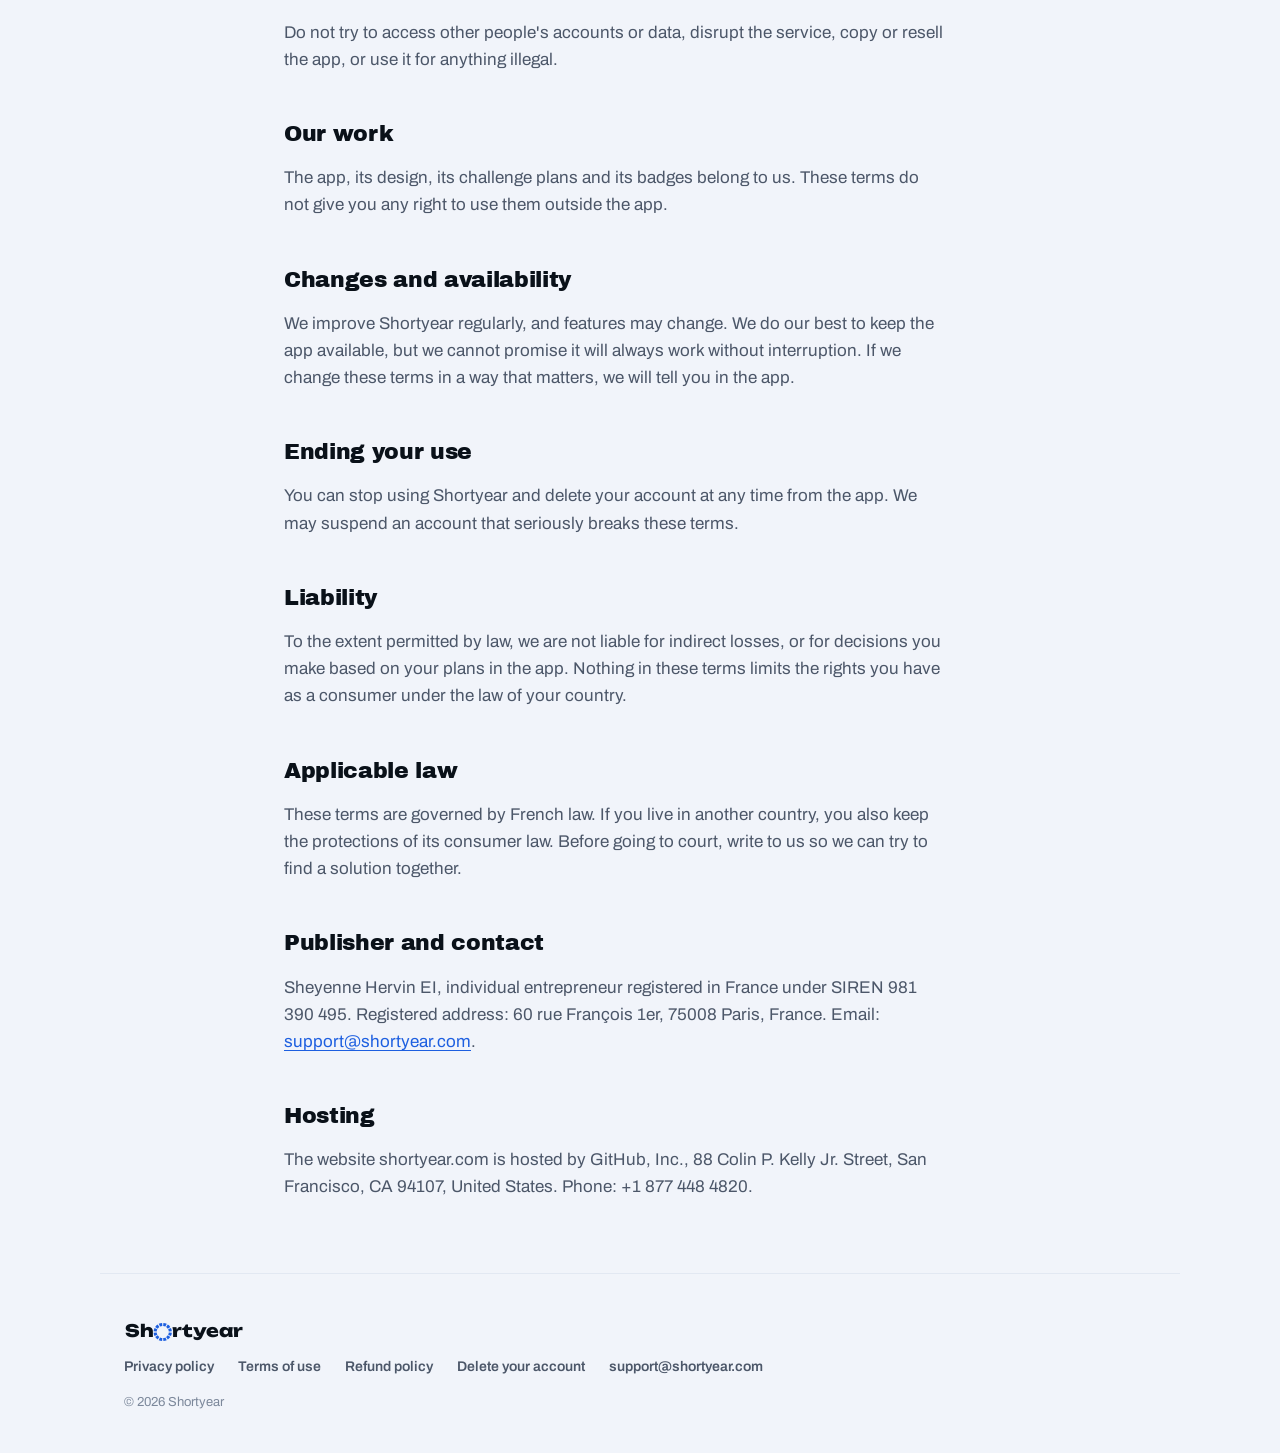
<file: terms.html>
<!doctype html>
<html lang="en">
<head>
<meta charset="utf-8">
<meta name="viewport" content="width=device-width, initial-scale=1">
<title>Terms of use · Shortyear</title>
<meta name="description" content="The rules for using Shortyear.">
<link rel="canonical" href="https://shortyear.com/terms.html">
<link rel="icon" href="favicon.png?v=f98cb713">
<link rel="stylesheet" href="fonts/legal.css?v=6472a614">
<link rel="stylesheet" href="site.css">
</head>
<body class="is-legal">
<header class="top">
  <a class="home-link" href="index.html" aria-label="Shortyear, home"><svg class="wordmark" viewBox="-5 -87.6 695.0 116.2" role="img" aria-label="Shortyear">
  <text x="0" y="0" class="wm-text">Sh</text>
  <g transform="translate(167.00 -82.60)" class="wm-ring"><path d="M56.80 0.13 A53.10 53.10 0 0 1 76.38 5.37 L68.46 21.60 A35.05 35.05 0 0 0 55.54 18.14 Z"/><path d="M82.79 9.08 A53.10 53.10 0 0 1 97.12 23.41 L82.15 33.50 A35.05 35.05 0 0 0 72.70 24.05 Z"/><path d="M100.83 29.82 A53.10 53.10 0 0 1 106.07 49.40 L88.06 50.66 A35.05 35.05 0 0 0 84.60 37.74 Z"/><path d="M106.07 56.80 A53.10 53.10 0 0 1 100.83 76.38 L84.60 68.46 A35.05 35.05 0 0 0 88.06 55.54 Z"/><path d="M97.12 82.79 A53.10 53.10 0 0 1 82.79 97.12 L72.70 82.15 A35.05 35.05 0 0 0 82.15 72.70 Z"/><path d="M76.38 100.83 A53.10 53.10 0 0 1 56.80 106.07 L55.54 88.06 A35.05 35.05 0 0 0 68.46 84.60 Z"/><path d="M49.40 106.07 A53.10 53.10 0 0 1 29.82 100.83 L37.74 84.60 A35.05 35.05 0 0 0 50.66 88.06 Z"/><path d="M23.41 97.12 A53.10 53.10 0 0 1 9.08 82.79 L24.05 72.70 A35.05 35.05 0 0 0 33.50 82.15 Z"/><path d="M5.37 76.38 A53.10 53.10 0 0 1 0.13 56.80 L18.14 55.54 A35.05 35.05 0 0 0 21.60 68.46 Z"/><path d="M0.13 49.40 A53.10 53.10 0 0 1 5.37 29.82 L21.60 37.74 A35.05 35.05 0 0 0 18.14 50.66 Z"/><path d="M9.08 23.41 A53.10 53.10 0 0 1 23.41 9.08 L33.50 24.05 A35.05 35.05 0 0 0 24.05 33.50 Z"/><path d="M29.82 5.37 A53.10 53.10 0 0 1 49.40 0.13 L50.66 18.14 A35.05 35.05 0 0 0 37.74 21.60 Z"/></g>
  <text x="275.7" y="0" class="wm-text">rtyear</text>
</svg></a>
  <nav class="top-nav" aria-label="Site">
    <a href="privacy.html">Privacy</a>
    <a href="terms.html">Terms</a>
    <a href="refund.html">Refunds</a>
  </nav>
</header>
<main class="legal">
  <h1>Terms of use</h1>
  <p class="updated">Last updated: November 26, 2026</p>

  <p class="intro">These terms are the agreement between you and Sheyenne Hervin EI, the publisher of Shortyear. By creating an account or using the app, you accept them.</p>

  <h2>What Shortyear is</h2>
  <p>Shortyear is an app to plan goals over twelve weeks, turn them into tasks, time your focus sessions, and follow your progress. It is a planning tool. It does not guarantee any result.</p>

  <h2>Your account</h2>
  <ul>
    <li>You need an account to use Shortyear. The information you give must be accurate.</li>
    <li>You are responsible for keeping access to your account secure, and for what happens in it.</li>
    <li>Your username must not impersonate someone else or be offensive.</li>
  </ul>

  <h2>Your content</h2>
  <p>What you write in Shortyear, your goals, notes and reviews, remains yours. You allow us to store and process it only to provide the app to you. You are responsible for it, and for the photo you choose as your profile photo.</p>

  <h2>Challenges are not professional advice</h2>
  <p>Challenges offer general plans, such as running programs or money habits. They are not medical, financial or professional advice. Check with a qualified professional before starting physical training or making important financial decisions, and adjust any plan to your situation.</p>

  <h2>Subscriptions</h2>
  <p>Shortyear Pro is a paid subscription: $4.99 a month, or $35 a year with a 9-day free trial. The price and what it includes are shown before you pay. Taxes may be added depending on your country. A subscription renews automatically at the end of each period until you cancel it, and your access continues until the end of the period you paid for. One subscription works on every device where you sign in to your Shortyear account.</p>
  <p><strong>Bought in the Android app.</strong> Payment, renewal and cancellation are handled by Google Play. You can cancel at any time in your Google Play subscriptions. Refunds follow Google Play's policies and the rights you have under the law of your country.</p>
  <p><strong>Bought on the web.</strong> Our order process is conducted by our online reseller Paddle.com. Paddle.com is the Merchant of Record for all web orders: it charges you, issues your invoice and handles sales tax, and <a href="https://www.paddle.com/legal/buyer-terms">Paddle's buyer terms</a> apply to the purchase. You can cancel at any time from the link in your receipt email, or by writing to us. Refunds follow our <a href="refund.html">refund policy</a>.</p>

  <h2>Acceptable use</h2>
  <p>Do not try to access other people's accounts or data, disrupt the service, copy or resell the app, or use it for anything illegal.</p>

  <h2>Our work</h2>
  <p>The app, its design, its challenge plans and its badges belong to us. These terms do not give you any right to use them outside the app.</p>

  <h2>Changes and availability</h2>
  <p>We improve Shortyear regularly, and features may change. We do our best to keep the app available, but we cannot promise it will always work without interruption. If we change these terms in a way that matters, we will tell you in the app.</p>

  <h2>Ending your use</h2>
  <p>You can stop using Shortyear and delete your account at any time from the app. We may suspend an account that seriously breaks these terms.</p>

  <h2>Liability</h2>
  <p>To the extent permitted by law, we are not liable for indirect losses, or for decisions you make based on your plans in the app. Nothing in these terms limits the rights you have as a consumer under the law of your country.</p>

  <h2>Applicable law</h2>
  <p>These terms are governed by French law. If you live in another country, you also keep the protections of its consumer law. Before going to court, write to us so we can try to find a solution together.</p>

  <h2>Publisher and contact</h2>
  <p>Sheyenne Hervin EI, individual entrepreneur registered in France under SIREN 981 390 495. Registered address: 60 rue François 1er, 75008 Paris, France. Email: <a href="mailto:support@shortyear.com">support@shortyear.com</a>.</p>

  <h2>Hosting</h2>
  <p>The website shortyear.com is hosted by GitHub, Inc., 88 Colin P. Kelly Jr. Street, San Francisco, CA 94107, United States. Phone: +1 877 448 4820.</p>
</main>
<footer class="foot">
  <div class="foot-brand"><svg class="wordmark small" viewBox="-5 -87.6 695.0 116.2" role="img" aria-label="Shortyear">
  <text x="0" y="0" class="wm-text">Sh</text>
  <g transform="translate(167.00 -82.60)" class="wm-ring"><path d="M56.80 0.13 A53.10 53.10 0 0 1 76.38 5.37 L68.46 21.60 A35.05 35.05 0 0 0 55.54 18.14 Z"/><path d="M82.79 9.08 A53.10 53.10 0 0 1 97.12 23.41 L82.15 33.50 A35.05 35.05 0 0 0 72.70 24.05 Z"/><path d="M100.83 29.82 A53.10 53.10 0 0 1 106.07 49.40 L88.06 50.66 A35.05 35.05 0 0 0 84.60 37.74 Z"/><path d="M106.07 56.80 A53.10 53.10 0 0 1 100.83 76.38 L84.60 68.46 A35.05 35.05 0 0 0 88.06 55.54 Z"/><path d="M97.12 82.79 A53.10 53.10 0 0 1 82.79 97.12 L72.70 82.15 A35.05 35.05 0 0 0 82.15 72.70 Z"/><path d="M76.38 100.83 A53.10 53.10 0 0 1 56.80 106.07 L55.54 88.06 A35.05 35.05 0 0 0 68.46 84.60 Z"/><path d="M49.40 106.07 A53.10 53.10 0 0 1 29.82 100.83 L37.74 84.60 A35.05 35.05 0 0 0 50.66 88.06 Z"/><path d="M23.41 97.12 A53.10 53.10 0 0 1 9.08 82.79 L24.05 72.70 A35.05 35.05 0 0 0 33.50 82.15 Z"/><path d="M5.37 76.38 A53.10 53.10 0 0 1 0.13 56.80 L18.14 55.54 A35.05 35.05 0 0 0 21.60 68.46 Z"/><path d="M0.13 49.40 A53.10 53.10 0 0 1 5.37 29.82 L21.60 37.74 A35.05 35.05 0 0 0 18.14 50.66 Z"/><path d="M9.08 23.41 A53.10 53.10 0 0 1 23.41 9.08 L33.50 24.05 A35.05 35.05 0 0 0 24.05 33.50 Z"/><path d="M29.82 5.37 A53.10 53.10 0 0 1 49.40 0.13 L50.66 18.14 A35.05 35.05 0 0 0 37.74 21.60 Z"/></g>
  <text x="275.7" y="0" class="wm-text">rtyear</text>
</svg></div>
  <nav class="foot-nav" aria-label="Legal">
    <a href="privacy.html">Privacy policy</a>
    <a href="terms.html">Terms of use</a>
    <a href="refund.html">Refund policy</a>
    <a href="delete-account.html">Delete your account</a>
    <a href="mailto:support@shortyear.com">support@shortyear.com</a>
  </nav>
  <p class="foot-copy">© 2026 Shortyear</p>
</footer>
</body>
</html>
</file>
<file: fonts/home.css>
@font-face {
  font-family: 'Inter';
  font-style: normal;
  font-weight: 400;
  font-display: swap;
  src: url(home-1.woff2) format('woff2');
  unicode-range: U+0460-052F, U+1C80-1C8A, U+20B4, U+2DE0-2DFF, U+A640-A69F, U+FE2E-FE2F;
}
@font-face {
  font-family: 'Inter';
  font-style: normal;
  font-weight: 400;
  font-display: swap;
  src: url(home-2.woff2) format('woff2');
  unicode-range: U+0301, U+0400-045F, U+0490-0491, U+04B0-04B1, U+2116;
}
@font-face {
  font-family: 'Inter';
  font-style: normal;
  font-weight: 400;
  font-display: swap;
  src: url(home-3.woff2) format('woff2');
  unicode-range: U+1F00-1FFF;
}
@font-face {
  font-family: 'Inter';
  font-style: normal;
  font-weight: 400;
  font-display: swap;
  src: url(home-4.woff2) format('woff2');
  unicode-range: U+0370-0377, U+037A-037F, U+0384-038A, U+038C, U+038E-03A1, U+03A3-03FF;
}
@font-face {
  font-family: 'Inter';
  font-style: normal;
  font-weight: 400;
  font-display: swap;
  src: url(home-5.woff2) format('woff2');
  unicode-range: U+0102-0103, U+0110-0111, U+0128-0129, U+0168-0169, U+01A0-01A1, U+01AF-01B0, U+0300-0301, U+0303-0304, U+0308-0309, U+0323, U+0329, U+1EA0-1EF9, U+20AB;
}
@font-face {
  font-family: 'Inter';
  font-style: normal;
  font-weight: 400;
  font-display: swap;
  src: url(home-6.woff2) format('woff2');
  unicode-range: U+0100-02BA, U+02BD-02C5, U+02C7-02CC, U+02CE-02D7, U+02DD-02FF, U+0304, U+0308, U+0329, U+1D00-1DBF, U+1E00-1E9F, U+1EF2-1EFF, U+2020, U+20A0-20AB, U+20AD-20C4, U+2113, U+2C60-2C7F, U+A720-A7FF;
}
@font-face {
  font-family: 'Inter';
  font-style: normal;
  font-weight: 400;
  font-display: swap;
  src: url(home-7.woff2) format('woff2');
  unicode-range: U+0000-00FF, U+0131, U+0152-0153, U+02BB-02BC, U+02C6, U+02DA, U+02DC, U+0304, U+0308, U+0329, U+2000-206F, U+20AC, U+2122, U+2191, U+2193, U+2212, U+2215, U+FEFF, U+FFFD;
}
@font-face {
  font-family: 'Inter';
  font-style: normal;
  font-weight: 500;
  font-display: swap;
  src: url(home-1.woff2) format('woff2');
  unicode-range: U+0460-052F, U+1C80-1C8A, U+20B4, U+2DE0-2DFF, U+A640-A69F, U+FE2E-FE2F;
}
@font-face {
  font-family: 'Inter';
  font-style: normal;
  font-weight: 500;
  font-display: swap;
  src: url(home-2.woff2) format('woff2');
  unicode-range: U+0301, U+0400-045F, U+0490-0491, U+04B0-04B1, U+2116;
}
@font-face {
  font-family: 'Inter';
  font-style: normal;
  font-weight: 500;
  font-display: swap;
  src: url(home-3.woff2) format('woff2');
  unicode-range: U+1F00-1FFF;
}
@font-face {
  font-family: 'Inter';
  font-style: normal;
  font-weight: 500;
  font-display: swap;
  src: url(home-4.woff2) format('woff2');
  unicode-range: U+0370-0377, U+037A-037F, U+0384-038A, U+038C, U+038E-03A1, U+03A3-03FF;
}
@font-face {
  font-family: 'Inter';
  font-style: normal;
  font-weight: 500;
  font-display: swap;
  src: url(home-5.woff2) format('woff2');
  unicode-range: U+0102-0103, U+0110-0111, U+0128-0129, U+0168-0169, U+01A0-01A1, U+01AF-01B0, U+0300-0301, U+0303-0304, U+0308-0309, U+0323, U+0329, U+1EA0-1EF9, U+20AB;
}
@font-face {
  font-family: 'Inter';
  font-style: normal;
  font-weight: 500;
  font-display: swap;
  src: url(home-6.woff2) format('woff2');
  unicode-range: U+0100-02BA, U+02BD-02C5, U+02C7-02CC, U+02CE-02D7, U+02DD-02FF, U+0304, U+0308, U+0329, U+1D00-1DBF, U+1E00-1E9F, U+1EF2-1EFF, U+2020, U+20A0-20AB, U+20AD-20C4, U+2113, U+2C60-2C7F, U+A720-A7FF;
}
@font-face {
  font-family: 'Inter';
  font-style: normal;
  font-weight: 500;
  font-display: swap;
  src: url(home-7.woff2) format('woff2');
  unicode-range: U+0000-00FF, U+0131, U+0152-0153, U+02BB-02BC, U+02C6, U+02DA, U+02DC, U+0304, U+0308, U+0329, U+2000-206F, U+20AC, U+2122, U+2191, U+2193, U+2212, U+2215, U+FEFF, U+FFFD;
}
@font-face {
  font-family: 'Inter';
  font-style: normal;
  font-weight: 600;
  font-display: swap;
  src: url(home-1.woff2) format('woff2');
  unicode-range: U+0460-052F, U+1C80-1C8A, U+20B4, U+2DE0-2DFF, U+A640-A69F, U+FE2E-FE2F;
}
@font-face {
  font-family: 'Inter';
  font-style: normal;
  font-weight: 600;
  font-display: swap;
  src: url(home-2.woff2) format('woff2');
  unicode-range: U+0301, U+0400-045F, U+0490-0491, U+04B0-04B1, U+2116;
}
@font-face {
  font-family: 'Inter';
  font-style: normal;
  font-weight: 600;
  font-display: swap;
  src: url(home-3.woff2) format('woff2');
  unicode-range: U+1F00-1FFF;
}
@font-face {
  font-family: 'Inter';
  font-style: normal;
  font-weight: 600;
  font-display: swap;
  src: url(home-4.woff2) format('woff2');
  unicode-range: U+0370-0377, U+037A-037F, U+0384-038A, U+038C, U+038E-03A1, U+03A3-03FF;
}
@font-face {
  font-family: 'Inter';
  font-style: normal;
  font-weight: 600;
  font-display: swap;
  src: url(home-5.woff2) format('woff2');
  unicode-range: U+0102-0103, U+0110-0111, U+0128-0129, U+0168-0169, U+01A0-01A1, U+01AF-01B0, U+0300-0301, U+0303-0304, U+0308-0309, U+0323, U+0329, U+1EA0-1EF9, U+20AB;
}
@font-face {
  font-family: 'Inter';
  font-style: normal;
  font-weight: 600;
  font-display: swap;
  src: url(home-6.woff2) format('woff2');
  unicode-range: U+0100-02BA, U+02BD-02C5, U+02C7-02CC, U+02CE-02D7, U+02DD-02FF, U+0304, U+0308, U+0329, U+1D00-1DBF, U+1E00-1E9F, U+1EF2-1EFF, U+2020, U+20A0-20AB, U+20AD-20C4, U+2113, U+2C60-2C7F, U+A720-A7FF;
}
@font-face {
  font-family: 'Inter';
  font-style: normal;
  font-weight: 600;
  font-display: swap;
  src: url(home-7.woff2) format('woff2');
  unicode-range: U+0000-00FF, U+0131, U+0152-0153, U+02BB-02BC, U+02C6, U+02DA, U+02DC, U+0304, U+0308, U+0329, U+2000-206F, U+20AC, U+2122, U+2191, U+2193, U+2212, U+2215, U+FEFF, U+FFFD;
}
@font-face {
  font-family: 'Inter';
  font-style: normal;
  font-weight: 700;
  font-display: swap;
  src: url(home-1.woff2) format('woff2');
  unicode-range: U+0460-052F, U+1C80-1C8A, U+20B4, U+2DE0-2DFF, U+A640-A69F, U+FE2E-FE2F;
}
@font-face {
  font-family: 'Inter';
  font-style: normal;
  font-weight: 700;
  font-display: swap;
  src: url(home-2.woff2) format('woff2');
  unicode-range: U+0301, U+0400-045F, U+0490-0491, U+04B0-04B1, U+2116;
}
@font-face {
  font-family: 'Inter';
  font-style: normal;
  font-weight: 700;
  font-display: swap;
  src: url(home-3.woff2) format('woff2');
  unicode-range: U+1F00-1FFF;
}
@font-face {
  font-family: 'Inter';
  font-style: normal;
  font-weight: 700;
  font-display: swap;
  src: url(home-4.woff2) format('woff2');
  unicode-range: U+0370-0377, U+037A-037F, U+0384-038A, U+038C, U+038E-03A1, U+03A3-03FF;
}
@font-face {
  font-family: 'Inter';
  font-style: normal;
  font-weight: 700;
  font-display: swap;
  src: url(home-5.woff2) format('woff2');
  unicode-range: U+0102-0103, U+0110-0111, U+0128-0129, U+0168-0169, U+01A0-01A1, U+01AF-01B0, U+0300-0301, U+0303-0304, U+0308-0309, U+0323, U+0329, U+1EA0-1EF9, U+20AB;
}
@font-face {
  font-family: 'Inter';
  font-style: normal;
  font-weight: 700;
  font-display: swap;
  src: url(home-6.woff2) format('woff2');
  unicode-range: U+0100-02BA, U+02BD-02C5, U+02C7-02CC, U+02CE-02D7, U+02DD-02FF, U+0304, U+0308, U+0329, U+1D00-1DBF, U+1E00-1E9F, U+1EF2-1EFF, U+2020, U+20A0-20AB, U+20AD-20C4, U+2113, U+2C60-2C7F, U+A720-A7FF;
}
@font-face {
  font-family: 'Inter';
  font-style: normal;
  font-weight: 700;
  font-display: swap;
  src: url(home-7.woff2) format('woff2');
  unicode-range: U+0000-00FF, U+0131, U+0152-0153, U+02BB-02BC, U+02C6, U+02DA, U+02DC, U+0304, U+0308, U+0329, U+2000-206F, U+20AC, U+2122, U+2191, U+2193, U+2212, U+2215, U+FEFF, U+FFFD;
}
@font-face {
  font-family: 'Unbounded';
  font-style: normal;
  font-weight: 800;
  font-display: swap;
  src: url(home-8.woff2) format('woff2');
  unicode-range: U+30-39, U+41, U+43-46, U+48-49, U+4b, U+4f-50, U+52-54, U+56-57, U+59, U+61, U+65, U+68, U+72, U+74, U+79;
}
@font-face {
  font-family: 'Archivo Black';
  font-style: normal;
  font-weight: 400;
  font-display: swap;
  src: url(archivo-black.woff2) format('woff2');
  unicode-range: U+20-21, U+24-27, U+2c-2e, U+30-3b, U+3f, U+41-5a, U+61-7a, U+2019;
}
@font-face {
  font-family: 'Archivo';
  font-style: normal;
  font-weight: 600;
  font-display: swap;
  src: url(archivo-600.woff2) format('woff2');
  unicode-range: U+20-21, U+24-27, U+2c-2e, U+30-3b, U+3f, U+41-5a, U+61-7a, U+2019;
}
</file>
<file: home.css>
:root { --display: 'Inter', 'Helvetica Neue', Arial, system-ui, sans-serif; --body: 'Inter', 'Helvetica Neue', Arial, system-ui, sans-serif; --mark: 'Unbounded', 'Archivo Black', system-ui, sans-serif;
  --ease: cubic-bezier(.2,.7,.2,1); --spring: cubic-bezier(.34,1.45,.55,1); }
:root, [data-theme="dark"] { --bg: #070B11; --surface: #121822; --surface-hi: #1A2331; --tx: #EAF0F8; --tx2: #95A3B8; --tx3: #7F8DA3;
  --accent: #4C8DFF; --on-accent: #04101F; --line: rgba(255,255,255,.08); --field: rgba(255,255,255,.05); --glow: 76,141,255; color-scheme: dark;
  --frame: linear-gradient(155deg, #525C6E 0%, #181D27 16%, #0C1017 58%, #3A4250 100%); --frame-edge: rgba(255,255,255,.14);
  --frame-shadow: 0 60px 110px -40px rgba(0,0,0,.95), 0 30px 60px -30px rgba(0,0,0,.7); --glass: linear-gradient(118deg, rgba(255,255,255,.07) 0%, rgba(255,255,255,0) 38%); }
[data-theme="light"] { --bg: #F1F4FA; --surface: #FFFFFF; --surface-hi: #E8EDF6; --tx: #0A1119; --tx2: #4C5769; --tx3: #5F6C80;
  --accent: #1D5FE0; --on-accent: #FFFFFF; --line: #DDE3EE; --field: #FFFFFF; --glow: 29,95,224; color-scheme: light;
  --frame: linear-gradient(155deg, #FFFFFF 0%, #D9DEE7 14%, #C2C9D5 55%, #F2F4F8 100%); --frame-edge: rgba(255,255,255,.9);
  --frame-shadow: 0 60px 100px -46px rgba(22,36,70,.42), 0 24px 44px -26px rgba(22,36,70,.28), 0 0 0 1px rgba(10,17,25,.07); --glass: linear-gradient(118deg, rgba(255,255,255,.10) 0%, rgba(255,255,255,0) 38%); }
* { box-sizing: border-box; }
html { -webkit-text-size-adjust: 100%; background: var(--bg); }
body { margin: 0; background: var(--bg); color: var(--tx); font-family: var(--body); font-size: 17px; line-height: 1.6; overflow-x: clip; -webkit-font-smoothing: antialiased; }
img, svg { display: block; max-width: 100%; }
a { color: inherit; }
.sr { position: absolute; width: 1px; height: 1px; overflow: hidden; clip: rect(0 0 0 0); white-space: nowrap; }
.wrap { width: 100%; max-width: 1200px; margin-inline: auto; padding-inline: clamp(20px, 4vw, 48px); }
[data-theme="dark"] .t-light, [data-theme="light"] .t-dark { display: none !important; }
h1, h2 { font-family: var(--display); font-weight: 700; margin: 0; text-wrap: balance; }
p { margin: 0; }
.label { font-family: var(--body); font-weight: 600; font-size: 12px; letter-spacing: .14em; color: var(--tx3); margin: 0; }
.fine { font-size: 14px; color: var(--tx3); line-height: 1.5; }
.fine a { color: var(--tx2); text-underline-offset: 3px; white-space: nowrap; }
.top { position: relative; z-index: 20; display: flex; align-items: center; justify-content: space-between; gap: 16px; padding-block: calc(env(safe-area-inset-top, 0px) + 22px) 22px; }
.wordmark { height: 24px; width: auto; }
.wordmark.small { height: 18px; }
.wm-text { font-family: var(--mark); font-weight: 800; font-size: 100px; fill: var(--tx); }
.wm-ring path { fill: var(--accent); }
.top-right { display: flex; align-items: center; gap: 18px; }
.toplink { color: var(--accent); font-weight: 600; font-size: 15px; text-decoration: none; white-space: nowrap; }
.toplink:hover { text-decoration: underline; text-underline-offset: 4px; }
@media (max-width: 460px) { .toplink { display: none; } }
.theme { display: flex; gap: 2px; padding: 3px; border-radius: 99px; background: var(--field); box-shadow: inset 0 0 0 1px var(--line); }
.theme button { display: grid; place-items: center; width: 34px; height: 30px; border: 0; border-radius: 99px; background: transparent; color: var(--tx3); cursor: pointer; padding: 0; transition: background-color .3s, color .3s; }
.theme svg { width: 17px; height: 17px; fill: none; stroke: currentColor; stroke-width: 1.8; stroke-linecap: round; }
.theme button[data-set="dark"] svg { fill: currentColor; stroke: none; width: 15px; height: 15px; }
.theme button[aria-pressed="true"] { background: rgba(var(--glow), .16); color: var(--accent); }
[data-theme="light"] .theme { background: #FFFFFF; box-shadow: 0 0 0 1px var(--line), 0 4px 12px -6px rgba(22,36,70,.18); }
.join-block { display: grid; gap: 14px; }
.join { display: flex; align-items: center; gap: 6px; width: 100%; max-width: 470px; padding: 6px; border-radius: 18px; background: var(--field); box-shadow: inset 0 0 0 1px var(--line); }
[data-theme="light"] .join { background: #FFFFFF; box-shadow: 0 0 0 1px var(--line), 0 14px 30px -18px rgba(22,36,70,.30); }
.join input { flex: 1; min-width: 0; font: inherit; font-size: 16px; color: var(--tx); background: transparent; border: 0; padding: 12px 12px; outline: none; }
.join input::placeholder { color: var(--tx3); }
.join button { font: inherit; font-size: 16px; font-weight: 700; white-space: nowrap; cursor: pointer; color: var(--on-accent); background: var(--accent); border: 0; border-radius: 13px; padding: 13px 20px; transition: transform .2s var(--ease), box-shadow .3s; box-shadow: 0 8px 24px -10px rgba(var(--glow), .8); }
.join button:hover { transform: translateY(-1px); box-shadow: 0 12px 30px -10px rgba(var(--glow), .95); }
.join:focus-within { box-shadow: inset 0 0 0 1.5px var(--accent); }
[data-theme="light"] .join:focus-within { box-shadow: 0 0 0 1.5px var(--accent), 0 14px 30px -18px rgba(22,36,70,.30); }
.join button:focus-visible, .theme button:focus-visible, .toplink:focus-visible, .foot a:focus-visible, .fine a:focus-visible { outline: 2px solid var(--accent); outline-offset: 2px; }
.join-done { margin: 0; font-weight: 600; display: flex; align-items: center; gap: 10px; min-height: 60px; }
.join-done::before { content: "✓"; display: grid; place-items: center; width: 24px; height: 24px; border-radius: 50%; background: var(--accent); color: var(--on-accent); font-size: 13px; }
@media (max-width: 440px) { .join input { padding-inline: 10px; } .join button { padding-inline: 16px; } }
@media (max-width: 359px) { .join { flex-direction: column; align-items: stretch; padding: 6px; } .join input { padding: 12px 12px 10px; } .join button { width: 100%; } }
.phone { --pw: 280px; position: relative; width: var(--pw); max-width: 100%; margin: 0; padding: calc(var(--pw) * .026); border-radius: calc(var(--pw) * .165);
  background: var(--frame); box-shadow: inset 0 0 0 1px var(--frame-edge), var(--frame-shadow); }
.phone .screen { position: relative; aspect-ratio: 393 / 851; border-radius: calc(var(--pw) * .14); overflow: hidden; background: var(--bg); box-shadow: 0 0 0 calc(var(--pw) * .012) #05070A; }
.phone .screen img { position: absolute; inset: 0; width: 100%; height: 100%; object-fit: cover; object-position: top; }
.phone .glass { position: absolute; inset: 0; background: var(--glass); pointer-events: none; }
.foot { display: flex; flex-wrap: wrap; align-items: center; justify-content: space-between; gap: 18px; padding-block: 40px calc(env(safe-area-inset-bottom, 0px) + 48px); border-top: 1px solid var(--line); }
.foot nav { display: flex; flex-wrap: wrap; gap: 8px 22px; font-size: 14px; }
.foot a { color: var(--tx2); text-decoration: none; }
.foot a:hover { color: var(--tx); }
.foot small { color: var(--tx3); font-size: 13px; }
[data-theme="dark"] { --grid: rgba(255,255,255,.04); --aur-a: rgba(76,141,255,.16); --aur-b: rgba(40,90,210,.14); --aur-c: rgba(120,160,255,.08); --grain: .06; --head: rgba(7,11,17,.72);
  --seg: rgba(76,141,255,.07); --seg-edge: rgba(150,185,255,.13); --lit-a: #A9C8FF; --lit-b: #4C8DFF; --bloom: .95; --halo: .30;
  --contact: rgba(0,0,0,.85); --reflect: rgba(255,255,255,.10);
  --card: rgba(22,29,41,.72); --card-edge: rgba(255,255,255,.07); --sheen-band: #CFE0FF; }
[data-theme="light"] { --grid: rgba(10,17,25,.05); --aur-a: rgba(255,255,255,0); --aur-b: rgba(255,255,255,0); --aur-c: rgba(255,255,255,0); --grain: 0; --head: rgba(241,244,250,.78);
  --seg: #DEE5F1; --seg-edge: rgba(10,17,25,.04); --lit-a: #5B92F5; --lit-b: #1D5FE0; --bloom: .42; --halo: .15;
  --contact: rgba(22,36,70,.38); --reflect: rgba(10,17,25,.07);
  --card: #FFFFFF; --card-edge: rgba(10,17,25,.06); --sheen-band: #1D5FE0; }
body { background: transparent; }
.bg { position: fixed; inset: 0; z-index: -1; pointer-events: none; overflow: hidden; background: var(--bg); }
.bg .aur { position: absolute; width: 90vmax; height: 90vmax; border-radius: 50%; will-change: transform; }
.bg .a1 { left: -30vmax; top: -40vmax; background: radial-gradient(circle, var(--aur-a), transparent 62%); animation: drift1 38s ease-in-out infinite alternate; }
.bg .a2 { right: -40vmax; top: 10vh; background: radial-gradient(circle, var(--aur-b), transparent 60%); animation: drift2 46s ease-in-out infinite alternate; }
.bg .a3 { left: 10vw; bottom: -55vmax; background: radial-gradient(circle, var(--aur-c), transparent 60%); animation: drift1 52s ease-in-out infinite alternate-reverse; }
@keyframes drift1 { from { transform: translate3d(0,0,0); } to { transform: translate3d(12vmax, 8vmax, 0); } }
@keyframes drift2 { from { transform: translate3d(0,0,0); } to { transform: translate3d(-10vmax, 12vmax, 0); } }
.bg .grid { position: absolute; top: 0; bottom: 0; left: 50%; width: min(1200px, 100%); transform: translateX(-50%); padding-inline: clamp(20px, 4vw, 48px); box-sizing: border-box;
  background-clip: content-box; background-origin: content-box; background-image: repeating-linear-gradient(to right, var(--grid) 0 1px, transparent 1px calc(100% / 12));
  opacity: 0; transition: opacity .8s ease; }
.bg.past-hero .grid { opacity: 1; }
.bg .grain { position: absolute; inset: 0; opacity: var(--grain); mix-blend-mode: overlay;
  background-image: url("data:image/svg+xml;utf8,<svg xmlns='http://www.w3.org/2000/svg' width='180' height='180'><filter id='n'><feTurbulence type='fractalNoise' baseFrequency='.9' numOctaves='2' stitchTiles='stitch'/><feColorMatrix values='0 0 0 0 1  0 0 0 0 1  0 0 0 0 1  0 0 0 .9 0'/></filter><rect width='180' height='180' filter='url(%23n)'/></svg>"); }
[data-theme="dark"] .bg::after { content: ""; position: absolute; inset: 0; background: radial-gradient(ellipse at 50% 40%, transparent 55%, rgba(0,0,0,.45) 100%); }
.top { position: fixed; top: 0; left: 0; right: 0; max-width: none; padding-inline: max(clamp(20px, 4vw, 48px), calc((100vw - 1200px) / 2 + clamp(20px, 4vw, 48px))); z-index: 60; transition: background-color .4s, box-shadow .4s, padding .4s; }
.top.solid { background: var(--head); -webkit-backdrop-filter: blur(14px) saturate(1.4); backdrop-filter: blur(14px) saturate(1.4); box-shadow: 0 1px 0 var(--line); padding-block: 14px; }
main { padding-top: 76px; }
main, .foot { overflow-x: clip; }
h1 { font-size: clamp(38px, 4.4vw, 60px); line-height: 1.08; letter-spacing: -.025em; }
h2 { font-size: clamp(32px, 3.8vw, 52px); line-height: 1.08; letter-spacing: -.025em; }
h3 { font-family: var(--display); font-weight: 600; font-size: clamp(20px, 1.8vw, 24px); line-height: 1.2; letter-spacing: -.01em; margin: 0; }
.lede { font-size: 20px; color: var(--tx2); }
.body { color: var(--tx2); font-size: 18px; max-width: 32em; }
.body + .body { margin-top: -6px; }
.label { display: flex; align-items: center; gap: 12px; }
.label::after { content: ""; width: 44px; height: 1px; background: var(--line); }
.center .label { justify-content: center; } .center .label::after { display: none; }
.ref { color: var(--accent); text-decoration: none; font-weight: 700; margin-left: 2px; }
.ref:hover { text-decoration: underline; }
.shine { color: var(--tx); }
@keyframes shine { from { background-position: 100% 0; } to { background-position: 0 0; } }
section { position: relative; scroll-margin-top: 84px; }
.sec { padding-block: clamp(96px, 12vw, 170px); }
.head { display: grid; grid-template-columns: minmax(0, 1fr); gap: 20px; max-width: 720px; }
.center { text-align: center; justify-items: center; margin-inline: auto; }
.ga { stop-color: var(--lit-a); } .gb { stop-color: var(--lit-b); }
.ring { width: 100%; height: 100%; overflow: visible; }
.r-base path { fill: var(--seg); stroke: var(--seg-edge); stroke-width: .3; transition: fill .6s var(--ease), stroke .6s var(--ease); }
.r-base path.now { fill: rgba(var(--glow), .16); stroke: var(--accent); stroke-width: .55; }
.r-lit path, .r-bloom path { opacity: 0; transition: opacity .7s var(--ease); }
.r-lit path.on { opacity: 1; }
.r-bloom path.on { opacity: var(--bloom); }
.r-bloom path.now { opacity: calc(var(--bloom) * .35); }
.live .r-bloom path.now { animation: now 2.8s ease-in-out infinite alternate; }
@keyframes now { from { opacity: calc(var(--bloom) * .15); } to { opacity: calc(var(--bloom) * .6); } }
.travel .r-lit path.on { animation: travel 5.5s ease-in-out infinite; animation-delay: calc(var(--i) * .22s + 2.4s); }
@keyframes travel { 0%, 16%, 100% { filter: none; } 7% { filter: brightness(1.55); } }
[data-theme="light"] .ring { filter: drop-shadow(0 26px 34px rgba(22,36,70,.16)); }
.halo { position: absolute; inset: -22%; border-radius: 50%; pointer-events: none;
  background: radial-gradient(circle, rgba(var(--glow), var(--halo)) 0%, rgba(var(--glow), calc(var(--halo) * .38)) 34%, rgba(var(--glow), 0) 64%); }
.js .halo { opacity: 0; transition: opacity 1.6s ease .1s; }
.js .lit .halo { opacity: 1; }
.js .end-stage.lit.live .halo { animation: breathe 5s ease-in-out 1.2s infinite alternate; }
@keyframes breathe { from { transform: scale(.97); opacity: .78; } to { transform: scale(1.14); opacity: 1; } }
.flare { position: absolute; inset: 0; border-radius: 50%; pointer-events: none; opacity: 0; box-shadow: 0 0 0 2px rgba(var(--glow), .5), 0 0 60px 10px rgba(var(--glow), .35); }
@keyframes flare { 0% { opacity: 0; transform: scale(.92); } 30% { opacity: 1; } 100% { opacity: 0; transform: scale(1.14); } }
.end-stage.glow .flare { animation: flare 1.4s var(--ease) .4s both; }
.end-stage.glow .halo { --halo: .40; }
[data-theme="light"] .end-stage.glow .halo { --halo: .22; }
.still .end-stage .flare { animation: none; opacity: 0; }
.phone .screen { isolation: isolate; }
.sweep { position: absolute; inset: -10% -60%; z-index: 3; pointer-events: none; opacity: 0;
  background: linear-gradient(105deg, transparent 38%, rgba(255,255,255,.34) 48%, rgba(255,255,255,.08) 52%, transparent 62%); transform: translateX(-60%); }
.sweeping .sweep { animation: sweep 1.1s var(--ease) both; }
@keyframes sweep { 0% { opacity: 1; transform: translateX(-60%); } 100% { opacity: 1; transform: translateX(60%); } }
.float { animation: float 7s ease-in-out infinite alternate; }
@keyframes float { from { translate: 0 0; } to { translate: 0 -10px; } }
.caption { font-size: 12px; font-weight: 600; letter-spacing: .12em; text-transform: uppercase; color: var(--tx3); }
.head, .copy, .curve-block { position: relative; }
.head > :not(.tglow), .copy > :not(.tglow) { position: relative; z-index: 1; }
.tglow { position: absolute; left: 50%; top: 0; width: min(760px, 135%); aspect-ratio: 2 / 1; transform: translate(-50%, -46%); pointer-events: none; z-index: 0;
  background: radial-gradient(ellipse at center, rgba(var(--glow), var(--tg)) 0%, rgba(var(--glow), calc(var(--tg) * .34)) 40%, rgba(var(--glow), 0) 70%); }
[data-theme="dark"] .tglow { --tg: .34; }
[data-theme="light"] .tglow { --tg: .26; }
.tglow.left { left: 32%; }
.js .tglow { opacity: 0; transition: opacity 1.4s ease; }
.js .tglow.in { opacity: 1; }
.js .tglow.in.live { animation: breathe-glow 5.5s ease-in-out .7s infinite alternate; }
@keyframes breathe-glow { from { scale: .94; opacity: .74; } to { scale: 1.16; opacity: 1; } }
.curve-block { display: grid; justify-items: center; max-width: 760px; margin: clamp(32px, 5vw, 56px) auto 0; }
.curve { margin: 0; display: grid; gap: 14px; }
.curve-svg { width: 100%; height: auto; overflow: visible; }
.cv-line { fill: none; stroke: url(#cvg); stroke-width: 3.4; stroke-linecap: round; stroke-dasharray: 1; stroke-dashoffset: 1; }
.cv-glow { fill: none; stroke: var(--accent); stroke-width: 7; stroke-linecap: round; opacity: .32; stroke-dasharray: 1; stroke-dashoffset: 1; }
.cv-sep line { stroke: var(--tx); opacity: .12; stroke-width: 1; stroke-dasharray: 3 6; }
.dip { fill: var(--accent); }
.dip-glow { fill: rgba(var(--glow), .3); transform-box: view-box; transform-origin: 226.4px 129px; }
.cv-dip { opacity: 0; transform-box: view-box; transform-origin: 226.4px 129px; }
.js .curve.in .cv-line, .js .curve.in .cv-glow { animation: draw 1.9s var(--ease) .25s both; }
@keyframes draw { to { stroke-dashoffset: 0; } }
.js .curve.in .cv-dip { animation: pop .8s var(--spring) 1.9s both; }
@keyframes pop { from { opacity: 0; scale: .2; } to { opacity: 1; scale: 1; } }
.js .curve.in.live .dip-glow { animation: breathe-dip 5.5s ease-in-out 2.7s infinite alternate; }
@keyframes breathe-dip { from { scale: 1; opacity: 1; } to { scale: 1.16; opacity: .74; } }
.cv-here { fill: var(--accent); font-family: var(--mark); font-weight: 800; font-size: 15px; letter-spacing: .12em; }
.cv-ends text { fill: var(--tx3); font-size: 14px; }
.js .curve.in .cv-ends text { animation: fade 1s ease 1.6s both; }
@keyframes fade { from { opacity: 0; } to { opacity: 1; } }
.phases { display: grid; grid-template-columns: repeat(3, 1fr); gap: 10px; text-align: center; font-size: 13px; font-weight: 600; color: var(--tx3); }
.phases span { padding-top: 10px; border-top: 1px solid var(--line); transition: color .6s ease, border-color .6s ease; }
.js .curve.in .phases .mid { color: var(--accent); border-color: rgba(var(--glow), .6); transition-delay: 2.1s; }
.curve figcaption, .valley-cap { font-size: 14px; color: var(--tx3); line-height: 1.5; margin: 0; }
.valley-shot { display: grid; gap: 12px; }
.valley-shot .tile { border-radius: 22px; overflow: hidden; box-shadow: 0 30px 60px -28px rgba(0,0,0,.85), 0 0 0 1px rgba(255,255,255,.07); }
[data-theme="light"] .valley-shot .tile { box-shadow: 0 30px 60px -28px rgba(22,36,70,.4), 0 0 0 1px rgba(10,17,25,.05); }
.valley-shot img { display: block; width: 100%; height: auto; }
.js .valley-shot[data-reveal] { opacity: 0; transform: translateY(26px); transition: opacity .9s var(--ease) .3s, transform 1s var(--ease) .3s; }
.js .valley-shot[data-reveal].in { opacity: 1; transform: none; }
.hero { display: grid; grid-template-columns: minmax(0, 1fr) minmax(0, 1.08fr); gap: clamp(24px, 4vw, 64px); align-items: center; min-height: calc(100vh - 76px); padding-block: 0 40px; }
.hero .copy { display: grid; gap: 26px; max-width: 540px; }
.stage { --rs: min(680px, 78vh, 46vw); position: relative; width: var(--rs); aspect-ratio: 1; display: grid; place-items: center; margin-inline: auto; }
.stage > .ring { position: absolute; inset: 0; }
.stage .phone { --pw: calc(var(--rs) * .30); z-index: 2; }
.stage .caption { position: absolute; left: 50%; bottom: calc(var(--rs) * -.085); transform: translateX(-50%); white-space: nowrap; font-size: 11px; }
.wk { position: absolute; left: 50%; bottom: calc(var(--rs) * -.035); transform: translateX(-50%); font-family: var(--mark); font-weight: 800; font-size: 12px; letter-spacing: .12em; color: var(--tx3); white-space: nowrap; }
.wk b { color: var(--accent); font-weight: 800; }
.js .rise { opacity: 0; transform: translateY(22px); transition: opacity .9s var(--ease), transform 1s var(--ease); transition-delay: var(--d, 0s); }
.js.go .rise { opacity: 1; transform: none; }
.js .hero .stage .phone { opacity: 0; transform: translateY(34px); transition: opacity 1s var(--ease) .25s, transform 1.2s var(--ease) .25s; }
.js.go .hero .stage .phone { opacity: 1; transform: none; }
[data-theme="dark"] { --behind: #FF9F5A; --day-fill: rgba(76,141,255,.42); --day-edge: #CFE0FF; --tap: rgba(255,255,255,.55); }
[data-theme="light"] { --behind: #EF6612; --day-fill: rgba(29,95,224,.24); --day-edge: #1D5FE0; --tap: rgba(29,95,224,.35); }
.cta { display: grid; justify-items: start; gap: 10px; margin-top: 6px; }
.play { --bh: 84px; display: block; margin-left: calc(var(--bh) * -40 / 250); border-radius: 12px; }
.play img { height: var(--bh); width: auto; }
.play:focus-visible { outline: 2px solid var(--accent); outline-offset: -8px; }
.cta.center { justify-items: center; text-align: center; }
.cta.center .play { margin-left: 0; }
.price .cta { margin-top: 44px; }
.cta-card { display: flex; align-items: center; justify-content: space-between; gap: 28px; width: min(790px, 100%); margin: clamp(48px, 6vw, 80px) auto 0;
  padding: 30px 36px; border-radius: 26px; background: var(--card); box-shadow: inset 0 0 0 1px var(--card-edge), 0 30px 70px -40px rgba(var(--glow), .7);
  background-image: radial-gradient(120% 140% at 50% 120%, rgba(var(--glow), .16), transparent 60%); }
.cta-card-txt { display: grid; gap: 6px; text-align: left; }
.cta-card-t { margin: 0; font-size: clamp(22px, 2.4vw, 28px); font-weight: 700; letter-spacing: -.01em; color: var(--tx); }
.cta-card .play { --bh: 64px; margin-left: 0; flex: none; }
#quests.sec { padding-bottom: clamp(48px, 6vw, 80px); }
.on-apple .cta-card { display: none; }
@media (max-width: 640px) {
  .cta-card { flex-direction: column; text-align: center; padding: 26px 22px; gap: 18px; }
  .cta-card-txt { text-align: center; }
}
.ios-join { width: 100%; max-width: 470px; interpolate-size: allow-keywords; }
.ios-join::details-content { height: 0; overflow: hidden; transition: height .45s var(--ease), content-visibility .45s allow-discrete; }
.ios-join[open]::details-content { height: auto; }
.ios-join summary { cursor: pointer; list-style: none; display: inline-flex; align-items: center; gap: 6px; font-size: 14px; font-weight: 600; color: var(--accent); }
.ios-join summary::-webkit-details-marker { display: none; }
.ios-join summary::after { content: "›"; font-size: 17px; line-height: 1; transition: transform .35s var(--ease); }
.ios-join[open] summary::after { transform: rotate(90deg); }
.ios-join .join-block { padding-top: 12px; }
.cta.center .ios-join .join-block { justify-items: center; }
.cta.center .ios-join .join { margin-inline: auto; }
.ios-join summary:focus-visible { outline: 2px solid var(--accent); outline-offset: 3px; border-radius: 4px; }
.on-apple .play { display: none; }
.on-apple .ios-join summary { pointer-events: none; color: var(--tx2); }
.on-apple .ios-join summary::after { display: none; }
.hero-stage.stage { --rs: min(680px, 76vh, 48vw); width: var(--rs); height: calc(var(--rs) * 1.1); aspect-ratio: auto; display: block; justify-self: center; margin-inline: 0; }
.hero-stage .halo-box { position: absolute; left: 0; top: 0; width: var(--rs); height: var(--rs); }
.hero-stage > .ring { width: var(--rs); height: var(--rs); inset: 0 auto auto 0; }
.hero-stage .flare { width: var(--rs); height: var(--rs); inset: 0 auto auto 0; }
.hero-stage .phone { --pw: calc(var(--rs) * .40); position: absolute; left: 50%; top: calc(var(--rs) * .17); margin-left: calc(var(--pw) / -2); z-index: 2; }
.hero-stage .caption { bottom: 0; }
.hero-phone .hs { position: absolute; inset: 0; }
.hero-phone .hs img { position: absolute; inset: 0; width: 100%; height: 100%; object-fit: cover; object-position: top; }
.hero-phone .s2, .hero-phone .s3, .hero-phone .after, .hero-phone .cover { visibility: hidden; }
.hero-stage.c2 .s2, .hero-stage.c3 .s3, .hero-stage.t2 .after, .hero-stage.t2 .cover { visibility: visible; }
.hero-phone .cover { -webkit-mask-image: linear-gradient(transparent 58%, #000 62%, #000 72%, transparent 76%); mask-image: linear-gradient(transparent 58%, #000 62%, #000 72%, transparent 76%); transition: opacity .6s var(--ease); } 
.hero-stage.t3 .cover { opacity: 0; }
.hero-phone .tap { position: absolute; z-index: 4; left: 10.9%; top: var(--ty, 25.5%); transition: top .3s var(--ease), opacity .3s ease; width: 15%; aspect-ratio: 1; margin: -7.5% 0 0 -7.5%; border-radius: 50%;
  background: radial-gradient(circle, var(--tap), transparent 70%); opacity: 0; pointer-events: none; }
.hero-stage .tap.show { opacity: .7; }
.hero-stage .tap.on { animation: press .5s var(--ease) both; }
@keyframes press { 0% { opacity: .5; transform: scale(.6); } 35% { opacity: 1; transform: scale(1); } 100% { opacity: .7; transform: scale(1.12); } }
@keyframes tap { 0% { opacity: 0; transform: scale(.4); } 35% { opacity: 1; transform: scale(1); } 100% { opacity: 0; transform: scale(1.5); } }
.hero-stage .r-lit path.under, .hero-stage .r-bloom path.under { fill: var(--behind); }
.hero-stage .r-lit path.under.on { opacity: .82; }
.hero-stage .r-bloom path.under.on { opacity: calc(var(--bloom) * .23); }
.hero-stage .r-base path.now { fill: rgba(var(--glow), .10); stroke: var(--accent); stroke-width: .6; transition: fill .9s var(--ease), stroke .9s var(--ease), stroke-width .9s var(--ease); }
.hero-stage .r-bloom path.dayglow { opacity: 0; transition: opacity .9s var(--ease); }
.hero-stage.t4 .r-base path.now { fill: var(--day-fill); stroke: var(--day-edge); stroke-width: .9; }
.hero-stage.t4 .r-bloom path.dayglow { opacity: calc(var(--bloom) * .58); }
.hero-stage.t4 .flare { animation: flare 1.4s var(--ease) both; }
.still .hero-stage .flare { animation: none; opacity: 0; }
[data-theme="dark"] { --tf-a: #FFFFFF; --tf-b: #C9DBF2; --tf-c: #8FA3C6; --tf-glow: rgba(156,192,255,.5); --thread: #FFFFFF; --thread-glow: rgba(156,192,255,.8); --head-bg: #151C28; }
[data-theme="light"] { --tf-a: #3E4B63; --tf-b: #24324A; --tf-c: #0E1829; --tf-glow: rgba(29,95,224,.18); --thread: #24324A; --thread-glow: rgba(29,95,224,.3); --head-bg: #FFFFFF; }
.tfa { stop-color: var(--tf-a); } .tfb { stop-color: var(--tf-b); } .tfc { stop-color: var(--tf-c); }
.tfl .head { max-width: 640px; }
.tfl .body { margin-inline: auto; }
.tfl-logo { display: grid; justify-items: center; margin: clamp(40px, 5vw, 56px) auto clamp(36px, 4.5vw, 52px); }
.tfl-mark { width: clamp(180px, 20vw, 250px); height: auto; filter: drop-shadow(0 0 24px var(--tf-glow)); }
.tfl-row { position: relative; display: grid; grid-template-columns: repeat(3, minmax(0, 1fr)); gap: 20px; }
.tfl-thread { position: absolute; z-index: 2; left: 44px; right: 60px; top: 44px; height: 2px; pointer-events: none;
  background: linear-gradient(90deg, transparent, var(--thread) 12%, var(--thread) 88%, transparent); box-shadow: 0 0 10px var(--thread-glow); transform-origin: left; }
.js .tfl-row[data-reveal] .tfl-thread { transform: scaleX(0); transition: transform 1.6s var(--ease) .6s; }
.js .tfl-row[data-reveal].in .tfl-thread { transform: none; }
.tfl-card { position: relative; background: var(--card); border-radius: 24px; box-shadow: inset 0 0 0 1px var(--card-edge); overflow: hidden; }
[data-theme="light"] .tfl-card { box-shadow: 0 0 0 1px var(--card-edge), 0 18px 40px -26px rgba(22,36,70,.28); }
.tfl-top { position: relative; z-index: 3; display: flex; align-items: center; gap: 12px; padding: 22px 22px 0; }
.tfl-head { width: 44px; height: 44px; flex: none; filter: drop-shadow(0 0 8px var(--tf-glow)); }
.tfl-top span { font-weight: 600; font-size: 14px; padding: 3px 9px; border-radius: 7px; background: var(--head-bg); }
.tfl-win { position: relative; height: 200px; margin-top: 14px; overflow: hidden; }
.tfl-win img { position: absolute; left: 50%; top: 8px; transform: translateX(-50%); width: 80%; height: auto; border-radius: 14px; box-shadow: 0 20px 40px -18px rgba(0,0,0,.7); }
[data-theme="light"] .tfl-win img { box-shadow: 0 20px 40px -18px rgba(22,36,70,.35), 0 0 0 1px rgba(10,17,25,.06); }
.tfl-win::after { content: ""; position: absolute; left: 0; right: 0; bottom: 0; height: 40px; background: linear-gradient(transparent, var(--card)); }
[data-theme="light"] .tfl-win::after { background: linear-gradient(transparent, #FFFFFF); }
.tfl-13 { position: absolute; left: 50%; top: 22px; width: 136px; height: 136px; transform: translateX(-50%); }
.tfl-13 svg { width: 100%; height: 100%; }
.tfl-cyc path { fill: var(--accent); }
.tfl-13 div { position: absolute; inset: 0; display: grid; place-content: center; text-align: center; }
.tfl-13 span { font-size: 10px; font-weight: 600; letter-spacing: .12em; color: var(--tx2); }
.tfl-13 b { font-size: 40px; line-height: 1.05; letter-spacing: -.02em; }
.tfl-txt { display: grid; gap: 8px; padding: 18px 22px 24px; }
.tfl-txt .n { font-size: 11px; font-weight: 600; letter-spacing: .14em; color: var(--tx2); }
.tfl-txt p:last-child { font-size: 15px; line-height: 1.55; color: var(--tx2); }
.why { padding-block: 0 clamp(40px, 6vw, 80px); }
.why-grid { display: grid; grid-template-columns: 280px minmax(0, 1fr); gap: 48px; padding-top: clamp(40px, 5vw, 56px); border-top: 1px solid var(--line); }
.quote { margin: 14px 0 0; font-family: var(--display); font-weight: 600; font-size: clamp(26px, 2.9vw, 38px); line-height: 1.2; letter-spacing: -.02em; color: var(--tx); max-width: 22em; }
.src { margin-top: 14px; font-size: 14px; line-height: 1.5; color: var(--tx3); }
.src a { color: var(--accent); font-weight: 600; text-decoration: none; white-space: nowrap; }
.src a:hover { text-decoration: underline; }
.js :where(.tfl-logo, .why-grid)[data-reveal] { opacity: 0; transform: translateY(26px); transition: opacity .9s var(--ease), transform 1s var(--ease); }
.js :where(.tfl-logo, .why-grid)[data-reveal].in { opacity: 1; transform: none; }
.js .tfl-row[data-reveal] { opacity: 0; transform: translateY(26px); transition: opacity .9s var(--ease) .2s, transform 1s var(--ease) .2s; }
.js .tfl-row[data-reveal].in { opacity: 1; transform: none; }
.contact { position: relative; z-index: 1; display: block; width: 116%; height: 46px; margin-top: -10px; border-radius: 50%;
  background: radial-gradient(ellipse at center, var(--contact), transparent 70%); filter: blur(14px); pointer-events: none; }
.vitrines { display: grid; grid-template-columns: repeat(2, minmax(0, 1fr)); gap: clamp(20px, 3vw, 36px); margin-top: clamp(44px, 6vw, 80px); }
.vit { position: relative; display: grid; gap: 14px; align-content: start; }
.vit .window { position: relative; height: 300px; display: grid; justify-items: center; align-items: start; padding-top: 38px; border-radius: 28px; overflow: hidden;
  background: linear-gradient(to bottom, rgba(var(--glow), .06), transparent 70%); box-shadow: inset 0 0 0 1px var(--card-edge); }
[data-theme="light"] .vit .window { background: linear-gradient(to bottom, #FFFFFF, rgba(255,255,255,.4)); }
.vit .tile { position: relative; z-index: 2; width: min(360px, 84%); border-radius: 22px; overflow: hidden; transform-origin: 50% 100%;
  box-shadow: 0 30px 60px -28px rgba(0,0,0,.85), 0 0 0 1px rgba(255,255,255,.07); -webkit-mask-image: linear-gradient(to bottom, #000 72%, transparent 98%); mask-image: linear-gradient(to bottom, #000 72%, transparent 98%); }
[data-theme="light"] .vit .tile { box-shadow: 0 30px 60px -28px rgba(22,36,70,.4), 0 0 0 1px rgba(10,17,25,.05); }
.vit .tile img { display: block; width: 100%; height: auto; }
.vit .tile:has(img[src*="assets/review-"]) img { margin-top: -21%; }
.vit .tile .sweep { inset: -20% -80%; }
.vit { background: var(--card); border-radius: 28px; box-shadow: inset 0 0 0 1px var(--card-edge); overflow: hidden; gap: 16px; padding-bottom: 22px; }
[data-theme="light"] .vit { box-shadow: 0 0 0 1px var(--card-edge), 0 18px 40px -26px rgba(22,36,70,.28); }
.vit .window { border-radius: 28px 28px 0 0; }
.vit .text { display: grid; gap: 8px; padding-inline: 24px; border-top: 1px solid var(--card-edge); padding-top: 18px; }
.vit .text p { color: var(--tx2); font-size: 16px; }
.js .vit .tile { opacity: 0; transform: perspective(900px) rotateX(16deg) translateY(40px); transition: opacity .9s ease, transform 1.2s var(--ease); transition-delay: var(--d, 0s); }
.js .vit.in .tile { opacity: 1; transform: none; }
.js .vit.in .tile .sweep { animation: sweep 1.3s var(--ease) calc(var(--d, 0s) + 1s) both; }
.cards { display: grid; grid-template-columns: repeat(3, minmax(0, 1fr)); gap: 18px; margin-top: clamp(40px, 6vw, 64px); }
.card { position: relative; display: grid; align-content: start; gap: 14px; padding: 26px 24px 22px; border-radius: 24px; background: var(--card); box-shadow: inset 0 0 0 1px var(--card-edge); overflow: hidden; }
[data-theme="light"] .card { box-shadow: 0 0 0 1px var(--card-edge), 0 18px 40px -26px rgba(22,36,70,.28); }
.card::before { content: ""; position: absolute; left: 0; right: 0; top: 0; height: 1px; background: linear-gradient(90deg, transparent, rgba(var(--glow), .9), transparent); transform: translateX(-100%); }
.js .card.in::before { animation: edge 1.8s var(--ease) calc(var(--d, 0s) + .3s) both; }
@keyframes edge { to { transform: translateX(100%); } }
.card .n { font-weight: 600; font-size: 13px; color: var(--tx3); }
.card h3 { font-size: 21px; line-height: 1.15; }
.card p { margin: 0; font-size: 15px; line-height: 1.55; color: var(--tx2); }
.card .inapp { padding: 12px 14px; border-radius: 14px; background: rgba(var(--glow), .08); color: var(--tx); font-size: 14.5px; }
.card .inapp b { display: block; font-size: 11px; letter-spacing: .14em; text-transform: uppercase; color: var(--tx2); margin-bottom: 4px; }
.card .refs { display: grid; gap: 8px; margin-top: 2px; }
.card .refs p { font-size: 13px; color: var(--tx3); }
.card .refs a { color: var(--accent); font-weight: 600; text-decoration: none; white-space: nowrap; }
.card .refs a:hover { text-decoration: underline; }
#research .cards { align-items: start; }
#research .card { scroll-margin-top: 110px; }
.card .study { interpolate-size: allow-keywords; }
.card .study::details-content { height: 0; overflow: hidden; transition: height .45s var(--ease), content-visibility .45s allow-discrete; }
.card .study[open]::details-content { height: auto; }
.card .study summary { cursor: pointer; list-style: none; display: inline-flex; align-items: center; gap: 10px; padding: 2px 0; font-weight: 600; font-size: 14px; color: var(--accent); }
.card .study summary::-webkit-details-marker { display: none; }
.card .study summary::after { content: ""; width: 7px; height: 7px; border-right: 2px solid currentColor; border-bottom: 2px solid currentColor; transform: rotate(45deg) translateY(-2px); transition: transform .35s var(--ease); }
.card .study[open] summary::after { transform: rotate(225deg) translateY(-2px); }
.card .study > p { margin-top: 12px; }
.card .study .refs { margin-top: 12px; }
.outro { margin-top: 36px; max-width: 46em; font-size: 18px; color: var(--tx2); }
.js .card { opacity: 0; transform: translateY(26px); transition: opacity .8s ease, transform 1s var(--ease); transition-delay: var(--d, 0s); }
.js .card.in { opacity: 1; transform: none; }
[data-theme="dark"] { --kw-glow: .5; --kw-shadow: drop-shadow(0 50px 60px rgba(0,0,0,.75)); }
[data-theme="light"] { --kw-glow: .2; --kw-shadow: drop-shadow(0 46px 50px rgba(22,36,70,.32)) drop-shadow(0 10px 18px rgba(22,36,70,.18)); }
.kw-grid { display: grid; grid-template-columns: minmax(0, 1.05fr) minmax(0, 1fr); grid-template-areas: "stage head" "stage note";
  column-gap: clamp(32px, 5vw, 80px); align-items: center; }
.kw .head { grid-area: head; align-self: end; max-width: 520px; padding-bottom: 30px; gap: 18px; }
.kw .body + .body { margin-top: 0; }
.kw-note { grid-area: note; align-self: start; display: grid; gap: 10px; max-width: 520px; padding-top: 26px; margin-top: 10px; border-top: 1px solid var(--line); }
.kw-note h3 { font-size: clamp(22px, 2vw, 26px); }
.kw-note .body { font-size: 17px; }
.kw-stage { grid-area: stage; --cs: min(560px, 40vw); position: relative; display: grid; justify-items: center; gap: 14px; }
.kw-glow { position: absolute; z-index: 0; left: 50%; top: calc(var(--cs) / 2); width: calc(var(--cs) * 1.9); aspect-ratio: 1; transform: translate(-50%, -50%); border-radius: 50%; pointer-events: none;
  background: radial-gradient(circle, rgba(var(--glow), var(--kw-glow)) 0%, rgba(var(--glow), calc(var(--kw-glow) * .34)) 34%, rgba(var(--glow), 0) 64%); }
.kw-case { position: relative; z-index: 2; width: var(--cs); aspect-ratio: 1; filter: var(--kw-shadow); }
.kw-case img { position: absolute; display: block; max-width: none; }
.kw-case .base { inset: 0; width: 100%; height: 100%; }
.kw-case .pc { width: 24%; height: 24%; }
.kw-case .p1 { left: 38%; top: 26.6%; } .kw-case .p2 { left: 24%; top: 49.6%; } .kw-case .p3 { left: 52%; top: 49.6%; }
.kw-sheen { position: absolute; inset: 0; border-radius: 50%; pointer-events: none; mix-blend-mode: overlay; opacity: 0;
  background: linear-gradient(112deg, transparent 40%, rgba(255,255,255,.8) 50%, transparent 60%); background-size: 300% 100%; background-position: 120% 0; }
.kw-stage .contact { width: calc(var(--cs) * .8); height: 40px; margin-top: -34px; z-index: 1; }
.kw-line { margin-top: 6px; font-size: 17px; color: var(--tx2); text-align: center; }
.kw-line b { color: var(--tx); font-weight: 600; }
.kw-stage .caption { font-size: 11px; text-align: center; }
@keyframes land { 0% { opacity: 0; transform: translateY(-34%) scale(1.08); } 60% { opacity: 1; } 100% { opacity: 1; transform: none; } }
@keyframes glint { 0% { opacity: 1; background-position: 120% 0; } 100% { opacity: 1; background-position: -20% 0; } }
@media (prefers-reduced-motion: no-preference) {
  .js:not(.still) .kw-case .pc { opacity: 0; }
  .js:not(.still) .kw-stage.go .p1 { animation: land .6s var(--ease) .5s both; }
  .js:not(.still) .kw-stage.go .p2 { animation: land .6s var(--ease) 1.1s both; }
  .js:not(.still) .kw-stage.go .p3 { animation: land .6s var(--ease) 1.7s both; }
  .js:not(.still) .kw-stage.go .kw-sheen { animation: glint 1.6s var(--ease) 2.6s both; }
}
[data-theme="dark"] { --no-ring: rgba(127,141,163,.62); --pillar-bg: linear-gradient(180deg, rgba(76,141,255,.17) 0%, rgba(76,141,255,.06) 34%, rgba(76,141,255,.05) 70%, rgba(76,141,255,.11) 100%);
  --pillar-edge: rgba(150,185,255,.26); --pillar-shadow: 0 40px 90px -40px rgba(76,141,255,.55); --yes-glow: drop-shadow(0 0 7px rgba(170,200,255,.45)); }
[data-theme="light"] { --no-ring: #AEB8C8; --pillar-bg: linear-gradient(180deg, #E9F0FD 0%, #F3F6FC 45%, #EDF2FC 100%);
  --pillar-edge: rgba(29,95,224,.28); --pillar-shadow: 0 30px 60px -30px rgba(29,95,224,.35), 0 12px 30px -18px rgba(22,36,70,.25); --yes-glow: none; }
.cmp .head { max-width: 760px; }
.ico { width: 24px; height: 24px; flex: none; display: block; }
.ico .disc { fill: var(--tx); }
.ico .tick { fill: none; stroke: var(--bg); stroke-width: 2.4; stroke-linecap: round; stroke-linejoin: round; }
[data-theme="light"] .ico .tick { stroke: #FFFFFF; }
.ico .ring { fill: none; stroke: var(--tx3); stroke-width: 1.6; }
.ico .half { fill: var(--tx3); }
.ico.no .ring { stroke: var(--no-ring); }
.cmp-wm { height: auto; width: 118px; }
.js .cmp [data-reveal]:not(.head):not(.tglow) { opacity: 0; transform: translateY(26px); transition: opacity .9s var(--ease), transform 1s var(--ease); transition-delay: var(--d, 0s); }
.js .cmp [data-reveal].in:not(.head):not(.tglow) { opacity: 1; transform: none; }
.cmpA2 { position: relative; max-width: 940px; margin: clamp(36px, 5vw, 60px) auto 0; padding: 6px 28px 6px; border-radius: 28px; background: var(--card); box-shadow: inset 0 0 0 1px var(--card-edge); }
[data-theme="light"] .cmpA2 { box-shadow: 0 0 0 1px var(--card-edge), 0 18px 40px -26px rgba(22,36,70,.28); }
.cmpA2-grid { position: relative; display: grid; grid-template-columns: minmax(0, 1.8fr) repeat(4, minmax(0, 1fr)); grid-template-rows: auto repeat(6, auto); }
.cmpA2 .hdr, .cmpA2 .r { display: contents; }
.cmpA2 .pillar { position: absolute; inset: -22px 0 -22px; grid-column: 5; grid-row: 1 / 8; border-radius: 22px; background: var(--pillar-bg); box-shadow: inset 0 0 0 1px var(--pillar-edge), var(--pillar-shadow); }
.cmpA2 .col { position: relative; z-index: 1; display: grid; place-items: end center; padding: 22px 4px 16px; text-align: center; font-size: 14px; font-weight: 600; line-height: 1.25; color: var(--tx2); }
.cmpA2 .col .syw { display: none; font-weight: 700; color: var(--tx); }
.cmpA2 .lab { position: relative; z-index: 1; display: flex; align-items: center; padding: 18px 16px 18px 0; border-top: 1px solid var(--line); font-size: 17px; font-weight: 600; line-height: 1.3; color: var(--tx); }
.cmpA2 .c { position: relative; z-index: 1; display: grid; place-items: center; padding: 18px 0; border-top: 1px solid var(--line); }
.cmpA2 .c.sy { border-top-color: transparent; }
.cmpA2 .c.sy .ico { width: 28px; height: 28px; filter: var(--yes-glow); }
.cmpA2-foot { display: flex; flex-wrap: wrap; justify-content: center; align-items: center; gap: 8px 20px; margin: 26px auto 0; font-size: 13.5px; color: var(--tx3); }
.cmpA2-foot span { display: inline-flex; align-items: center; gap: 7px; }
.cmpA2-foot .ico { width: 16px; height: 16px; }
.cmpA2-foot .sep { width: 1px; height: 14px; background: var(--line); }
@media (max-width: 760px) {
  .cmp.sec { padding-top: 88px; }
  .cmpA2 { padding: 2px 10px 2px; border-radius: 22px; }
  .cmpA2-grid { grid-template-columns: minmax(0, 1fr) repeat(3, 46px) 64px; }
  .cmpA2 .pillar { inset: -12px 0 -12px; border-radius: 18px; }
  .cmpA2 .col { padding: 16px 0 12px; font-size: 11px; line-height: 1.2; }
  .cmpA2 .col .cmp-wm { display: none; } .cmpA2 .col .syw { display: block; font-size: 11.5px; }
  .cmpA2 .lab { padding: 14px 8px 14px 4px; font-size: 14.5px; line-height: 1.28; }
  .cmpA2 .c { padding: 14px 0; }
  .cmpA2 .ico { width: 20px; height: 20px; }
  .cmpA2 .c.sy .ico { width: 24px; height: 24px; }
  .cmpA2-foot .sep { display: none; }
  .cmpA2-foot { margin-top: 20px; font-size: 12.5px; gap: 6px 14px; }
}
.plans { display: grid; grid-template-columns: repeat(2, minmax(0, 1fr)); gap: 16px; width: 100%; max-width: 620px; margin: 40px auto 0; }
.plan { position: relative; display: grid; gap: 4px; align-content: start; text-align: left; padding: 24px; border-radius: 22px; background: var(--card); box-shadow: inset 0 0 0 1px var(--card-edge); }
[data-theme="light"] .plan { box-shadow: 0 0 0 1px var(--card-edge), 0 18px 40px -26px rgba(22,36,70,.28); }
.plan-year { box-shadow: inset 0 0 0 1.5px var(--accent), 0 20px 50px -24px rgba(var(--glow), .6); }
[data-theme="light"] .plan-year { box-shadow: 0 0 0 1.5px var(--accent), 0 20px 50px -24px rgba(var(--glow), .5); }
.plan-year::after { content: ""; position: absolute; inset: 0; border-radius: inherit; pointer-events: none; padding: 1.5px;
  background: conic-gradient(from var(--a, 0deg), transparent 0 70%, rgba(255,255,255,.9) 80%, transparent 90%); -webkit-mask: linear-gradient(#000 0 0) content-box, linear-gradient(#000 0 0); -webkit-mask-composite: xor; mask-composite: exclude; opacity: .7; }
@property --a { syntax: '<angle>'; inherits: false; initial-value: 0deg; }
.live .plan-year::after { animation: orbit 6s linear infinite; }
@keyframes orbit { to { --a: 360deg; } }
.plan-name { font-weight: 600; color: var(--tx2); font-size: 15px; }
.plan-big { font-family: var(--display); font-weight: 700; font-size: clamp(38px, 4vw, 48px); line-height: 1; letter-spacing: -.03em; margin-top: 6px; font-variant-numeric: tabular-nums; }
.plan-per { font-size: 14px; color: var(--tx3); line-height: 1.5; margin-top: 6px; }
.plan-per b { color: var(--tx); font-weight: 600; }
.plan-year-line { margin-top: 14px; padding-top: 12px; border-top: 1px solid var(--line); font-size: 15px; color: var(--tx2); }
.plan-year-line b { color: var(--tx); font-weight: 700; }
.plan-year-line s { color: var(--tx3); text-decoration-thickness: 1.5px; }
.plan-year-line .arw { color: var(--accent); margin: 0 2px; }
.plan-year-line .why { display: block; margin-top: 4px; font-size: 12.5px; color: var(--tx3); }
.plan-tag { position: absolute; top: -12px; right: 18px; padding: 3px 11px; border-radius: 99px; font-size: 12px; font-weight: 700; letter-spacing: .04em; background: var(--surface-hi); color: var(--tx); box-shadow: inset 0 0 0 1px rgba(var(--glow), .5); }
.steps { position: relative; display: grid; grid-template-columns: repeat(3, minmax(0, 1fr)); gap: 24px; max-width: 900px; margin: 56px auto 0; text-align: left; }
.steps::before { content: ""; position: absolute; left: 7px; right: 7px; top: 7px; height: 2px; background: linear-gradient(90deg, var(--accent), rgba(var(--glow), .2)); transform-origin: left; transform: scaleX(0); transition: transform 1.6s var(--ease) .2s; }
.steps.in::before { transform: scaleX(1); }
.steps li { list-style: none; display: grid; gap: 6px; padding-top: 30px; position: relative; }
.steps li::before { content: ""; position: absolute; top: 0; left: 0; width: 16px; height: 16px; border-radius: 50%; background: var(--bg); box-shadow: inset 0 0 0 2px var(--accent); }
.steps li:first-child::before { background: var(--accent); }
.steps b { font-size: 15px; }
.steps span { font-size: 15px; color: var(--tx2); }
.price .fine2 { font-size: 14px; color: var(--tx3); margin-top: 22px; }
.faq { max-width: 820px; margin: 36px auto 0; }
.faq details { border-bottom: 1px solid var(--line); interpolate-size: allow-keywords; }
.faq details::details-content { height: 0; overflow: hidden; transition: height .45s var(--ease), content-visibility .45s allow-discrete; }
.faq details[open]::details-content { height: auto; }
.faq summary { cursor: pointer; list-style: none; display: flex; justify-content: space-between; align-items: center; gap: 20px; padding: 22px 4px; font-weight: 600; font-size: 18px; }
.faq summary::-webkit-details-marker { display: none; }
.faq summary::after { content: ""; flex: none; width: 12px; height: 12px; border-right: 2px solid var(--accent); border-bottom: 2px solid var(--accent); transform: rotate(45deg) translateY(-3px); transition: transform .35s var(--ease); }
.faq details[open] summary::after { transform: rotate(225deg) translateY(-3px); }
.faq .a { padding: 0 4px 24px; color: var(--tx2); font-size: 16.5px; max-width: 44em; }
.faq .a a { color: var(--accent); }
.end { display: grid; grid-template-columns: minmax(0, 1fr); justify-items: center; text-align: center; gap: 20px; }
.end .stage { --rs: min(300px, 64vw); margin-bottom: 18px; }
.end .join { margin-inline: auto; }
.end .label::after { display: none; }
.join input { width: 0; }
.copy, .join-block { grid-template-columns: minmax(0, 1fr); }
.join-done { flex-direction: column; align-items: flex-start; gap: 4px; }
.join-done::before { display: none; }
.join-done b { font-size: 17px; }
.join-done span { font-weight: 400; color: var(--tx2); font-size: 15px; }
.js :where(.head, .copy, .outro, .faq, .fine2, .m-shot, .end > *)[data-reveal] { opacity: 0; transform: translateY(26px); transition: opacity .9s var(--ease), transform 1s var(--ease); }
.js :where(.head, .copy, .outro, .faq, .fine2, .m-shot, .end > *)[data-reveal].in { opacity: 1; transform: none; }
.js [data-reveal].up { opacity: 0; transform: translateY(26px); transition: opacity .9s var(--ease), transform 1s var(--ease); transition-delay: var(--d, 0s); }
.js [data-reveal].up.in { opacity: 1; transform: none; }
[data-live]:not(.live) *, [data-live]:not(.live) { animation-play-state: paused !important; }
@media (max-width: 899px) {
  main { padding-top: 64px; }
  .hero, .tfl-row, .why-grid { grid-template-columns: minmax(0, 1fr); }
  .tfl-thread { display: none; }
  .tfl-row { gap: 16px; }
  .why-grid { gap: 16px; }
  .tfl-win { height: 180px; }
  .hero { min-height: 0; gap: 0; padding-top: 18px; align-items: start; }
  .hero .copy { gap: 18px; }
  .hero h1 { font-size: 38px; }
  .cta { margin-top: 2px; gap: 6px; }
  .play { --bh: 72px; }
  .hero-stage.stage { --rs: min(calc(100vw - 40px), 360px); height: calc(var(--rs) * 1.36); margin-top: 26px; }
  .hero-stage .phone { --pw: calc(var(--rs) * .52); top: calc(var(--rs) * .15); }
  .hero-stage .caption { bottom: auto; top: calc(var(--rs) * 1.3); }
  .wk { top: 50%; bottom: auto; transform: translate(-50%, -50%); display: grid; justify-items: center; gap: 2px; font-size: 11px; letter-spacing: .14em; }
  .wk b { font-size: 64px; line-height: 1; letter-spacing: -.02em; }
  .m-shot { margin-top: 28px; gap: 10px; }
  .m-shot .phone { --pw: min(66vw, 290px); }
  .vitrines, .cards, .curve-block { grid-template-columns: minmax(0, 1fr); }
  .curve-block { gap: 34px; }
  .tglow { width: 160%; }
  .kw-grid { grid-template-columns: minmax(0, 1fr); grid-template-areas: "head" "stage" "note"; }
  .kw .head { padding-bottom: 0; }
  .kw-stage { --cs: min(calc(100vw - 40px), 400px); margin-top: 40px; }
  .kw-note { margin-top: 44px; }
  .vit .window { height: 270px; }
  .steps { grid-template-columns: 1fr; gap: 0; }
  .steps::before { left: 7px; right: auto; top: 7px; bottom: 7px; width: 2px; height: auto; transform-origin: top; transform: scaleY(0); background: linear-gradient(var(--accent), rgba(var(--glow), .2)); }
  .steps.in::before { transform: scaleY(1); }
  .steps li { padding: 0 0 26px 34px; }
  .plans { grid-template-columns: 1fr; }
  .lede { font-size: 18px; }
  .body { font-size: 17px; }
}
@media (prefers-reduced-motion: reduce) {
  *, *::before, *::after { animation: none !important; transition-duration: .01ms !important; transition-delay: 0s !important; }
  .bg .aur { transform: none !important; }
}
.dn .head { margin-inline: auto; }
.dn-stage { margin-top: clamp(40px, 5vw, 64px); display: grid; justify-items: center; gap: 30px; }
.dn-phone { --pw: clamp(240px, 26vw, 320px); }
.dn-phone .screen img { position: absolute; inset: 0; width: 100%; height: 100%; object-fit: cover; object-position: top; }
.dn-phone .screen img { transform: translateZ(0); backface-visibility: hidden; }
.dn-light { position: absolute; inset: 0; clip-path: inset(0 0 0 var(--p)); will-change: clip-path; transform: translateZ(0); }
.dn-line { position: absolute; top: 0; bottom: 0; left: 0; transform: translateX(calc(var(--dnw, 0px) * var(--pn, .5))); will-change: transform; width: 2px; margin-left: -1px; background: rgba(255,255,255,.9); box-shadow: 0 0 16px rgba(var(--glow), .9), 0 0 4px rgba(var(--glow), .9); z-index: 3; pointer-events: none; }
.dn-track { width: min(420px, 100%); display: grid; grid-template-columns: 26px 1fr 26px; align-items: center; gap: 16px; }
.dn-ico { width: 22px; height: 22px; fill: none; stroke: var(--tx2); stroke-width: 1.8; stroke-linecap: round; justify-self: center; }
.dn-moon { stroke: var(--accent); }
.dn-rail { position: relative; height: 6px; border-radius: 6px; background: var(--surface-hi); box-shadow: inset 0 0 0 1px var(--line); }
.dn-fill { position: absolute; left: 0; top: 0; bottom: 0; width: var(--p); border-radius: 6px; background: linear-gradient(90deg, #1A2331, #FFFFFF); opacity: .6; }
.dn-range { position: absolute; left: -15px; right: -15px; top: 50%; width: calc(100% + 30px); height: 44px; margin: -22px 0 0; background: transparent; -webkit-appearance: none; appearance: none; cursor: grab; touch-action: pan-y; }
.dn-range:active { cursor: grabbing; }
.dn-range::-webkit-slider-runnable-track { height: 44px; background: transparent; }
.dn-range::-moz-range-track { height: 44px; background: transparent; }
.dn-range::-webkit-slider-thumb { -webkit-appearance: none; width: 30px; height: 30px; margin-top: 7px; border-radius: 50%; background: #FFFFFF; box-shadow: 0 0 0 6px rgba(var(--glow), .22), 0 8px 22px rgba(0,0,0,.45); }
.dn-range::-moz-range-thumb { width: 30px; height: 30px; border: 0; border-radius: 50%; background: #FFFFFF; box-shadow: 0 0 0 6px rgba(var(--glow), .22), 0 8px 22px rgba(0,0,0,.45); }
.dn-range:focus-visible::-webkit-slider-thumb { box-shadow: 0 0 0 3px var(--accent), 0 0 0 9px rgba(var(--glow), .3); }
.dn-range:focus-visible::-moz-range-thumb { box-shadow: 0 0 0 3px var(--accent), 0 0 0 9px rgba(var(--glow), .3); }
.dn-range:focus { outline: none; }
.qs .head { margin-inline: auto; }
.qs-worlds { position: relative; margin: clamp(72px, 7vw, 96px) auto 0; max-width: 1104px; height: 600px; display: grid; grid-template-columns: 1fr 1fr; border-radius: 40px; box-shadow: var(--qs-shadow); }
[data-theme="dark"] .qs-worlds { --qs-shadow: 0 0 0 1px rgba(255,255,255,.07), 0 70px 120px -50px rgba(0,0,0,.9); }
[data-theme="light"] .qs-worlds { --qs-shadow: 0 60px 100px -46px rgba(22,36,70,.45), 0 24px 44px -26px rgba(22,36,70,.3); }
.qs-w { position: relative; overflow: hidden; display: flex; flex-direction: column; justify-content: center; padding: 0 64px; }
.qs-w > * { position: relative; z-index: 1; margin: 0; }
.qs-main { border-radius: 40px 0 0 40px; align-items: flex-start; padding-right: 198px;
  background: radial-gradient(120% 90% at 18% 0%, rgba(120,170,255,.38), transparent 60%), linear-gradient(160deg, #1F4488 0%, #13306A 42%, #0B1D45 100%); }
.qs-main::after { content: ""; position: absolute; inset: 0; pointer-events: none; background: linear-gradient(115deg, transparent 58%, rgba(200,225,255,.2) 63%, transparent 68%); }
.qs-w > .qs-facets { position: absolute; inset: 0; z-index: 0; width: 100%; height: 100%; }
.qs-side { border-radius: 0 40px 40px 0; align-items: flex-end; text-align: right; padding-left: 198px;
  background: repeating-linear-gradient(0deg, rgba(255,255,255,.028) 0 1px, rgba(0,0,0,.05) 1px 3px),
    radial-gradient(80% 70% at 88% 6%, rgba(240,178,100,.3), transparent 62%), radial-gradient(60% 50% at 70% 100%, rgba(201,130,90,.14), transparent 70%),
    linear-gradient(90deg, #1C2027 0%, #353B45 38%, #4A505B 48%, #2B3038 62%, #1A1D23 100%); }
.qs-side::after { content: ""; position: absolute; inset: 0; pointer-events: none; background: linear-gradient(180deg, rgba(255,255,255,.05), transparent 30%, transparent 70%, rgba(0,0,0,.25)); }
.qs-piece { width: 104px; height: 104px; margin-bottom: 26px !important; filter: drop-shadow(0 14px 22px rgba(0,0,0,.55)); }
.qs-medals { display: flex; gap: 10px; margin-bottom: 26px !important; }
.qs-medals img { width: 64px; height: 64px; filter: drop-shadow(0 10px 16px rgba(0,0,0,.5)); }
.qs-name { font-family: var(--display); font-weight: 700; font-size: clamp(28px, 2.4vw, 34px); line-height: 1.1; letter-spacing: -.02em; color: #F4F7FC; }
.qs-line { margin-top: 6px !important; font-size: 18px; line-height: 1.45; color: rgba(225,233,245,.8); }
.qs-metal { margin-top: 12px !important; font-weight: 700; font-size: 12px; letter-spacing: .2em; }
.qs-main .qs-metal { color: #C9DBF2; }
.qs-side .qs-metal { color: #D3D9E2; }
.qs-seam { position: absolute; z-index: 3; left: 50%; top: 0; bottom: 0; width: 2px; margin-left: -1px; pointer-events: none;
  background: linear-gradient(180deg, transparent, rgba(220,232,255,.95) 18%, rgba(255,226,186,.9) 82%, transparent);
  box-shadow: 0 0 18px rgba(170,200,255,.7), 0 0 50px rgba(76,141,255,.35); }
.qs-phone { --pw: 286px; position: absolute; z-index: 4; left: 50%; top: -56px; margin-left: calc(var(--pw) / -2); }
.qs-both { position: absolute; z-index: 5; left: 50%; bottom: -19px; transform: translateX(-50%); margin: 0; white-space: nowrap; padding: 8px 20px; border-radius: 99px; font-size: 15px; font-weight: 500; }
[data-theme="dark"] .qs-both { background: #05080D; color: #E6ECF5; box-shadow: 0 0 0 1px rgba(255,255,255,.14), 0 10px 30px rgba(0,0,0,.6); }
[data-theme="light"] .qs-both { background: #FFFFFF; color: var(--tx); box-shadow: 0 0 0 1px rgba(10,17,25,.08), 0 10px 26px rgba(22,36,70,.18); }
.qs-w > .qs-dim { position: absolute; inset: 0; z-index: 2; background: rgba(4,7,12,.5); border-radius: inherit; pointer-events: none; opacity: 0; }
.js .qs-worlds:not(.go) .qs-dim { opacity: 1; }
.js .qs-worlds:not(.go) .qs-seam { transform: scaleY(0); opacity: 0; }
.qs-worlds.go .qs-seam { transition: transform 1s var(--ease) .2s, opacity 1s var(--ease) .2s; }
.qs-worlds.go .qs-main .qs-dim { transition: opacity 1s var(--ease) 1.1s; }
.qs-worlds.go .qs-side .qs-dim { transition: opacity 1s var(--ease) 2.2s; }
.qs-tags-head { display: flex; align-items: center; gap: 16px; margin: clamp(80px, 8vw, 104px) auto 28px; max-width: 980px; }
.qs-tags-head::before, .qs-tags-head::after { content: ""; flex: 1; height: 1px; background: var(--line); }
.qs-tags-head p { margin: 0; font-weight: 600; font-size: 12px; letter-spacing: .14em; color: var(--tx3); white-space: nowrap; }
.qs-tags { display: flex; flex-wrap: wrap; justify-content: center; gap: 12px; max-width: 980px; margin: 0 auto; padding: 0; list-style: none; }
.qs-tag { position: relative; overflow: hidden; display: flex; align-items: center; gap: 12px; padding: 8px 20px 8px 8px; border-radius: 99px; font-size: 16px; font-weight: 500; line-height: 1.2; white-space: nowrap; color: var(--tx); cursor: default; }
[data-theme="dark"] .qs-tag { background: linear-gradient(180deg, rgba(255,255,255,.06), rgba(255,255,255,.025)); box-shadow: inset 0 0 0 1px rgba(255,255,255,.09); color: #DCE3EE; --qs-glint: rgba(255,236,200,.22); }
[data-theme="light"] .qs-tag { background: #FFFFFF; box-shadow: 0 0 0 1px rgba(10,17,25,.07), 0 6px 16px -8px rgba(22,36,70,.25); --qs-glint: rgba(140,160,190,.22); }
.qs-tag img { width: 34px; height: 34px; flex: none; filter: drop-shadow(0 3px 5px rgba(0,0,0,.35)); }
[data-theme="dark"] .qs-tag.qs-own { background: transparent; box-shadow: none; outline: 1.5px dashed rgba(255,255,255,.22); outline-offset: -1.5px; color: var(--tx2); }
[data-theme="light"] .qs-tag.qs-own { background: transparent; box-shadow: none; outline: 1.5px dashed rgba(10,17,25,.22); outline-offset: -1.5px; color: var(--tx2); }
.qs-tag::after { content: ""; position: absolute; inset: 0; border-radius: inherit; pointer-events: none; transform: translateX(-120%);
  background: linear-gradient(105deg, transparent 30%, var(--qs-glint) 50%, transparent 70%); }
.qs-tags.glint .qs-tag::after { animation: qs-glint .6s var(--ease) both; animation-delay: calc(var(--i) * .42s); }
@keyframes qs-glint { to { transform: translateX(120%); } }
.qs-cap { text-align: center; margin: 40px 0 0; }
@media (max-width: 1023px) {
  .qs-worlds { height: auto; max-width: 560px; grid-template-columns: 1fr; border-radius: 32px; margin-top: 56px; }
  .qs-main { border-radius: 32px 32px 0 0; padding: 40px 28px 268px; }
  .qs-side { border-radius: 0 0 32px 32px; padding: 300px 28px 104px; align-items: flex-start; text-align: left; }
  .qs-piece { width: 76px; height: 76px; margin-bottom: 18px !important; }
  .qs-medals { margin-bottom: 18px !important; }
  .qs-medals img { width: 52px; height: 52px; }
  .qs-name { font-size: 28px; }
  .qs-line { font-size: 17px; }
  .qs-seam { left: 0; right: 0; top: 50%; bottom: auto; width: auto; height: 2px; margin: -1px 0 0;
    background: linear-gradient(90deg, transparent, rgba(220,232,255,.95) 15%, rgba(255,226,186,.9) 85%, transparent); }
  .js .qs-worlds:not(.go) .qs-seam { transform: scaleX(0); }
  .qs-phone { --pw: 236px; top: 50%; transform: translateY(-50%); }
  .qs-both { bottom: 34px; }
  .qs-tags-head { margin: 56px 0 20px; }
  .qs-tags { gap: 7px 6px; }
  .qs-tag { font-size: 13px; gap: 7px; padding: 5px 12px 5px 5px; }
  .qs-tag img { width: 24px; height: 24px; }
  .qs-cap { margin-top: 36px; }
}
@media (max-width: 420px) { .qs.wrap { padding-inline: 16px; } }
@media (max-width: 420px) { .qs-cap { font-size: 10.5px; letter-spacing: .1em; } }
.hw { --hw-edge: rgba(255,255,255,.10); --hw-cell: rgba(255,255,255,.015); --hw-lit: #FFFFFF; --hw-lit-glow: 0 0 6px rgba(200,220,255,.8);
  --hw-off: rgba(255,255,255,.06); --hw-now-glow: 0 0 18px rgba(200,220,255,.55); --hw-now-bg: rgba(255,255,255,.06); --hw-rail-lit: rgba(255,255,255,.75); }
[data-theme="light"] .hw { --hw-edge: rgba(10,17,25,.14); --hw-cell: rgba(255,255,255,.7); --hw-lit: #0A1119; --hw-lit-glow: none;
  --hw-off: rgba(10,17,25,.07); --hw-now-glow: 0 6px 16px -6px rgba(22,36,70,.35); --hw-now-bg: #FFFFFF; --hw-rail-lit: rgba(10,17,25,.7); }
.hw { padding-bottom: 0; }
.hw-scrolly { position: relative; height: calc(100vh + 6 * 30vh); }
.hw-pin { position: sticky; top: 0; height: 100vh; display: grid; grid-template-columns: minmax(0, .82fr) minmax(0, 1.18fr); align-items: center;
  gap: clamp(24px, 4vw, 64px); overflow: clip; padding-top: 40px; }
.hw-rail { position: relative; display: grid; padding: 0 0 0 28px; margin: 0; max-width: 470px; list-style: none; }
.hw-rail::before { content: ""; position: absolute; left: 4px; top: 10px; bottom: 10px; width: 1px; background: var(--line); }
.hw-rail::after { content: ""; position: absolute; left: 4px; top: 10px; width: 1px; height: calc((100% - 20px) * var(--p, 0)); background: var(--hw-rail-lit);
  transition: height .7s var(--ease); }
.hw-k { display: flex; align-items: center; gap: 12px; margin: 0; font-weight: 600; font-size: 12px; letter-spacing: .14em; color: var(--tx3); font-variant-numeric: tabular-nums; }
.hw-k b { font-weight: 600; color: var(--tx); }
.hw-st { position: relative; padding: 11px 0; }
.hw-st::before { content: ""; position: absolute; z-index: 1; left: -28px; top: 18px; width: 9px; height: 9px; border-radius: 50%; background: var(--bg); box-shadow: inset 0 0 0 1px var(--hw-edge); transition: background .5s, box-shadow .5s; }
.hw-st.done::before { background: var(--tx3); box-shadow: none; }
.hw-st.on::before { background: var(--hw-lit); box-shadow: 0 0 0 4px var(--hw-off), var(--hw-lit-glow); }
.hw-txt { display: grid; grid-template-rows: 0fr; opacity: 0; transition: grid-template-rows .6s var(--ease), opacity .5s ease, margin .6s var(--ease); }
.hw-txt > div { overflow: hidden; display: grid; gap: 14px; }
.hw-txt h3 { font-size: clamp(26px, 2.5vw, 34px); font-weight: 700; line-height: 1.12; letter-spacing: -.02em; text-wrap: balance; }
.hw-st.on .hw-txt { grid-template-rows: 1fr; opacity: 1; margin-top: 14px; }
.hw-mrail, .hw-mtext { display: none; }
.hw-view { position: relative; height: 100%; min-width: 0; }
.hw-scene { position: absolute; left: 50%; top: 47%; width: 640px; height: 620px; transform: translate(-50%, -50%) scale(var(--fit, 1)); }
.hw-halo { position: absolute; left: 50%; top: 50%; width: 120%; aspect-ratio: 1; transform: translate(-50%, -50%); border-radius: 50%; pointer-events: none;
  background: radial-gradient(circle, rgba(var(--glow), var(--halo)) 0%, rgba(var(--glow), calc(var(--halo) * .3)) 34%, rgba(var(--glow), 0) 64%); }
.hw-lv { position: absolute; inset: 0; display: grid; place-items: center; transition: transform 1.25s cubic-bezier(.6,.05,.25,1), opacity .9s ease, filter 1.1s ease; }
.hw-lv.future { transform: scale(.18); opacity: 0; filter: blur(6px); pointer-events: none; visibility: hidden; transition-property: transform, opacity, filter, visibility; }
.hw-lv.past { transform: scale(5.5); opacity: 0; filter: blur(8px); pointer-events: none; visibility: hidden; transition-property: transform, opacity, filter, visibility; }
.hw-lv.cur { transform: none; opacity: 1; filter: none; visibility: visible; }
.hw-sq { border-radius: 6px; box-shadow: inset 0 0 0 1px var(--hw-edge); background: var(--hw-cell); }
.hw-sq.now { box-shadow: inset 0 0 0 2px var(--hw-lit), var(--hw-now-glow); background: var(--hw-now-bg); }
.hw-years { --c: 30px; --g: 7px; display: grid; gap: 22px; }
.hw-yr { display: grid; grid-template-columns: 34px auto; align-items: start; }
.hw-yl { font-size: 12px; font-weight: 600; color: var(--tx3); letter-spacing: .08em; padding-top: 6px; }
.hw-g { display: grid; grid-template-columns: repeat(13, var(--c)); gap: var(--g); }
.hw-g .hw-sq { width: var(--c); height: var(--c); }
.hw-vis { display: flex; align-items: center; gap: 14px; margin: 14px 0 0 34px; }
.hw-vis svg { flex: none; }
.hw-vis .pole { stroke: var(--hw-lit); stroke-width: 2; fill: none; }
.hw-vis .flag { fill: var(--hw-lit); }
.hw-vis p { margin: 0; font-size: 14px; color: var(--tx2); line-height: 1.45; max-width: 400px; }
.hw-vis b { display: block; color: var(--tx); font-size: 12px; letter-spacing: .14em; font-weight: 600; }
.hw-cyc { display: grid; gap: 22px; justify-items: start; }
.hw-goals { display: grid; gap: 10px; }
.hw-gl { margin: 0; display: flex; align-items: baseline; gap: 12px; font-size: 17px; font-weight: 600; color: var(--tx); opacity: 0; transform: translateY(8px); transition: opacity .5s ease, transform .6s var(--ease); }
.hw-gl small { font-size: 11px; font-weight: 600; letter-spacing: .14em; color: var(--tx3); }
.hw-lv.cur .hw-gl { opacity: 1; transform: none; }
.hw-lv.cur .hw-gl:nth-child(1) { transition-delay: .9s; } .hw-lv.cur .hw-gl:nth-child(2) { transition-delay: 1.1s; } .hw-lv.cur .hw-gl:nth-child(3) { transition-delay: 1.3s; }
.hw-row { display: grid; grid-template-columns: repeat(12, 40px) 12px 40px; gap: 7px; align-items: end; }
.hw-w { display: grid; gap: 7px; justify-items: center; }
.hw-row .hw-sq { width: 40px; height: 40px; display: grid; grid-template-columns: repeat(3, 6px); gap: 4px; place-content: center; }
.hw-row .hw-sq.r13 { background: transparent; }
.hw-n { font-size: 11px; font-weight: 600; color: var(--tx3); font-variant-numeric: tabular-nums; }
.hw-dot { width: 6px; height: 6px; border-radius: 2px; background: var(--hw-off); transition: background .3s ease, box-shadow .4s ease; transition-delay: calc(var(--i) * 30ms); }
.hw-cyc.fill .hw-dot { background: var(--hw-lit); box-shadow: var(--hw-lit-glow); }
.hw-dl { margin: 0; display: flex; justify-content: space-between; width: 100%; font-size: 13px; color: var(--tx2); }
.hw-dl b { color: var(--tx); font-weight: 600; }
.hw-sf { margin: 0; font-size: 15px; color: var(--tx2); opacity: 0; transition: opacity .6s ease .7s; }
.hw-sf b { color: var(--tx); }
.hw-cyc.fill .hw-sf { opacity: 1; }
.hw-wk { position: relative; width: 600px; height: 600px; }
.hw-days { position: absolute; left: 0; right: 0; top: 50%; transform: translateY(-50%); display: grid; grid-template-columns: repeat(7, 1fr); gap: 10px; transition: opacity .8s ease; }
.hw-lv.up .hw-days { opacity: .28; }
.hw-day { display: grid; gap: 8px; justify-items: center; padding: 14px 0 16px; border-radius: 14px; box-shadow: inset 0 0 0 1px var(--hw-edge); background: var(--hw-cell); }
.hw-day.today { box-shadow: inset 0 0 0 2px var(--hw-lit), var(--hw-now-glow); background: var(--hw-now-bg); }
.hw-day .dn { font-size: 12px; font-weight: 600; color: var(--tx3); }
.hw-day .dd { font-size: 22px; font-weight: 700; color: var(--tx); font-variant-numeric: tabular-nums; }
.hw-day .ts { display: grid; gap: 5px; min-height: 64px; align-content: start; }
.hw-day .ts span { width: 30px; height: 10px; border-radius: 3px; background: var(--hw-lit); box-shadow: var(--hw-lit-glow); }
.hw-phone { --pw: 272px; }
.hw-wk .hw-phone { position: absolute; left: 50%; top: 50%; transform: translate(-50%, -50%) scale(.3); opacity: 0; transition: transform 1s var(--spring), opacity .6s ease; transform-origin: 72% 50%; }
.hw-lv.up .hw-wk .hw-phone { transform: translate(-50%, -50%); opacity: 1; }
.hw-scr { position: absolute; inset: 0; opacity: 0; transition: opacity .6s var(--ease); }
.hw-scr.on { opacity: 1; }
.hw-fx { position: relative; width: 600px; height: 620px; display: grid; place-items: center; }
.hw-cap { position: absolute; left: 0; right: 0; bottom: 4.5vh; margin: 0; text-align: center; }
@media (max-width: 899px) {
  .hw-scrolly { height: calc(100svh + 6 * 30svh); }
  .hw-pin { height: 100svh; grid-template-columns: minmax(0, 1fr); grid-template-rows: auto 1fr auto; align-items: stretch; gap: 0; padding-top: 76px; }
  .hw-pin .hw-rail { display: none; }
  .hw-pin .hw-mrail { display: grid; gap: 10px; }
  .hw-pin .hw-segs { display: grid; grid-template-columns: repeat(6, 1fr); gap: 5px; }
  .hw-pin .hw-segs i { height: 2px; border-radius: 2px; background: var(--hw-off); transition: background .4s; }
  .hw-pin .hw-segs i.on { background: var(--hw-rail-lit); }
  .hw-pin .hw-mrail .hw-k { justify-content: center; }
  .hw-pin .hw-view { height: auto; min-height: 0; }
  .hw-pin .hw-scene { inset: 0; left: 0; top: 0; width: auto; height: auto; transform: none; }
  .hw-pin .hw-lv.past { transform: scale(3.5); }
  .hw-pin .hw-mtext { display: grid; gap: 10px; padding: 6px 2px 26px; min-height: 186px; align-content: start; text-align: center; justify-items: center; }
  .hw-pin .hw-mtext h3 { font-size: 24px; font-weight: 700; line-height: 1.12; letter-spacing: -.02em; text-wrap: balance; }
  .hw-pin .hw-mtext .body { font-size: 16px; }
  .hw-pin .hw-cap { bottom: 2px; font-size: 9.5px; letter-spacing: .1em; }
  .hw-pin .hw-years { --c: min(calc((100vw - 40px - 26px - 12 * 5px) / 13), calc((100svh - 480px) / 12)); --g: 5px; gap: 12px; }
  .hw-pin .hw-yr { grid-template-columns: 26px auto; }
  .hw-pin .hw-yl { font-size: 10px; padding-top: 2px; }
  .hw-pin .hw-g .hw-sq { border-radius: 4px; }
  .hw-pin .hw-vis { margin: 12px 0 0 26px; gap: 10px; }
  .hw-pin .hw-vis p { font-size: 13px; }
  .hw-pin .hw-cyc { width: 100%; gap: 16px; }
  .hw-pin .hw-gl { font-size: 16px; }
  .hw-pin .hw-row { width: min(100%, calc((100svh - 380px) * 1.5)); grid-template-columns: repeat(7, 1fr); gap: 10px 6px; }
  .hw-pin .hw-row > span:empty { display: none; }
  @media (max-height: 680px) {
    .hw-pin { padding-top: 66px; }
    .hw-pin .hw-mtext { min-height: 150px; padding-bottom: 14px; gap: 8px; }
    .hw-pin .hw-mtext h3 { font-size: 21px; }
    .hw-pin .hw-mtext .body { font-size: 15px; }
  }
  @media (max-height: 600px) {
    .hw-pin .hw-cyc { gap: 10px; }
    .hw-pin .hw-gl { font-size: 14px; }
    .hw-pin .hw-row { width: min(100%, calc((100svh - 420px) * 1.6)); }
  }
  .hw-pin .hw-row .hw-sq { width: 100%; height: auto; aspect-ratio: 1; grid-template-columns: repeat(3, 6px); gap: 4px; }
  .hw-pin .hw-dot { width: 6px; height: 6px; }
  .hw-pin .hw-wk { width: 100%; height: 100%; }
  .hw-pin .hw-days { gap: 5px; top: 22%; }
  .hw-pin .hw-day { padding: 10px 0 12px; border-radius: 10px; }
  .hw-pin .hw-day .dn { font-size: 10px; } .hw-day .dd { font-size: 17px; }
  .hw-pin .hw-day .ts span { width: 22px; height: 8px; }
  .hw-pin .hw-phone { --pw: 100%; width: 100%; padding: 0; background: none; border-radius: 22px; -webkit-box-reflect: unset; box-shadow: 0 0 0 1px var(--card-edge), 0 40px 80px -30px rgba(0,0,0,.6); }
  [data-theme="light"] .hw-pin .hw-phone { box-shadow: 0 0 0 1px var(--card-edge), 0 30px 60px -34px rgba(22,36,70,.35); }
  .hw-pin .hw-wk .hw-phone { top: 10px; transform: translate(-50%, 30px) scale(.9); transform-origin: 72% 20%; }
  .hw-pin .hw-lv.up .hw-wk .hw-phone { transform: translate(-50%, 0); }
  .hw-pin .hw-phone .screen { aspect-ratio: auto; height: var(--fh, 440px); border-radius: 22px; box-shadow: none; }
  .hw-pin .hw-wk .hw-scr[data-s="today"] img, .hw-pin .hw-wk .hw-scr[data-s="done"] img { object-position: 50% 14%; }
  .hw-pin .hw-fx { width: 100%; height: 100%; place-items: start center; padding-top: 10px; }
}
.still .hw *, .still .hw *::before, .still .hw *::after { transition: none !important; }
.m-dots { display: none; }
@media (max-width: 640px) {
  .m-cut { display: none !important; }
  :root { --gx: clamp(20px, 4vw, 48px); }
  .tfl-row, .vitrines { display: flex; gap: 12px; overflow-x: auto; scroll-snap-type: x mandatory; scrollbar-width: none; overscroll-behavior-x: contain;
    margin-inline: calc(var(--gx) * -1); padding: 4px var(--gx) 30px; scroll-padding-inline: var(--gx); }
  .tfl-row::-webkit-scrollbar, .vitrines::-webkit-scrollbar { display: none; }
  .tfl-row > article, .vitrines > article { flex: 0 0 82%; scroll-snap-align: start; }
  .tfl-win { height: 220px; }
  .tfl-txt { padding: 16px 20px 22px; }
  .vitrines { margin-top: 40px; }
  .vit .window { height: 250px; }
  .m-dots { display: flex; justify-content: center; gap: 2px; margin-top: -14px; }
  .m-dots button { appearance: none; border: 0; background: none; padding: 10px 4px; cursor: pointer; display: grid; place-items: center; }
  .m-dots button::before { content: ""; display: block; width: 6px; height: 6px; border-radius: 3px; background: var(--tx3); opacity: .45; }
  .m-dots button[aria-current="true"]::before { width: 20px; background: var(--tx); opacity: 1; }
  .m-dots button:focus-visible { outline: 2px solid var(--accent); outline-offset: -2px; border-radius: 8px; }
  #research.rq-on .cards { gap: 0; margin-top: 36px; border-top: 1px solid var(--line); }
  #research.rq-on .card { grid-template-columns: 22px minmax(0, 1fr); gap: 0 10px; padding: 0; border-radius: 0; background: none; box-shadow: none; border-bottom: 1px solid var(--line); overflow: visible; }
  #research.rq-on .card::before { display: none; }
  #research.rq-on .card .n { padding-top: 19px; font-variant-numeric: tabular-nums; }
  #research.rq-on .card h3 { font-size: 17px; line-height: 1.3; font-weight: 600; }
  #research.rq-on .rq { appearance: none; border: 0; background: none; color: inherit; font: inherit; text-align: left; width: 100%; cursor: pointer;
    display: grid; grid-template-columns: minmax(0, 1fr) 14px; align-items: center; gap: 12px; padding: 16px 2px 16px 0; }
  #research.rq-on .rq::after { content: ""; width: 9px; height: 9px; border-right: 2px solid var(--accent); border-bottom: 2px solid var(--accent); transform: rotate(45deg) translateY(-3px); }
  #research.rq-on .card.open .rq::after { transform: rotate(225deg) translateY(-3px); }
  #research.rq-on .rq:focus-visible { outline: 2px solid var(--accent); outline-offset: 2px; border-radius: 6px; }
  #research.rq-on .card > .inapp, #research.rq-on .card > .study { grid-column: 2; }
  #research.rq-on .card:not(.open) > .inapp, #research.rq-on .card:not(.open) > .study { display: none; }
  #research.rq-on .card .study > summary { display: none; }
  #research.rq-on .card .study { padding-bottom: 22px; }
  #research.rq-on .card .study > p:first-of-type { margin-top: 12px; }
  .qs-tags { display: grid; grid-auto-flow: column; grid-auto-columns: max-content; grid-template-rows: repeat(2, auto); justify-content: start; gap: 8px; overflow-x: auto;
    scrollbar-width: none; margin-inline: calc(var(--gx) * -1); padding: 2px var(--gx) 6px; -webkit-mask: linear-gradient(90deg, #000 84%, transparent); mask: linear-gradient(90deg, #000 84%, transparent); }
  .qs-tags::-webkit-scrollbar { display: none; }
  .qs-tags-head { margin: 48px 0 18px; }
  .qs-cap { margin-top: 28px; }
  .plans { grid-template-columns: minmax(0, 1fr) minmax(0, 1fr); gap: 10px; margin-top: 40px; }
  .plan { padding: 24px 16px 18px; border-radius: 20px; }
  .plan-big { font-size: 34px; }
  .plan-name { font-size: 14px; }
  .plan-year-line { font-size: 13.5px; margin-top: 12px; text-wrap: balance; }
  .plan-year-line b { display: block; white-space: nowrap; margin-top: 2px; font-size: 15px; }
  .plan-year-line .why { font-size: 12px; }
  .plan-tag { right: 50%; transform: translateX(50%); white-space: nowrap; font-size: 11px; }
  .steps { margin-top: 44px; }
}
@media (max-width: 420px) { .qs { --gx: 16px; } }
@media (max-width: 640px) and (prefers-reduced-motion: no-preference) {
  .m-dots button::before { transition: width .35s var(--ease), opacity .35s, background-color .35s; }
  #research.rq-on .rq::after { transition: transform .35s var(--ease); }
}
@media (max-width: 640px) {
  .bg .aur { animation: none; will-change: auto; }
  .live .plan-year::after { animation: none; }
  html.js .valley-shot[data-reveal], html.js :where(.tfl-logo, .why-grid)[data-reveal], html.js .tfl-row[data-reveal],
  html.js .cmp [data-reveal]:not(.head):not(.tglow), html.js :where(.head, .copy, .outro, .faq, .fine2, .m-shot, .end > *)[data-reveal],
  html.js [data-reveal].up { transform: none; transition: opacity .35s ease; }
  html .hw .hw-lv, html .hw .hw-lv.future, html .hw .hw-lv.past { filter: none; transition-property: transform, opacity, visibility; }
}
.hero { position: relative; grid-template-columns: minmax(0, 1.12fr) minmax(0, 1fr); }
.hero .copy { max-width: 600px; gap: 24px; }
.hero .label { font-family: 'Archivo', var(--body); font-weight: 600; letter-spacing: .18em; }
.hero h1 { font-family: 'Archivo Black', var(--display); font-weight: 400; font-size: clamp(36px, 3.5vw, 50px); line-height: 1.06; letter-spacing: -.028em; text-wrap: initial; }
.hero .answer { font-family: 'Archivo', var(--body); font-weight: 600; font-size: clamp(22px, 2vw, 28px); line-height: 1.5; letter-spacing: -.01em; margin-top: -2px; isolation: isolate; }
.hero .answer .a1 { color: var(--tx2); }
.hero .answer [data-hl] { position: relative; display: inline-block; z-index: 0; color: var(--tx); padding-inline: .06em; }
.hero .answer [data-hl].hl-on { color: #0B0F17; }
.hero .hl { position: absolute; z-index: -1; pointer-events: none; overflow: visible; max-width: none; }
:root { --hl: #FBC406; }
[data-theme="light"] .hero .hl { mix-blend-mode: multiply; }
.hero .cta { gap: 12px; }
.hero .hero-reassure { max-width: 360px; margin-top: -2px; }
@keyframes hl-swipe { from { transform: scaleX(0); } to { transform: scaleX(1); } }
@media (max-width: 899px) {
  .hero { grid-template-columns: minmax(0, 1fr); }
  .hero .copy { gap: 16px; }
  .hero h1 { font-size: 31px; }
  .hero .answer { font-size: 21px; line-height: 1.55; margin-top: -4px; }
}
[data-theme="dark"] { --bg: #04060C; --k: #4C8DFF; --sglow: rgba(37,99,255,.22); --sglow2: rgba(76,141,255,.14);
  --frame-shadow: 0 60px 110px -40px rgba(0,0,0,.95), 0 30px 60px -30px rgba(0,0,0,.7), 0 0 140px 10px rgba(37,99,255,.30); }
[data-theme="light"] { --k: #1D5FE0; --sglow: rgba(76,141,255,.20); --sglow2: rgba(120,160,255,.14);
  --frame-shadow: 0 60px 100px -46px rgba(22,36,70,.42), 0 24px 44px -26px rgba(22,36,70,.28), 0 0 0 1px rgba(10,17,25,.07), 0 0 140px 10px rgba(76,141,255,.22); }
.bg .grid, .bg .aur { display: none; }
main > section.wrap { position: relative; isolation: isolate; }
main > section.wrap::before { content: ""; position: absolute; z-index: -1; pointer-events: none; width: min(1100px, 120vw); aspect-ratio: 1.3; top: 50%; left: 50%;
  transform: translate(-50%, -50%); border-radius: 50%; background: radial-gradient(closest-side, var(--sglow), transparent 100%); filter: blur(20px); }
main > section.wrap:nth-of-type(even)::before { left: 28%; background: radial-gradient(closest-side, var(--sglow2), transparent 100%); }
main > section.wrap:nth-of-type(3n)::before { left: 72%; }
h2, .hero h1 { font-family: 'Archivo Black', var(--display); font-weight: 400; letter-spacing: -.03em; line-height: 1.04; }
h2 { font-size: clamp(32px, 3.6vw, 50px); }
h2 .k, h1 .k { color: var(--k); -webkit-text-fill-color: var(--k); }
.mq { overflow: hidden; -webkit-mask-image: linear-gradient(90deg, transparent, #000 8%, #000 92%, transparent); mask-image: linear-gradient(90deg, transparent, #000 8%, #000 92%, transparent); }
.mq-track { display: flex; gap: 12px; width: max-content; animation: mq-left var(--dur, 50s) linear infinite; }
.mq-dup { display: contents; }
@keyframes mq-left { from { transform: translate3d(0,0,0); } to { transform: translate3d(-50%,0,0); } }
.mq:hover .mq-track { animation-play-state: paused; }
@media (prefers-reduced-motion: reduce) { .mq-track { animation: none; } }
.mq-exc { margin: clamp(48px, 6vw, 72px) calc(50% - 50vw) 0; }
.mq-chip { white-space: nowrap; padding: 14px 24px; border-radius: 99px; font-family: 'Archivo', var(--body); font-weight: 600; font-size: 18px; color: var(--tx2);
  background: var(--surface); box-shadow: inset 0 0 0 1px var(--line); }
.mq-exc .mq-track { padding-block: 6px; }
.qs-mq { display: grid; gap: 12px; margin: 0 calc(50% - 50vw); }
.qs-mq .mq-track { gap: 12px; padding-block: 4px; }
.qs-mq .qs-tag { flex: none; }
.hw-gcards { display: grid; gap: 14px; width: 560px; max-width: 100%; }
.gc { margin: 0; padding: 18px 22px 16px; border-radius: 22px; background: #fff; color: #0A1119; box-shadow: 0 30px 60px -28px rgba(0,8,40,.75), 0 0 0 1px rgba(10,17,25,.06);
  transform: rotate(var(--r)) translateY(14px); opacity: 0; transition: opacity .5s ease, transform .8s var(--ease); }
.gc:nth-child(2) { margin-left: 34px; } .gc:nth-child(3) { margin-left: 8px; }
.hw-lv.cur .gc { opacity: 1; transform: rotate(var(--r)); }
.hw-lv.cur .gc:nth-child(1) { transition-delay: .8s; } .hw-lv.cur .gc:nth-child(2) { transition-delay: 1s; } .hw-lv.cur .gc:nth-child(3) { transition-delay: 1.2s; }
.gc-k { margin: 0; display: flex; justify-content: space-between; font-size: 11px; font-weight: 700; letter-spacing: .14em; color: #1D5FE0; }
.gc-k span { color: #5F6B7E; }
.gc b { display: block; margin-top: 4px; font-family: 'Archivo Black', var(--display); font-weight: 400; font-size: 22px; letter-spacing: -.02em; }
.gc-bar { display: block; height: 7px; margin-top: 12px; border-radius: 9px; background: #E3E9F4; overflow: hidden; }
.gc-bar i { display: block; height: 100%; border-radius: inherit; background: linear-gradient(90deg, #1D5FE0, #4C8DFF); }
.gc-f { margin: 8px 0 0; display: flex; justify-content: space-between; font-size: 12px; color: #5F6B7E; }
[data-theme="light"] .gc { box-shadow: 0 24px 48px -26px rgba(22,36,70,.45), 0 0 0 1px rgba(10,17,25,.06); }
@media (max-width: 899px) { .hw-pin .hw-gcards { width: 100%; gap: 10px; } .hw-pin .gc { padding: 12px 16px; border-radius: 18px; } .hw-pin .gc b { font-size: 17px; } .hw-pin .gc:nth-child(2) { margin-left: 18px; } .mq-chip { font-size: 15px; padding: 10px 18px; } }
.quote, h3, .qs-name, .plan-big { font-family: 'Archivo Black', var(--display); font-weight: 400; letter-spacing: -.025em; }
.quote { font-size: clamp(30px, 3.2vw, 44px); line-height: 1.08; }
@media (max-width: 899px) {
  .hw-pin .hw-gcards { gap: 6px; }
  .hw-pin .gc { padding: 9px 14px 10px; border-radius: 14px; }
  .hw-pin .gc-k { font-size: 9px; } .hw-pin .gc b { font-size: 15px; margin-top: 1px; } .hw-pin .gc-bar { height: 5px; margin-top: 7px; } .hw-pin .gc-f { display: none; }
  .hw-pin .gc:nth-child(2) { margin-left: 14px; } .hw-pin .gc:nth-child(3) { margin-left: 4px; }
}
.hw2 { margin-top: clamp(40px, 5vw, 64px); }
.hw2-step { display: grid; align-items: center; }
.hw2-txt { display: grid; gap: 14px; align-content: center; }
.hw2-txt > div { display: grid; gap: 14px; }
.hw2-txt h3 { font-size: clamp(26px, 2.5vw, 36px); line-height: 1.08; }
.hw2-vis { position: relative; height: calc(620px * var(--k, 1) + 34px); min-width: 0; }
.hw2-scene { position: absolute; left: 0; top: 0; width: 640px; height: 620px; transform-origin: 0 0; }
.hw2-cap { position: absolute; left: 0; bottom: 0; margin: 0; text-align: center; width: calc(640px * var(--k, 1)); }
.hw2-list .hw2-track { display: grid; gap: clamp(56px, 7vw, 110px); }
.hw2-list .hw2-step { grid-template-columns: minmax(0, .8fr) minmax(0, 1.2fr); gap: clamp(28px, 5vw, 72px); }
.hw2-list .hw2-vis { justify-self: end; width: min(640px, 100%); }
@media (max-width: 899px) { .hw2-list .hw2-step { grid-template-columns: minmax(0, 1fr); gap: 20px; } .hw2-list .hw2-vis { width: 100%; } }
.hw2-carousel .hw2-track { position: relative; display: flex; gap: 20px; overflow-x: auto; scroll-snap-type: x mandatory; scrollbar-width: none;
  padding: 10px calc(50vw - min(560px, 86vw) / 2) 20px; margin: 0 calc(50% - 50vw); }
.hw2-carousel .hw2-track::-webkit-scrollbar { display: none; }
.hw2-carousel .hw2-step { flex: none; width: min(560px, 86vw); scroll-snap-align: center; grid-template-rows: auto auto; gap: 18px; padding: 26px 26px 18px; border-radius: 30px;
  background: var(--surface); box-shadow: inset 0 0 0 1px var(--line), 0 40px 80px -40px rgba(0,0,0,.6); overflow: hidden; }
.hw2-carousel .hw2-txt { min-height: 168px; align-content: start; }
.hw2-nav { display: flex; align-items: center; justify-content: center; gap: 18px; margin-top: 18px; }
.hw2-btn { width: 44px; height: 44px; border-radius: 50%; border: 0; background: var(--surface); color: var(--tx); font-size: 24px; line-height: 1; cursor: pointer; box-shadow: inset 0 0 0 1px var(--line); }
.hw2-dots { display: flex; gap: 8px; }
.hw2-dots i { width: 8px; height: 8px; border-radius: 9px; background: var(--line); cursor: pointer; transition: width .3s ease, background .3s ease; }
.hw2-dots i.on { width: 26px; background: var(--k); }
@media (max-width: 899px) { .hw2-cap { font-size: 9.5px; letter-spacing: .1em; white-space: nowrap; } .hw2-carousel .hw2-txt { min-height: 0; } .hw2-carousel .hw2-step { padding: 22px 18px 14px; } }
[data-theme="dark"] { --bg: #05080F; --sglow: rgba(24,58,140,.62); --sglow2: rgba(30,70,170,.42); }
main > section.wrap::before { filter: blur(30px); width: min(1000px, 110vw); aspect-ratio: 1.15; }
[data-theme="dark"] .hero { position: relative; isolation: isolate; }
[data-theme="dark"] .hero::after { content: ""; position: absolute; z-index: -2; pointer-events: none; top: -120px; bottom: 0; left: calc(50% - 50vw); width: 100vw;
  background: linear-gradient(180deg, #0A1530 0%, #0F2766 45%, #1B4CBE 100%); }
[data-theme="dark"] .hero::before { display: none; }
[data-theme="dark"] .top:not(.solid) { background: transparent; }
[data-theme="dark"] .hero::after { bottom: -220px; background: linear-gradient(180deg, #0A1530 0%, #0F2766 38%, #1B4CBE 72%, #133A92 84%, #05080F 100%); }
[data-theme="dark"] .hero::after { display: none; }
.hero-goals { position: relative; display: grid; gap: 22px; justify-self: end; width: min(520px, 100%); padding: 40px 0; }
.hero-goals::before { content: ""; position: absolute; z-index: -1; inset: -20% -30%; border-radius: 50%; background: radial-gradient(closest-side, rgba(28,66,160,.75), rgba(20,46,107,.3) 55%, transparent); filter: blur(10px); }
[data-theme="light"] .hero-goals::before { background: radial-gradient(closest-side, rgba(76,141,255,.28), transparent); }
.hg { margin: 0; padding: 20px 24px; border-radius: 24px; background: #fff; color: #0A1119; box-shadow: 0 34px 70px -30px rgba(0,6,40,.85), 0 0 0 1px rgba(10,17,25,.05);
  transform: rotate(var(--r)) translateY(24px); opacity: 0; transition: opacity .6s ease, transform .9s var(--ease); }
.hg:nth-child(2) { margin-left: 50px; margin-right: -30px; } .hg:nth-child(3) { margin-left: -10px; margin-right: 40px; }
.go .hg { opacity: 1; transform: rotate(var(--r)); }
.go .hg:nth-child(1) { transition-delay: .35s; } .go .hg:nth-child(2) { transition-delay: .5s; } .go .hg:nth-child(3) { transition-delay: .65s; }
.still .hg { opacity: 1; transform: rotate(var(--r)); transition: none; }
.hg-k { margin: 0; display: flex; justify-content: space-between; font-family: 'Archivo', var(--body); font-weight: 600; font-size: 12px; letter-spacing: .16em; color: #1D5FE0; }
.hg-k span { color: #5F6B7E; letter-spacing: .08em; }
.hg b { display: block; margin-top: 6px; font-family: 'Archivo Black', var(--display); font-weight: 400; font-size: 26px; letter-spacing: -.02em; }
.hg-bar { display: block; height: 8px; margin-top: 14px; border-radius: 9px; background: #E3E9F4; overflow: hidden; }
.hg-bar i { display: block; height: 100%; border-radius: inherit; background: linear-gradient(90deg, #1D5FE0, #4C8DFF); }
.hg-f { margin: 6px 0 0; font-size: 14px; color: #5F6B7E; }
[data-theme="light"] .hg { box-shadow: 0 30px 60px -30px rgba(22,36,70,.45), 0 0 0 1px rgba(10,17,25,.06); }
@media (max-width: 899px) { .hero-goals { justify-self: stretch; padding: 10px 0 30px; gap: 14px; } .hg { padding: 16px 18px; border-radius: 20px; } .hg b { font-size: 20px; }
  .hg:nth-child(2) { margin-left: 24px; margin-right: -6px; } .hg:nth-child(3) { margin-left: 0; margin-right: 16px; } }
.why2 .head { max-width: 1000px; }
.why2 .head h2 { margin-top: 16px; }
.label { color: var(--k); }
.mc { position: relative; margin: clamp(30px, 4vw, 50px) 0 0; overflow: hidden; }
.mc-in { position: absolute; left: 0; top: 0; width: 1280px; height: 470px; padding-left: 60px; transform-origin: 0 0; }
.mc-in > * { }
.mc-svg { position: absolute; left: 60px; top: 10px; overflow: visible; }
.mc-pill { position: absolute; margin: 10px 0 0 60px; padding: 12px 22px; border-radius: 99px; font-family: 'Archivo', var(--body); font-weight: 600; font-size: 18px; white-space: nowrap;
  background: #101827; color: #C9D6EE; box-shadow: inset 0 0 0 1px rgba(255,255,255,.1); }
.mc-pill.hot { background: #FBC406; color: #0A1119; box-shadow: 0 0 40px 6px rgba(251,196,6,.45); }
.mc-grid { stroke: rgba(255,255,255,.07); } .mc-base { stroke: rgba(255,255,255,.18); stroke-width: 1.5; }
.mc-month { fill: #C9D6EE; font-family: 'Archivo', var(--body); font-weight: 600; font-size: 16px; letter-spacing: 2px; }
.mc-axis { fill: #8CB4FF; font-family: 'Archivo', var(--body); font-weight: 600; font-size: 17px; letter-spacing: 3px; }
.mc-head { fill: #DCE8FF; stroke: #DCE8FF; stroke-width: 2; stroke-linejoin: round; }
.mc-glow { fill: none; stroke: #4C8DFF; stroke-width: 9; opacity: .7; } .mc-line { fill: none; stroke: #BFD6FF; stroke-width: 3; stroke-linecap: round; }
.mc-dots { stroke: #8CB4FF; stroke-width: 3; stroke-dasharray: 2 9; stroke-linecap: round; }
.mc-peak { fill: #fff; } .mc-ring { fill: none; stroke: #4C8DFF; stroke-width: 2; opacity: .6; }
.mc-dl { fill: rgba(255,255,255,.55); font-family: 'Archivo', var(--body); font-weight: 600; font-size: 16px; }
[data-theme="light"] .mc-grid { stroke: rgba(10,17,25,.07); } [data-theme="light"] .mc-base { stroke: rgba(10,17,25,.2); }
[data-theme="light"] .mc-month { fill: #33415A; } [data-theme="light"] .mc-axis { fill: #1D5FE0; } [data-theme="light"] .mc-line { stroke: #1D5FE0; } [data-theme="light"] .mc-glow { opacity: .25; }
[data-theme="light"] .mc-head { fill: #1D5FE0; stroke: #1D5FE0; } [data-theme="light"] .mc-peak { fill: #1D5FE0; } [data-theme="light"] .mc-dl { fill: #5F6B7E; }
[data-theme="light"] .mc-pill { background: #fff; color: #33415A; box-shadow: 0 0 0 1px rgba(10,17,25,.08), 0 8px 18px -10px rgba(22,36,70,.35); }
@media (max-width: 899px) { .mc { overflow-x: auto; scrollbar-width: none; margin-inline: -20px; } .mc::-webkit-scrollbar { display: none; } }
.why2-study { max-width: 1000px; margin-top: clamp(30px, 4vw, 50px); }
.why2-study .quote { margin-top: 12px; }
.why2-study .src { margin-top: 12px; }
.why2-end { margin: 30px 0 0; font-family: 'Archivo', var(--body); font-weight: 600; font-size: clamp(20px, 1.9vw, 26px); color: var(--tx); }
.tfl2 .label { text-align: center; }
.tfl2 .head h2 { margin-top: 16px; }
.tl { position: relative; margin-top: clamp(50px, 6vw, 90px); }
.tl-in { position: absolute; left: 0; top: 0; width: 1200px; height: 560px; transform-origin: 0 0; }
.tl-svg { position: absolute; left: 0; top: 0; overflow: visible; }
.tl-line { fill: none; stroke: #4C8DFF; stroke-width: 5; stroke-linecap: round; opacity: .9; }
.tl-end { fill: #fff; stroke: #4C8DFF; stroke-width: 6; }
.tl-step { position: absolute; width: 350px; }
.tl-card { margin: 0; padding: 20px 24px; border-radius: 24px; background: #fff; color: #0A1119; box-shadow: 0 34px 70px -30px rgba(0,6,40,.85), 0 0 0 1px rgba(10,17,25,.05); transform: rotate(var(--r)); }
.tl-k { margin: 0; font-family: 'Archivo', var(--body); font-weight: 600; font-size: 12px; letter-spacing: .16em; color: #1D5FE0; }
.tl-card b { display: block; margin-top: 6px; font-family: 'Archivo Black', var(--display); font-weight: 400; font-size: 26px; letter-spacing: -.02em; }
.tl-card .tl-big { font-size: 44px; color: #1D5FE0; } .tl-big small { font-family: var(--body); font-size: 15px; font-weight: 500; color: #5F6B7E; letter-spacing: 0; }
.tl-task { margin: 12px 0 0; font-size: 15px; font-weight: 600; } .tl-task s { color: #8A94A6; }
.tl-chk { display: inline-grid; place-items: center; width: 26px; height: 26px; border-radius: 8px; background: #1D5FE0; color: #fff; font-size: 16px; margin-right: 10px; vertical-align: -5px; text-decoration: none; }
.tl-bar { display: block; height: 8px; margin-top: 14px; border-radius: 9px; background: #E3E9F4; overflow: hidden; } .tl-bar i { display: block; height: 100%; border-radius: inherit; background: linear-gradient(90deg, #1D5FE0, #4C8DFF); }
.tl-s { margin: 6px 0 0; font-size: 14px; color: #5F6B7E; }
.tl-cycle { display: flex; gap: 16px; align-items: center; } .tl-cycle img { width: 84px; height: 84px; flex: none; filter: drop-shadow(0 10px 14px rgba(0,0,0,.3)); } .tl-cycle b { font-size: 22px; }
.tl-txt { margin-top: 26px; padding-right: 10px; }
.tl-txt h3 { font-size: 26px; }
.tl-txt p { margin: 8px 0 0; font-size: 16px; line-height: 1.5; color: var(--tx2); }
[data-theme="light"] .tl-card { box-shadow: 0 30px 60px -30px rgba(22,36,70,.45), 0 0 0 1px rgba(10,17,25,.06); } [data-theme="light"] .tl-end { stroke: #1D5FE0; } [data-theme="light"] .tl-line { stroke: #1D5FE0; }
@media (max-width: 899px) {
  .tl-in { position: relative; width: auto; height: auto; display: grid; gap: 40px; padding-left: 22px; border-left: 3px solid #4C8DFF; }
  .tl-svg { display: none; } .tl-step { position: relative; left: auto !important; top: auto !important; width: auto; }
  .tl-card b { font-size: 22px; } .tl-card .tl-big { font-size: 36px; } .tl-txt { margin-top: 18px; }
}
.why2-end .k { color: var(--k); }
@media (max-width: 899px) { .mc::after { content: "Swipe to see the rest ›"; position: sticky; left: 0; display: block; padding: 4px 20px 0; font-size: 13px; color: var(--tx3); } }
.why2-study { position: relative; max-width: 1000px; margin: clamp(36px, 4vw, 56px) auto 0; padding: clamp(28px, 3.4vw, 46px) clamp(24px, 3.6vw, 52px);
  border-radius: 30px; background: linear-gradient(180deg, #111A2E, #0B1222); box-shadow: inset 0 0 0 1px rgba(140,180,255,.16), 0 40px 80px -40px rgba(0,0,0,.8), 0 0 120px -20px rgba(37,99,255,.35); }
.why2-study::before { content: "“"; position: absolute; right: 36px; top: -20px; font-family: 'Archivo Black', var(--display); font-size: 200px; line-height: 1; color: rgba(76,141,255,.18); }
.why2-tag { display: inline-block; padding: 7px 14px; border-radius: 99px; background: rgba(76,141,255,.14); color: #8CB4FF; font-family: 'Archivo', var(--body); font-weight: 600; font-size: 12px; letter-spacing: .16em; margin-bottom: 18px; }
.why2-study .why2-end { padding-top: 26px; border-top: 1px solid rgba(255,255,255,.08); }
[data-theme="light"] .why2-study { background: #fff; box-shadow: 0 0 0 1px rgba(10,17,25,.06), 0 30px 60px -34px rgba(22,36,70,.4); }
[data-theme="light"] .why2-study .why2-end { border-top-color: rgba(10,17,25,.08); } [data-theme="light"] .why2-tag { color: #1D5FE0; background: rgba(29,95,224,.08); }
.vit, [data-theme="light"] .vit { background: none; box-shadow: none; overflow: visible; padding: 0; gap: 0; }
.vit .text { border: 0; padding: 26px 0 0; }
.vit .text h3 { font-size: clamp(24px, 2.2vw, 28px); }
.vc { position: relative; height: 330px; }
.vc-card { position: absolute; left: 30px; right: 30px; top: 20px; height: 290px; border-radius: 28px; overflow: hidden; background: #F2F5FA; transform: rotate(var(--r));
  box-shadow: 0 40px 80px -36px rgba(0,6,40,.9), 0 0 0 1px rgba(255,255,255,.08); }
.vc-img { position: absolute; left: 0; width: 100%; height: auto; }
.vc-pop { position: absolute; z-index: 3; margin: 0; max-width: 360px; padding: 14px 22px; border-radius: 18px; background: #fff; color: #0A1119; font-family: 'Archivo Black', var(--display); font-size: 20px; letter-spacing: -.01em; line-height: 1.2;
  box-shadow: 0 30px 60px -24px rgba(0,6,40,.9), 0 0 0 8px rgba(255,255,255,.12), 0 0 80px 10px rgba(76,141,255,.35); transform: rotate(var(--r)); }
.vc-pop small { display: block; margin-bottom: 4px; font-family: 'Archivo', var(--body); font-weight: 600; font-size: 12px; letter-spacing: .14em; color: #1D5FE0; }
.vc-pop.vc-l { left: -10px; top: -6px; } .vc-pop.vc-r { right: -14px; bottom: 6px; }
[data-theme="light"] .vc-card { box-shadow: 0 30px 60px -30px rgba(22,36,70,.45), 0 0 0 1px rgba(10,17,25,.06); }
[data-theme="light"] .vc-pop { box-shadow: 0 24px 50px -24px rgba(22,36,70,.5), 0 0 0 1px rgba(10,17,25,.06); }
@media (max-width: 899px) { .vc { height: 280px; } .vc-card { left: 10px; right: 10px; height: 250px; } .vc-pop { font-size: 16px; max-width: 260px; padding: 11px 16px; } .vc-pop.vc-l { left: -6px; } .vc-pop.vc-r { right: -6px; } }
.vc-pop.vc-lb { left: -14px; bottom: 4px; } .vc-pop.vc-rt { right: -10px; top: -4px; }
@media (max-width: 899px) { .vc-pop.vc-lb { left: -6px; } .vc-pop.vc-rt { right: -6px; } }
.hero { min-height: 0; padding-block: clamp(40px, 5vw, 72px) clamp(40px, 5vw, 64px); }
.sec { padding-block: clamp(64px, 8vw, 112px); }
@media (max-width: 899px) { .hero { padding-block: 24px 32px; } .sec { padding-block: 56px; } }
.hero { padding-block: 20px 36px; }
.hero-goals { padding: 0; gap: 14px; }
#why { padding-top: clamp(40px, 5vw, 72px); }
@media (max-width: 899px) { .hero-goals { margin-top: 28px; } }
.hw-tac { width: 460px; padding: 26px 30px; border-radius: 26px; background: #0B1740; color: #fff; transform: rotate(-2deg);
  box-shadow: 0 0 0 3px #8CC8FF, 0 40px 70px -30px rgba(0,6,40,.8); }
.hw-tac-k { margin: 0; display: inline-block; padding: 6px 14px; border-radius: 99px; background: #fff; color: #1D5FE0; font-family: 'Archivo', var(--body); font-weight: 600; font-size: 12px; letter-spacing: .14em; }
.hw-tac b { display: block; margin-top: 14px; font-family: 'Archivo Black', var(--display); font-weight: 400; font-size: 34px; letter-spacing: -.02em; }
.hw-tac-g { margin: 4px 0 0; font-size: 15px; color: #9FB3D9; }
.hw-tac-d { display: flex; gap: 10px; margin-top: 18px; }
.hw-tac-d i { display: grid; place-items: center; width: 44px; height: 44px; border-radius: 50%; font-style: normal; font-family: 'Archivo', var(--body); font-weight: 600; font-size: 15px; color: #9FB3D9; background: rgba(255,255,255,.08); }
.hw-tac-d i.on { background: #4C8DFF; color: #fff; }
.hw2-vis { height: calc(620px * var(--k, 1)); }
.hw2-note { order: 3; margin: 14px 0 0; text-align: center; font-size: 11px; letter-spacing: .14em; opacity: .7; }
.hw2 { display: flex; flex-direction: column; } .hw2-track { order: 1; } .hw2-nav { order: 2; }
.hw-tacs { position: relative; width: 500px; height: 250px; }
.hw-tacs .hw-tac { position: absolute; width: 440px; }
.hw-tacs .back { right: 0; top: 0; transform: rotate(4deg); opacity: .78; box-shadow: 0 0 0 2px rgba(140,200,255,.5), 0 30px 60px -30px rgba(0,6,40,.8); }
.hw-tacs .front { left: 0; top: 56px; transform: rotate(-2.5deg); }
.hw-tacs { width: 520px; height: 300px; margin-bottom: 6px; }
.hw-tacs .hw-tac { width: 400px; padding: 20px 24px; }
.hw-tacs .hw-tac b { font-size: 28px; margin-top: 10px; }
.hw-tacs .hw-tac-d { margin-top: 14px; gap: 8px; } .hw-tacs .hw-tac-d i { width: 38px; height: 38px; font-size: 14px; }
.hw-tacs .back { right: 0; left: auto; top: 0; transform: rotate(3deg); opacity: 1; filter: brightness(.82); }
.hw-tacs .front { left: 0; top: 122px; }
.hw-tacs { margin-bottom: 26px; }
.vs-hero { padding-block: clamp(30px, 5vw, 70px) 10px; text-align: center; }
.vs-hero h1 { font-family: 'Archivo Black', var(--display); font-weight: 400; font-size: clamp(40px, 6vw, 72px); letter-spacing: -.03em; line-height: 1.02; margin-top: 16px; }
.vs-hero h1 .k { color: var(--k); }
.vs-lede { max-width: 640px; margin: 20px auto 0; font-size: clamp(18px, 1.7vw, 22px); line-height: 1.5; color: var(--tx2); }
.vs-sec { padding-block: clamp(30px, 4vw, 56px); }
.vs-h2 { text-align: center; margin-bottom: 30px; } .vs-h2 .k { color: var(--k); }
.vs-cards { display: grid; grid-template-columns: 1fr 1fr; gap: 24px; max-width: 980px; margin: 0 auto; }
.vs-card { padding: 28px 30px; border-radius: 26px; background: var(--surface); box-shadow: inset 0 0 0 1px var(--line); }
.vs-card.vs-me { background: #fff; color: #0A1119; box-shadow: 0 40px 80px -40px rgba(0,6,40,.9), 0 0 120px -20px rgba(37,99,255,.45); }
.vs-k { margin: 0; font-family: 'Archivo', var(--body); font-weight: 600; font-size: 12px; letter-spacing: .16em; color: var(--tx3); }
.vs-me .vs-k { color: #1D5FE0; }
.vs-card h2 { font-size: clamp(26px, 2.6vw, 34px); margin-top: 10px; }
.vs-card p:not(.vs-k) { margin: 12px 0 0; line-height: 1.55; color: var(--tx2); } .vs-me p:not(.vs-k) { color: #4C5769; }
.vs-card ul { margin: 14px 0 0; padding-left: 20px; line-height: 1.7; color: var(--tx2); } .vs-me ul { color: #33415A; }
.vs-table { max-width: 980px; margin: 0 auto; border-radius: 24px; overflow: hidden; box-shadow: inset 0 0 0 1px var(--line); }
.vs-row { display: grid; grid-template-columns: 1fr 1.3fr 1.3fr; gap: 20px; padding: 18px 26px; border-top: 1px solid var(--line); font-size: 15.5px; line-height: 1.5; }
.vs-row:first-child { border-top: 0; }
.vs-row b { color: var(--tx); font-weight: 600; } .vs-row span { color: var(--tx2); }
.vs-row span:last-child { color: var(--tx); }
.vs-head { background: var(--surface); font-family: 'Archivo', var(--body); font-weight: 600; font-size: 12px; letter-spacing: .16em; text-transform: uppercase; }
.vs-head span:last-child { color: var(--k); }
.vs-both { max-width: 680px; margin: 30px auto 0; text-align: center; font-size: 18px; color: var(--tx2); }
.vs-cta { text-align: center; } .vs-cta .play { display: inline-block; margin: 0 auto; } .vs-cta .play img { height: 72px; width: auto; }
.vs-note { max-width: 620px; margin: 26px auto 0; font-size: 13px; color: var(--tx3); }
@media (max-width: 899px) { .vs-cards { grid-template-columns: 1fr; } .vs-row { grid-template-columns: 1fr 1fr; gap: 6px 14px; padding: 16px 18px; font-size: 14.5px; } .vs-row b { grid-column: 1 / -1; } .vs-head span:first-child { display: none; } }
.vs-hero .label { justify-content: center; text-align: center; display: flex; } .vs-hero .label::after { display: none; }
.why2-lede { margin-top: 14px; font-family: "Archivo", var(--body); font-weight: 600; font-size: clamp(22px, 2.2vw, 30px); color: var(--tx); }
.why2 .head .why2-lede { margin-top: 8px; } .why2 .head h2 { margin-top: 12px; }
.mq-track, .qs-mq .mq-track { gap: 0; will-change: transform; }
.mq-track > *, .mq-dup > * { margin-right: 12px; }
.qs-mq .qs-tag::after { display: none; }
.plan.plan-year, [data-theme="dark"] .plan.plan-year { border: 0; box-shadow: inset 0 0 0 1.5px var(--accent), 0 20px 50px -24px rgba(var(--glow), .6), 0 0 90px -20px rgba(var(--glow), .45); }
.steps::before { right: calc((100% - 48px) / 3 - 8px); }
@media (max-width: 899px) { .steps::before { right: auto; } }
.steps { padding-left: 0; }
.steps li { align-content: start; }
.mq { -webkit-mask-image: none; mask-image: none; position: relative; }
.mq::before, .mq::after { content: ""; position: absolute; z-index: 2; top: 0; bottom: 0; width: 8%; pointer-events: none; }
.mq::before { left: 0; background: linear-gradient(90deg, var(--bg), transparent); }
.mq::after { right: 0; background: linear-gradient(270deg, var(--bg), transparent); }
.mq-track { transform: translate3d(0,0,0); backface-visibility: hidden; }
.qs-mq .qs-tag img { filter: none; }
.mq-track { animation: none; }
.mq-track.mq-on { animation: mq-left var(--dur, 50s) linear infinite; }
.mq:hover .mq-track { animation-play-state: running; }
@media (hover: hover) and (pointer: fine) { .mq:hover .mq-track { animation-play-state: paused; } }
@media (prefers-reduced-motion: reduce) { .mq-track.mq-on { animation: none; } }
.hero-sol { margin: 4px 0 0; font-size: clamp(17px, 1.4vw, 19px); line-height: 1.5; color: var(--tx2); max-width: 440px; }
.hero .answer [data-hl], .hero .answer [data-hl].hl-on { color: var(--tx); }
.hero .answer .hl-ink { position: absolute; left: 0; top: 0; padding-inline: inherit; color: #0B0F17; white-space: nowrap; pointer-events: none; clip-path: inset(0 0 0 0); }
@keyframes hl-ink { from { clip-path: inset(0 100% 0 0); } to { clip-path: inset(0 0 0 0); } }
.hero .answer [data-hl].hl-on { color: #0B0F17; }
body { opacity: 1 !important; animation: none !important; }
.vs3-head { max-width: 1000px; margin: 0 auto; }
.vs3-head h2 { margin-top: 14px; }
.vs3-card { max-width: 1000px; margin: 34px auto 0; border-radius: 22px; overflow: hidden; background: linear-gradient(180deg, rgba(23,38,96,.92), rgba(10,20,58,.92));
  box-shadow: inset 0 1px 0 rgba(255,255,255,.08), 0 0 0 1px rgba(140,180,255,.14), 0 30px 60px -25px rgba(0,0,0,.7), 5px 5px 0 rgba(76,141,255,.22); }
.vs3-row { display: grid; grid-template-columns: minmax(0, 2.2fr) repeat(4, minmax(0, 1fr)); align-items: center; gap: 12px; padding: 18px 26px; border-top: 1px solid rgba(255,255,255,.07); font-size: 16px; }
.vs3-row:first-child { border-top: 0; }
.vs3-top { padding-block: 22px; font-weight: 600; color: #93A3C2; }
.vs3-top .vs3-sy { color: #8CB4FF; }
.vs3-lab { color: #E7EDF7; font-weight: 500; }
.vs3-y { color: #4C8DFF; font-size: 19px; font-weight: 700; }
.vs3-p { color: #93A3C2; } .vs3-n { color: #5D6B86; }
.vs3-note { max-width: 1000px; margin: 14px auto 0; font-size: 13px; color: var(--tx3); }
[data-theme="light"] .vs3-card { background: #fff; box-shadow: 0 0 0 1px rgba(10,17,25,.07), 0 30px 60px -34px rgba(22,36,70,.4), 5px 5px 0 rgba(29,95,224,.14); }
[data-theme="light"] .vs3-row { border-top-color: rgba(10,17,25,.07); } [data-theme="light"] .vs3-lab { color: #0A1119; }
[data-theme="light"] .vs3-y { color: #1D5FE0; } [data-theme="light"] .vs3-top .vs3-sy { color: #1D5FE0; } [data-theme="light"] .vs3-p, [data-theme="light"] .vs3-top { color: #5F6B7E; } [data-theme="light"] .vs3-n { color: #9AA4B5; }
@media (max-width: 899px) { .vs3-row { grid-template-columns: minmax(0, 1.6fr) repeat(4, minmax(0, 1fr)); gap: 6px; padding: 14px 14px; font-size: 13px; } .vs3-top { font-size: 11px; } .vs3-y { font-size: 16px; } }
.vs3-row > span:nth-child(n+3) .vs3-y { color: #93A3C2; font-weight: 400; } [data-theme="light"] .vs3-row > span:nth-child(n+3) .vs3-y { color: #5F6B7E; }
.vs3-top .vs3-sy { display: inline-flex; align-items: center; gap: 8px; } .vs3-sy img { width: 22px; height: 22px; border-radius: 6px; flex: none; } @media (max-width: 899px) { .vs3-sy img { width: 16px; height: 16px; border-radius: 4px; } .vs3-top .vs3-sy { gap: 5px; } }
@media (max-width: 899px) { .vs3-top .vs3-sy { flex-direction: column; align-items: flex-start; gap: 4px; min-width: 0; } .vs3-top > span { overflow-wrap: anywhere; } }
.why2-sub { margin: 10px 0 0; font-size: clamp(16px, 1.3vw, 18px); color: var(--tx2); max-width: 640px; }
.why2 .head { row-gap: 10px; } .why2 .head .why2-sub { margin-top: 0; }
.qs-cards { position: absolute; z-index: 5; left: 50%; top: 50%; width: 340px; transform: translate(-50%, -50%); display: grid; gap: 22px; }
.qs-worlds { height: 560px; }
.qc { margin: 0; padding: 20px 22px; border-radius: 22px; background: #fff; color: #0A1119; box-shadow: 0 34px 70px -26px rgba(0,6,40,.95); transform: rotate(var(--r)); }
.qc-k { margin: 0; display: flex; justify-content: space-between; font-family: 'Archivo', var(--body); font-weight: 600; font-size: 12px; letter-spacing: .16em; color: #1D5FE0; }
.qc-k span { color: #5F6B7E; }
.qc b { display: block; margin-top: 6px; font-family: 'Archivo Black', var(--display); font-weight: 400; font-size: 23px; letter-spacing: -.02em; line-height: 1.15; }
.qc-bar { display: block; height: 8px; margin-top: 12px; border-radius: 9px; background: #E3E9F4; overflow: hidden; }
.qc-bar i { display: block; width: 33%; height: 100%; background: linear-gradient(90deg, #1D5FE0, #4C8DFF); }
.qc-lv { display: flex; gap: 6px; margin-top: 12px; }
.qc-lv span { padding: 6px 10px; border-radius: 99px; font-family: 'Archivo', var(--body); font-weight: 600; font-size: 12px; white-space: nowrap; background: #EEF2F8; color: #5F6B7E; }
.qc-lv span.on { background: #B0683A; color: #fff; }
.qc-s { margin: 8px 0 0; font-size: 14px; color: #5F6B7E; }
.qs-arrows { position: absolute; left: 0; top: 0; width: 100%; height: 100%; z-index: 6; pointer-events: none; overflow: visible; }
.qs-arrows path { fill: none; stroke: #EAF0F8; stroke-width: 3; stroke-linecap: round; stroke-linejoin: round; }
.qs-arrows .dash { stroke-dasharray: 1 9; }
@media (max-width: 1023px) {
  .qs-worlds { height: auto; }
  .qs-main { padding-bottom: 190px; } .qs-side { padding-top: 220px; }
  .qs-cards { width: min(320px, 86%); gap: 14px; }
  .qc { padding: 16px 18px; } .qc b { font-size: 19px; } .qc-lv span { font-size: 11px; padding: 5px 8px; }
  .qs-arrows { display: none; }
}
main > section.wrap::before, .hero-goals::before { filter: none !important; }
.top.solid { -webkit-backdrop-filter: none !important; backdrop-filter: none !important; }
[data-theme="dark"] .top.solid { background: rgba(5,8,15,.94); }
[data-theme="light"] .top.solid { background: rgba(241,244,250,.96); }
.bg .grain { display: none !important; }
</file>
<file: fonts/legal.css>
@font-face {
  font-family: 'Archivo';
  font-style: normal;
  font-weight: 400;
  font-stretch: 100%;
  font-display: swap;
  src: url(legal-9.woff2) format('woff2');
  unicode-range: U+0102-0103, U+0110-0111, U+0128-0129, U+0168-0169, U+01A0-01A1, U+01AF-01B0, U+0300-0301, U+0303-0304, U+0308-0309, U+0323, U+0329, U+1EA0-1EF9, U+20AB;
}
@font-face {
  font-family: 'Archivo';
  font-style: normal;
  font-weight: 400;
  font-stretch: 100%;
  font-display: swap;
  src: url(legal-10.woff2) format('woff2');
  unicode-range: U+0100-02BA, U+02BD-02C5, U+02C7-02CC, U+02CE-02D7, U+02DD-02FF, U+0304, U+0308, U+0329, U+1D00-1DBF, U+1E00-1E9F, U+1EF2-1EFF, U+2020, U+20A0-20AB, U+20AD-20C4, U+2113, U+2C60-2C7F, U+A720-A7FF;
}
@font-face {
  font-family: 'Archivo';
  font-style: normal;
  font-weight: 400;
  font-stretch: 100%;
  font-display: swap;
  src: url(legal-11.woff2) format('woff2');
  unicode-range: U+0000-00FF, U+0131, U+0152-0153, U+02BB-02BC, U+02C6, U+02DA, U+02DC, U+0304, U+0308, U+0329, U+2000-206F, U+20AC, U+2122, U+2191, U+2193, U+2212, U+2215, U+FEFF, U+FFFD;
}
@font-face {
  font-family: 'Archivo';
  font-style: normal;
  font-weight: 500;
  font-stretch: 100%;
  font-display: swap;
  src: url(legal-9.woff2) format('woff2');
  unicode-range: U+0102-0103, U+0110-0111, U+0128-0129, U+0168-0169, U+01A0-01A1, U+01AF-01B0, U+0300-0301, U+0303-0304, U+0308-0309, U+0323, U+0329, U+1EA0-1EF9, U+20AB;
}
@font-face {
  font-family: 'Archivo';
  font-style: normal;
  font-weight: 500;
  font-stretch: 100%;
  font-display: swap;
  src: url(legal-10.woff2) format('woff2');
  unicode-range: U+0100-02BA, U+02BD-02C5, U+02C7-02CC, U+02CE-02D7, U+02DD-02FF, U+0304, U+0308, U+0329, U+1D00-1DBF, U+1E00-1E9F, U+1EF2-1EFF, U+2020, U+20A0-20AB, U+20AD-20C4, U+2113, U+2C60-2C7F, U+A720-A7FF;
}
@font-face {
  font-family: 'Archivo';
  font-style: normal;
  font-weight: 500;
  font-stretch: 100%;
  font-display: swap;
  src: url(legal-11.woff2) format('woff2');
  unicode-range: U+0000-00FF, U+0131, U+0152-0153, U+02BB-02BC, U+02C6, U+02DA, U+02DC, U+0304, U+0308, U+0329, U+2000-206F, U+20AC, U+2122, U+2191, U+2193, U+2212, U+2215, U+FEFF, U+FFFD;
}
@font-face {
  font-family: 'Archivo';
  font-style: normal;
  font-weight: 600;
  font-stretch: 100%;
  font-display: swap;
  src: url(legal-9.woff2) format('woff2');
  unicode-range: U+0102-0103, U+0110-0111, U+0128-0129, U+0168-0169, U+01A0-01A1, U+01AF-01B0, U+0300-0301, U+0303-0304, U+0308-0309, U+0323, U+0329, U+1EA0-1EF9, U+20AB;
}
@font-face {
  font-family: 'Archivo';
  font-style: normal;
  font-weight: 600;
  font-stretch: 100%;
  font-display: swap;
  src: url(legal-10.woff2) format('woff2');
  unicode-range: U+0100-02BA, U+02BD-02C5, U+02C7-02CC, U+02CE-02D7, U+02DD-02FF, U+0304, U+0308, U+0329, U+1D00-1DBF, U+1E00-1E9F, U+1EF2-1EFF, U+2020, U+20A0-20AB, U+20AD-20C4, U+2113, U+2C60-2C7F, U+A720-A7FF;
}
@font-face {
  font-family: 'Archivo';
  font-style: normal;
  font-weight: 600;
  font-stretch: 100%;
  font-display: swap;
  src: url(legal-11.woff2) format('woff2');
  unicode-range: U+0000-00FF, U+0131, U+0152-0153, U+02BB-02BC, U+02C6, U+02DA, U+02DC, U+0304, U+0308, U+0329, U+2000-206F, U+20AC, U+2122, U+2191, U+2193, U+2212, U+2215, U+FEFF, U+FFFD;
}
@font-face {
  font-family: 'Archivo';
  font-style: normal;
  font-weight: 700;
  font-stretch: 100%;
  font-display: swap;
  src: url(legal-9.woff2) format('woff2');
  unicode-range: U+0102-0103, U+0110-0111, U+0128-0129, U+0168-0169, U+01A0-01A1, U+01AF-01B0, U+0300-0301, U+0303-0304, U+0308-0309, U+0323, U+0329, U+1EA0-1EF9, U+20AB;
}
@font-face {
  font-family: 'Archivo';
  font-style: normal;
  font-weight: 700;
  font-stretch: 100%;
  font-display: swap;
  src: url(legal-10.woff2) format('woff2');
  unicode-range: U+0100-02BA, U+02BD-02C5, U+02C7-02CC, U+02CE-02D7, U+02DD-02FF, U+0304, U+0308, U+0329, U+1D00-1DBF, U+1E00-1E9F, U+1EF2-1EFF, U+2020, U+20A0-20AB, U+20AD-20C4, U+2113, U+2C60-2C7F, U+A720-A7FF;
}
@font-face {
  font-family: 'Archivo';
  font-style: normal;
  font-weight: 700;
  font-stretch: 100%;
  font-display: swap;
  src: url(legal-11.woff2) format('woff2');
  unicode-range: U+0000-00FF, U+0131, U+0152-0153, U+02BB-02BC, U+02C6, U+02DA, U+02DC, U+0304, U+0308, U+0329, U+2000-206F, U+20AC, U+2122, U+2191, U+2193, U+2212, U+2215, U+FEFF, U+FFFD;
}
@font-face {
  font-family: 'Archivo Black';
  font-style: normal;
  font-weight: 400;
  font-display: swap;
  src: url(legal-12.woff2) format('woff2');
  unicode-range: U+0100-02BA, U+02BD-02C5, U+02C7-02CC, U+02CE-02D7, U+02DD-02FF, U+0304, U+0308, U+0329, U+1D00-1DBF, U+1E00-1E9F, U+1EF2-1EFF, U+2020, U+20A0-20AB, U+20AD-20C4, U+2113, U+2C60-2C7F, U+A720-A7FF;
}
@font-face {
  font-family: 'Archivo Black';
  font-style: normal;
  font-weight: 400;
  font-display: swap;
  src: url(legal-13.woff2) format('woff2');
  unicode-range: U+0000-00FF, U+0131, U+0152-0153, U+02BB-02BC, U+02C6, U+02DA, U+02DC, U+0304, U+0308, U+0329, U+2000-206F, U+20AC, U+2122, U+2191, U+2193, U+2212, U+2215, U+FEFF, U+FFFD;
}
@font-face {
  font-family: 'Unbounded';
  font-style: normal;
  font-weight: 800;
  font-display: swap;
  src: url(legal-14.woff2) format('woff2');
  unicode-range: U+0460-052F, U+1C80-1C8A, U+20B4, U+2DE0-2DFF, U+A640-A69F, U+FE2E-FE2F;
}
@font-face {
  font-family: 'Unbounded';
  font-style: normal;
  font-weight: 800;
  font-display: swap;
  src: url(legal-15.woff2) format('woff2');
  unicode-range: U+0301, U+0400-045F, U+0490-0491, U+04B0-04B1, U+2116;
}
@font-face {
  font-family: 'Unbounded';
  font-style: normal;
  font-weight: 800;
  font-display: swap;
  src: url(legal-16.woff2) format('woff2');
  unicode-range: U+0102-0103, U+0110-0111, U+0128-0129, U+0168-0169, U+01A0-01A1, U+01AF-01B0, U+0300-0301, U+0303-0304, U+0308-0309, U+0323, U+0329, U+1EA0-1EF9, U+20AB;
}
@font-face {
  font-family: 'Unbounded';
  font-style: normal;
  font-weight: 800;
  font-display: swap;
  src: url(legal-17.woff2) format('woff2');
  unicode-range: U+0100-02BA, U+02BD-02C5, U+02C7-02CC, U+02CE-02D7, U+02DD-02FF, U+0304, U+0308, U+0329, U+1D00-1DBF, U+1E00-1E9F, U+1EF2-1EFF, U+2020, U+20A0-20AB, U+20AD-20C4, U+2113, U+2C60-2C7F, U+A720-A7FF;
}
@font-face {
  font-family: 'Unbounded';
  font-style: normal;
  font-weight: 800;
  font-display: swap;
  src: url(legal-18.woff2) format('woff2');
  unicode-range: U+0000-00FF, U+0131, U+0152-0153, U+02BB-02BC, U+02C6, U+02DA, U+02DC, U+0304, U+0308, U+0329, U+2000-206F, U+20AC, U+2122, U+2191, U+2193, U+2212, U+2215, U+FEFF, U+FFFD;
}
</file>
<file: site.css>
:root {
  --ground: #F1F4FA;
  --surface: #FFFFFF;
  --ink: #0A1119;
  --ink-2: #4C5769;
  --ink-3: #7C889B;
  --accent: #1D5FE0;
  --accent-soft: rgba(29, 95, 224, 0.12);
  --line: #E2E8F2;
  --halo: rgba(29, 95, 224, 0.18);
  --ring-dim: rgba(29, 95, 224, 0.14);
  --mark: 'Unbounded', 'Archivo Black', system-ui, sans-serif;
  --display: 'Archivo Black', 'Arial Black', system-ui, sans-serif;
  --body: 'Archivo', 'Helvetica Neue', Arial, system-ui, sans-serif;
  color-scheme: light;
}
@media (prefers-color-scheme: dark) {
  :root:not([data-theme="light"]) {
    --ground: #070B11;
    --surface: #121822;
    --ink: #EAF0F8;
    --ink-2: #95A3B8;
    --ink-3: #63718A;
    --accent: #4C8DFF;
    --accent-soft: rgba(76, 141, 255, 0.16);
    --line: rgba(255, 255, 255, 0.08);
    --halo: rgba(76, 141, 255, 0.30);
    --ring-dim: rgba(76, 141, 255, 0.16);
    color-scheme: dark;
  }
}
:root[data-theme="dark"] {
  --ground: #070B11;
  --surface: #121822;
  --ink: #EAF0F8;
  --ink-2: #95A3B8;
  --ink-3: #63718A;
  --accent: #4C8DFF;
  --accent-soft: rgba(76, 141, 255, 0.16);
  --line: rgba(255, 255, 255, 0.08);
  --halo: rgba(76, 141, 255, 0.30);
  --ring-dim: rgba(76, 141, 255, 0.16);
  color-scheme: dark;
}
* { box-sizing: border-box; }
html { -webkit-text-size-adjust: 100%; }
body {
  margin: 0;
  background: var(--ground);
  color: var(--ink);
  font-family: var(--body);
  font-size: 17px;
  line-height: 1.6;
  display: flex;
  flex-direction: column;
  min-height: 100vh;
}
main { flex: 1; }
a { color: var(--accent); text-underline-offset: 3px; }
a:focus-visible { outline: 2px solid var(--accent); outline-offset: 3px; border-radius: 4px; }
h1, h2, h3 { text-wrap: balance; margin: 0; }
.wordmark { display: block; height: 30px; width: auto; }
.wordmark.small { height: 20px; }
.wm-text { font-family: var(--mark); font-weight: 800; font-size: 100px; fill: var(--ink); }
.wm-ring path { fill: var(--accent); }
.top, .foot, main > section, .legal {
  width: 100%;
  max-width: 1080px;
  margin-inline: auto;
  padding-inline: 24px;
}
.top { display: flex; align-items: center; justify-content: space-between; gap: 16px; padding-block: 28px; }
.home-link { display: inline-flex; }
.top-nav { display: flex; gap: 22px; }
.top-nav a, .foot-nav a { color: var(--ink-2); text-decoration: none; font-weight: 600; font-size: 14px; }
.top-nav a:hover, .foot-nav a:hover { color: var(--ink); }
.foot { display: grid; gap: 14px; padding-block: 48px 40px; margin-top: 72px; border-top: 1px solid var(--line); }
.foot-brand { display: flex; align-items: center; gap: 10px; color: var(--ink-3); font-size: 13px; font-weight: 600; }
.foot-nav { display: flex; flex-wrap: wrap; gap: 10px 24px; }
.foot-copy { margin: 0; color: var(--ink-3); font-size: 13px; }
.eyebrow { margin: 0; color: var(--ink-3); font-size: 12px; font-weight: 600; letter-spacing: 0.14em; text-transform: uppercase; }
.hero {
  display: grid;
  grid-template-columns: minmax(0, 1.1fr) minmax(0, 0.9fr);
  align-items: center;
  gap: 48px;
  padding-block: 40px 88px;
}
.hero-copy { display: grid; gap: 22px; }
.hero h1 {
  font-family: var(--display);
  font-weight: 400;
  font-size: clamp(44px, 7vw, 84px);
  line-height: 0.98;
  letter-spacing: -0.035em;
}
.lede { margin: 0; max-width: 34ch; color: var(--ink-2); font-size: clamp(18px, 2vw, 21px); line-height: 1.5; }
.soon {
  display: inline-flex; align-items: center; gap: 10px; justify-self: start; margin: 6px 0 0;
  padding: 10px 16px; border: 1px solid var(--line); border-radius: 999px;
  color: var(--ink-2); font-size: 14px; font-weight: 600; background: var(--surface);
}
.soon-dot { width: 8px; height: 8px; border-radius: 50%; background: var(--accent); box-shadow: 0 0 0 4px var(--accent-soft); }
.hero-visual { position: relative; display: grid; place-items: center; aspect-ratio: 1; }
.halo { position: absolute; inset: 6%; border-radius: 50%; background: radial-gradient(circle, var(--halo) 0%, transparent 68%); }
.hero-ring { position: relative; width: 82%; height: auto; overflow: visible; }
.hero-ring path { fill: var(--accent); }
.hero-center { position: absolute; display: grid; justify-items: center; text-align: center; }
.hero-num { font-family: var(--display); font-size: clamp(40px, 6vw, 64px); line-height: 1; letter-spacing: -0.03em; font-variant-numeric: tabular-nums; }
.hero-tag { margin-top: 8px; color: var(--ink-3); font-size: 12px; font-weight: 600; letter-spacing: 0.12em; text-transform: uppercase; }
@media (prefers-reduced-motion: no-preference) {
  .hero-ring path { animation: week 0.5s ease-out both; animation-delay: calc(var(--i) * 70ms + 150ms); }
  @keyframes week { from { fill: var(--ring-dim); } to { fill: var(--accent); } }
}
.steps, .features { display: grid; gap: 28px; padding-block: 56px; }
.steps ol, .features ul { list-style: none; margin: 0; padding: 0; display: grid; }
.steps ol { grid-template-columns: repeat(3, minmax(0, 1fr)); gap: 32px; }
.steps li { display: grid; gap: 10px; align-content: start; padding-top: 20px; border-top: 1px solid var(--line); }
.step-n { font-family: var(--display); font-size: 15px; color: var(--accent); font-variant-numeric: tabular-nums; }
.steps h3, .features h3 { font-family: var(--display); font-weight: 400; font-size: 23px; line-height: 1.15; letter-spacing: -0.02em; }
.steps p, .features p { margin: 0; color: var(--ink-2); max-width: 36ch; }
.features ul { grid-template-columns: repeat(3, minmax(0, 1fr)); gap: 40px 32px; }
.features li { display: grid; gap: 8px; align-content: start; padding-top: 18px; border-top: 1px solid var(--line); }
.features h3 { font-size: 19px; }
.closing { display: grid; justify-items: start; gap: 18px; padding-block: 72px 24px; }
.closing-line { margin: 0; font-family: var(--display); font-size: clamp(30px, 4.6vw, 52px); line-height: 1.05; letter-spacing: -0.03em; max-width: 18ch; }
@media (max-width: 820px) {
  .hero { grid-template-columns: 1fr; gap: 12px; padding-block: 8px 56px; }
  .hero-visual { width: min(100%, 380px); justify-self: center; order: -1; }
  .steps ol, .features ul { grid-template-columns: 1fr; }
}
.legal { max-width: 760px; padding-block: 24px 0; }
.legal h1 { font-family: var(--display); font-weight: 400; font-size: clamp(36px, 5vw, 52px); line-height: 1.02; letter-spacing: -0.03em; }
.updated { margin: 12px 0 0; color: var(--ink-3); font-size: 14px; }
.intro { margin: 28px 0 0; font-size: 19px; color: var(--ink); max-width: 62ch; }
.legal h2 { margin-top: 44px; font-family: var(--display); font-weight: 400; font-size: 22px; letter-spacing: -0.015em; }
.legal h3 { margin-top: 22px; font-size: 16px; font-weight: 700; }
.legal p, .legal li { color: var(--ink-2); max-width: 66ch; }
.legal p { margin: 12px 0 0; }
.legal ul, .legal ol { margin: 12px 0 0; padding-left: 22px; display: grid; gap: 8px; }
.legal strong { color: var(--ink); font-weight: 600; }
</file>
